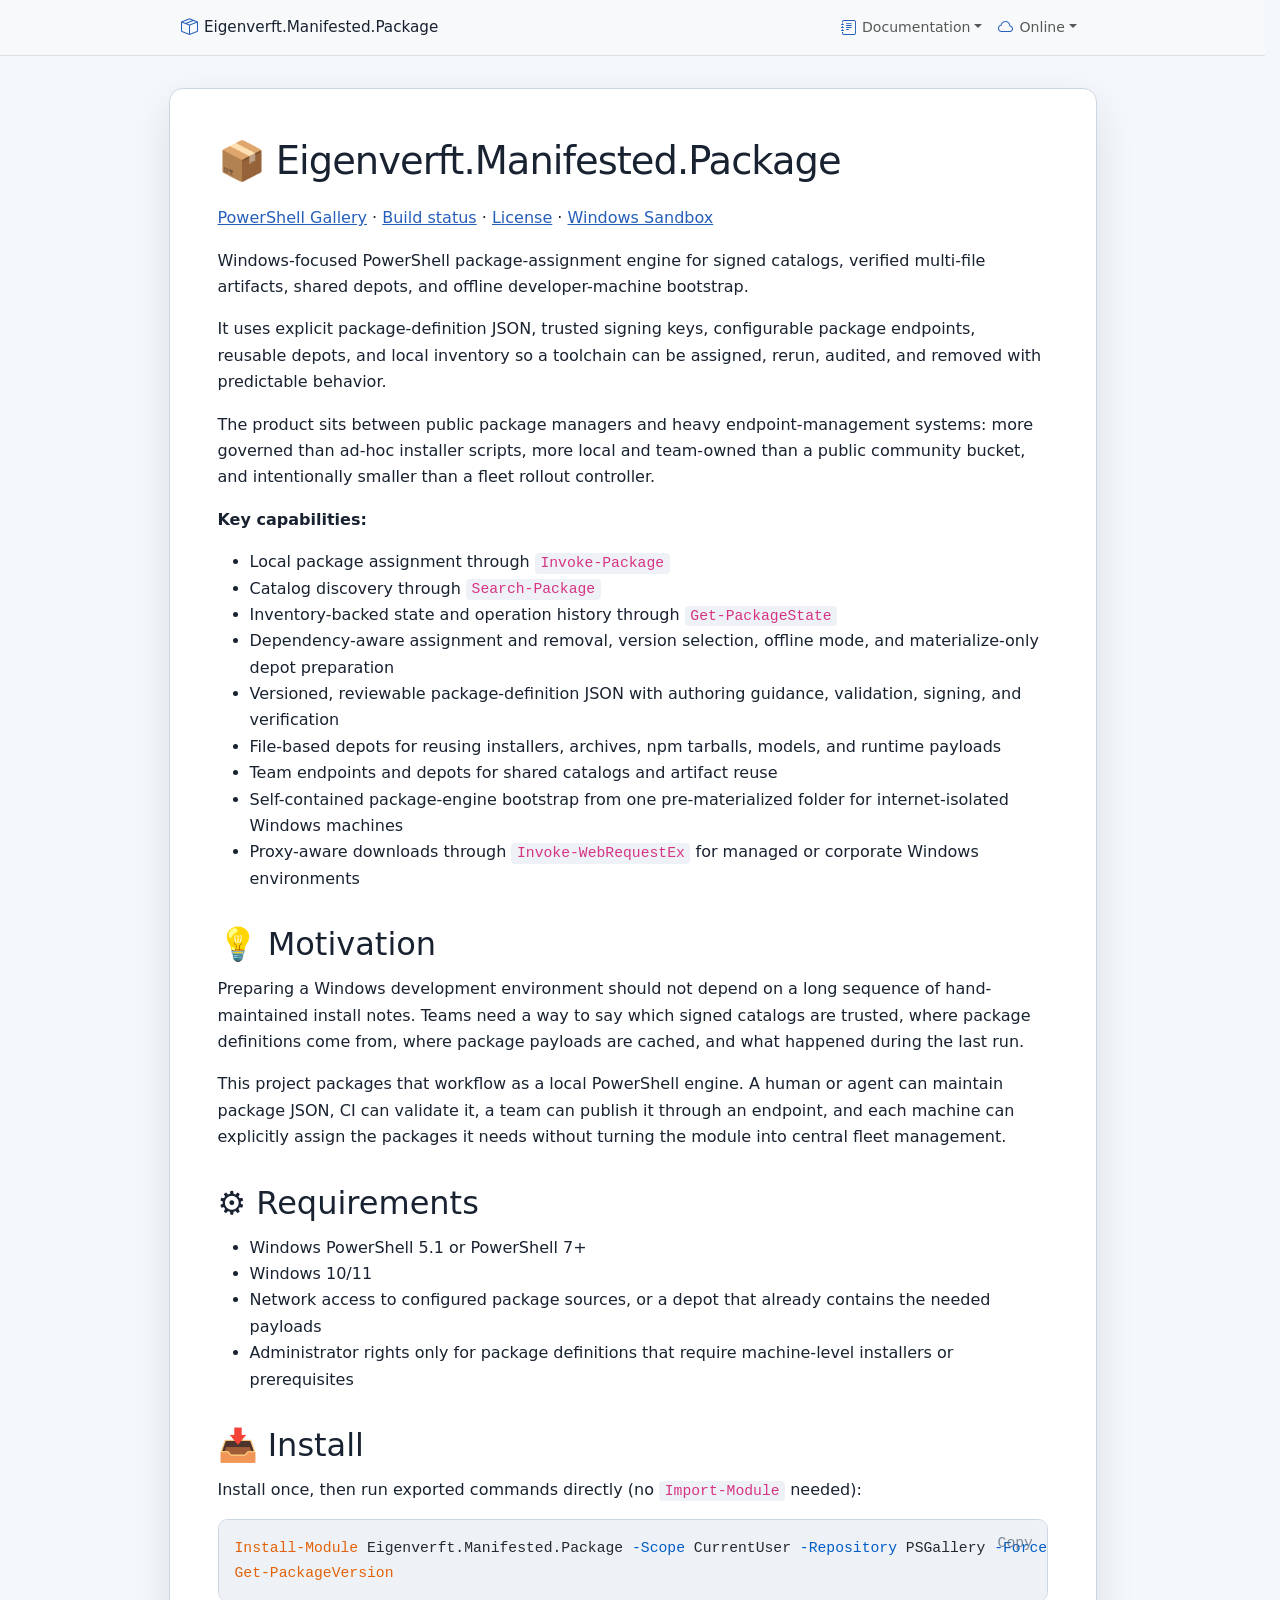
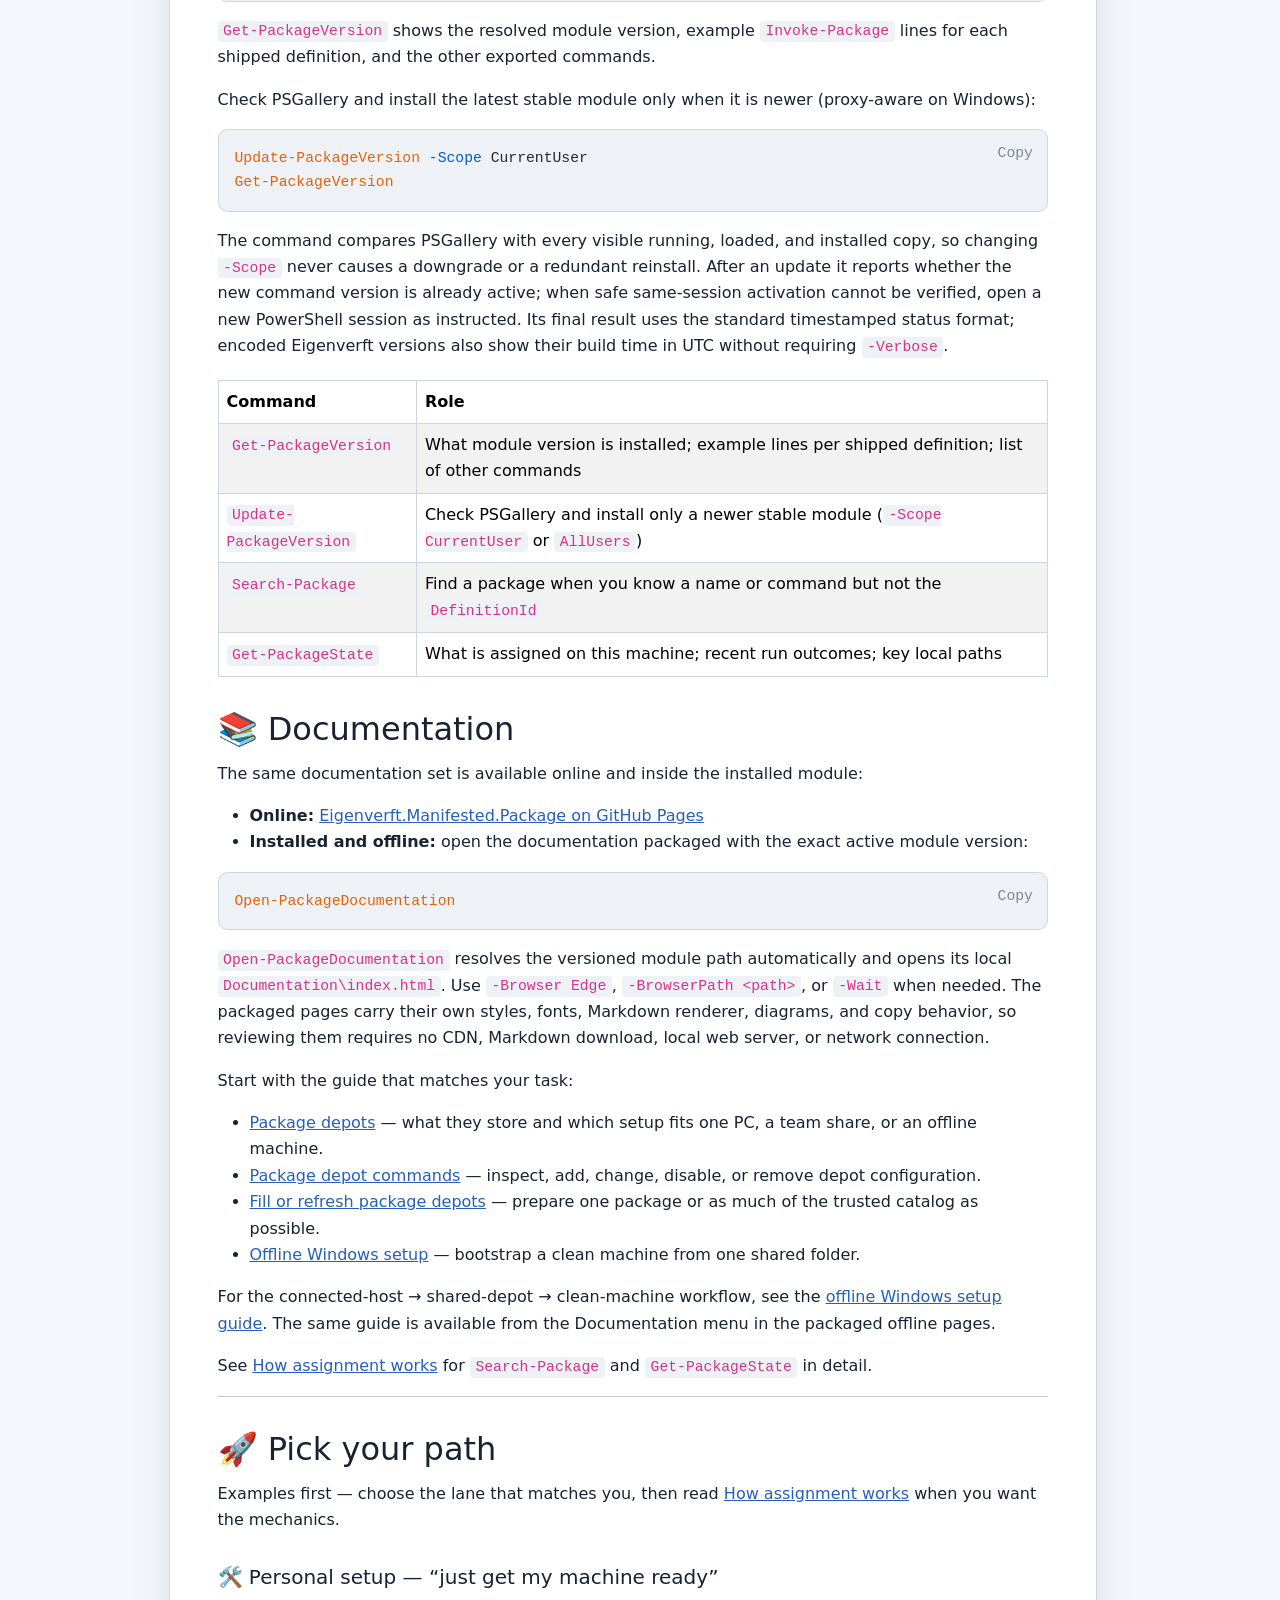
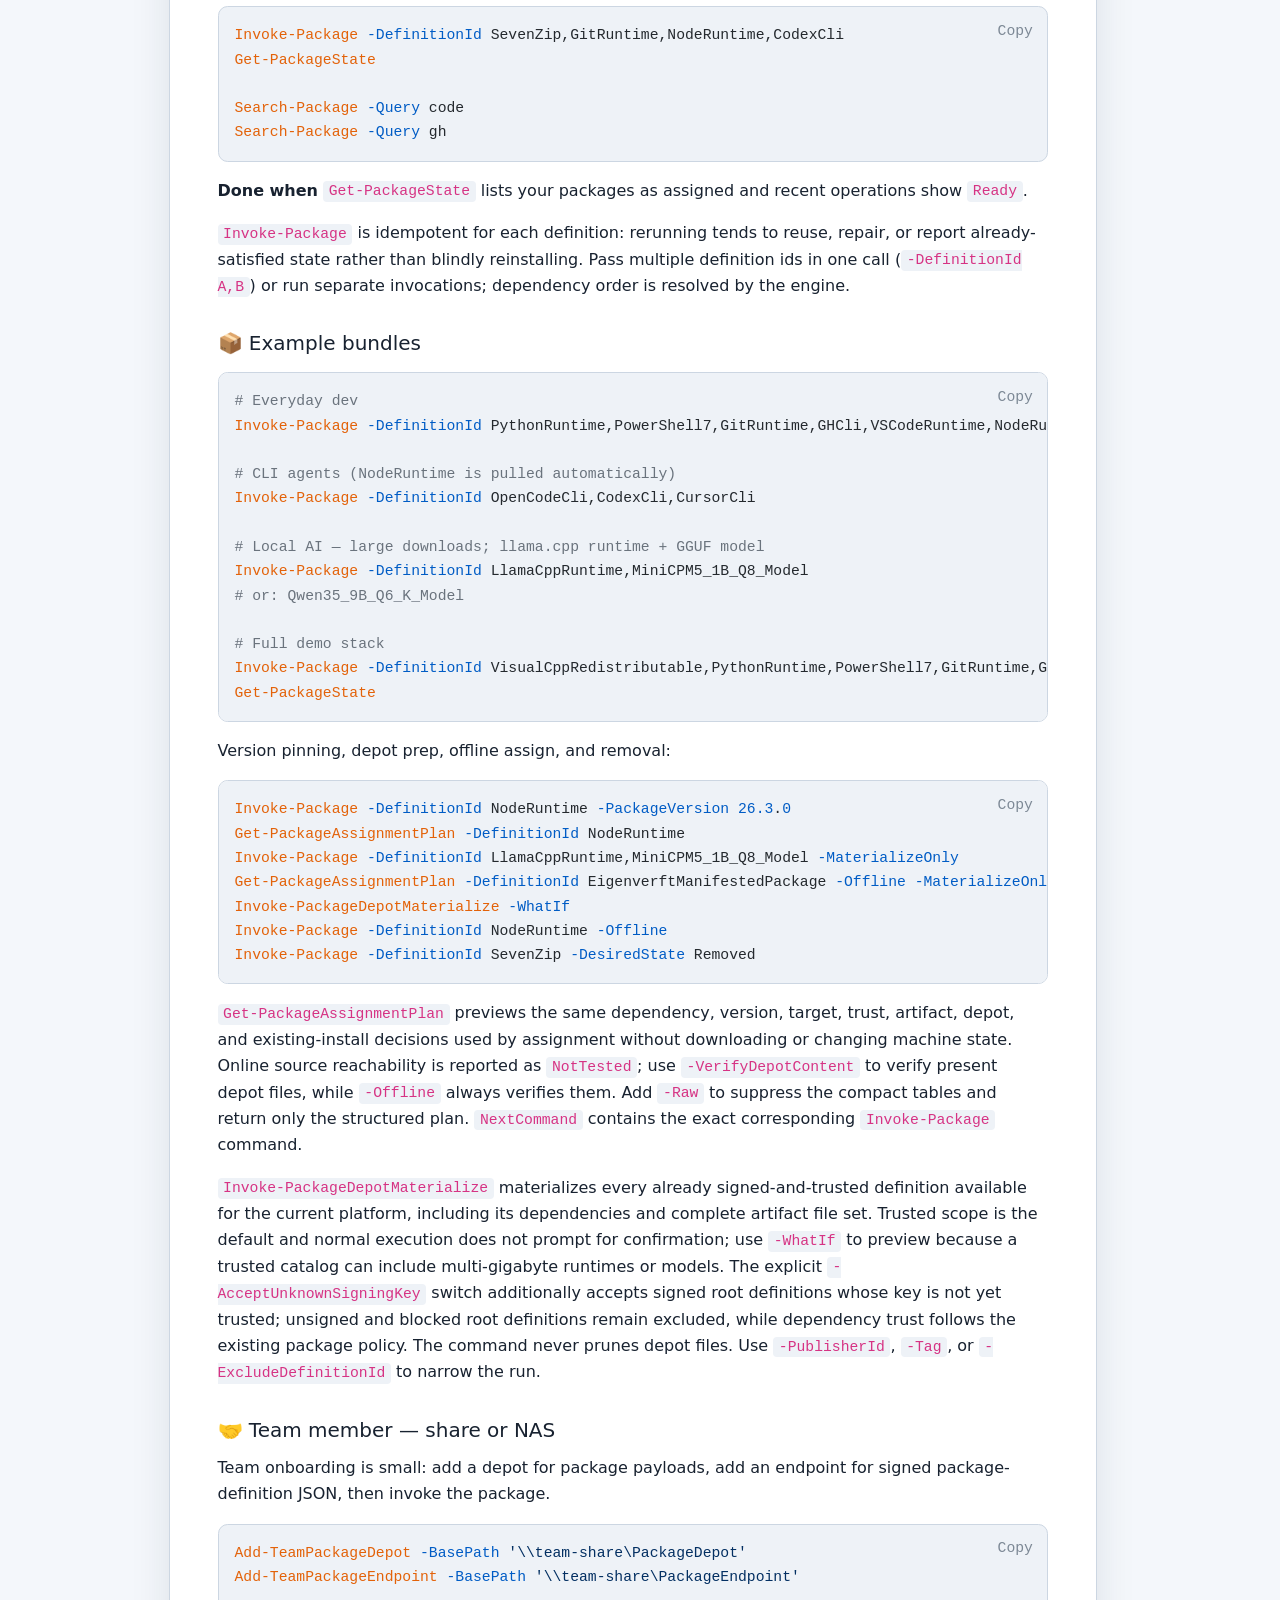
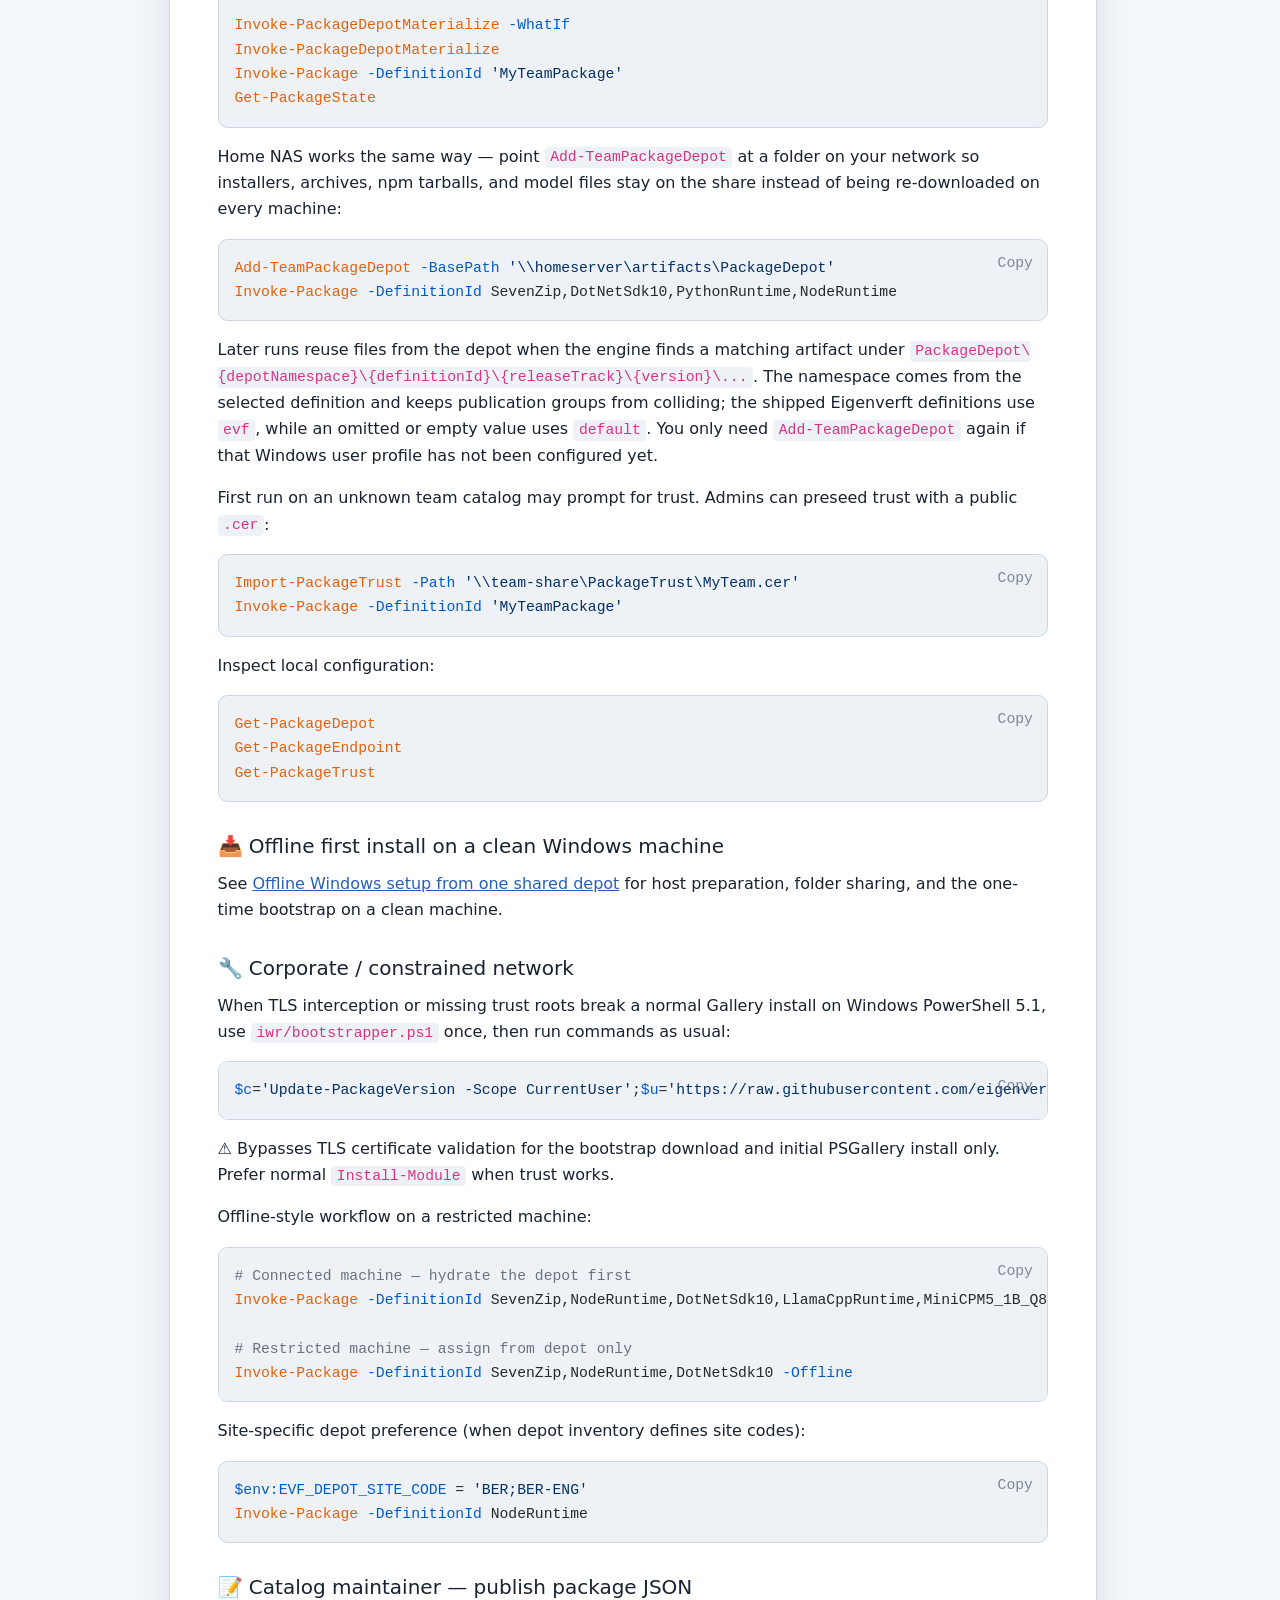
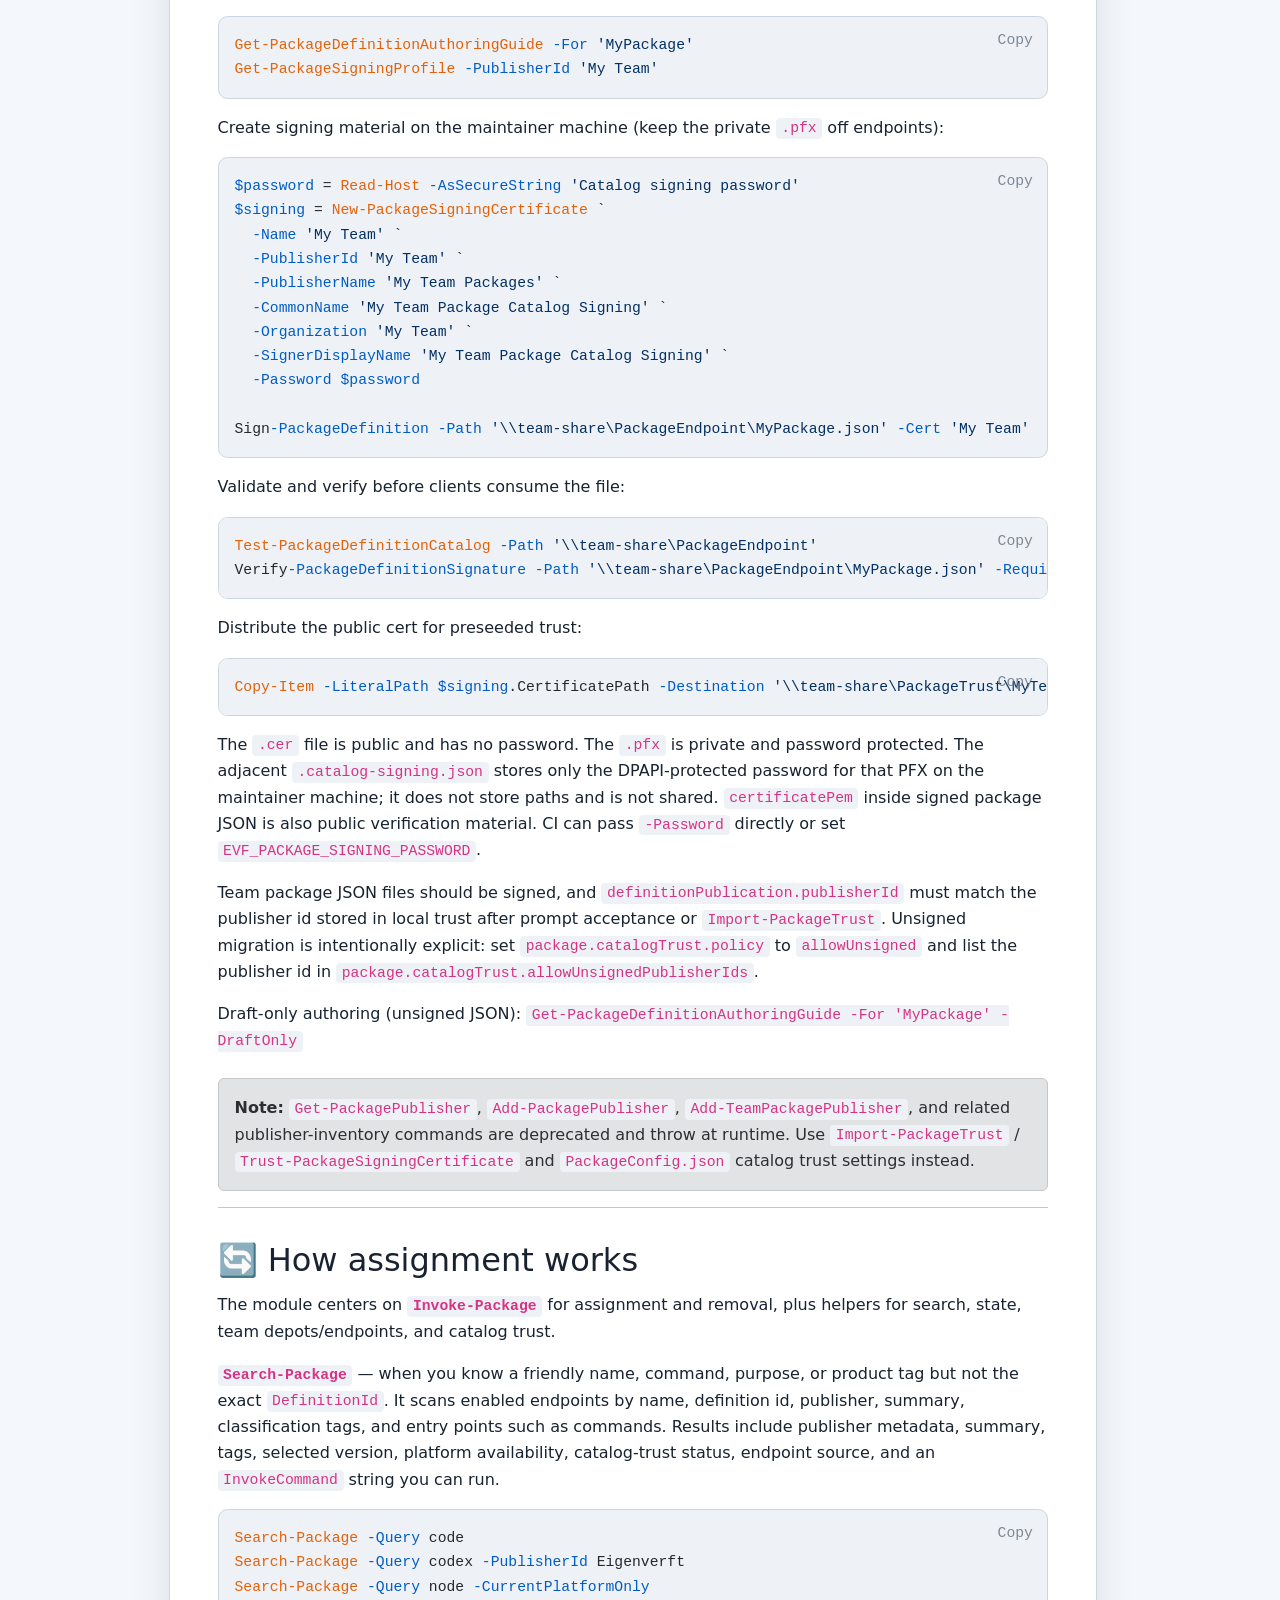
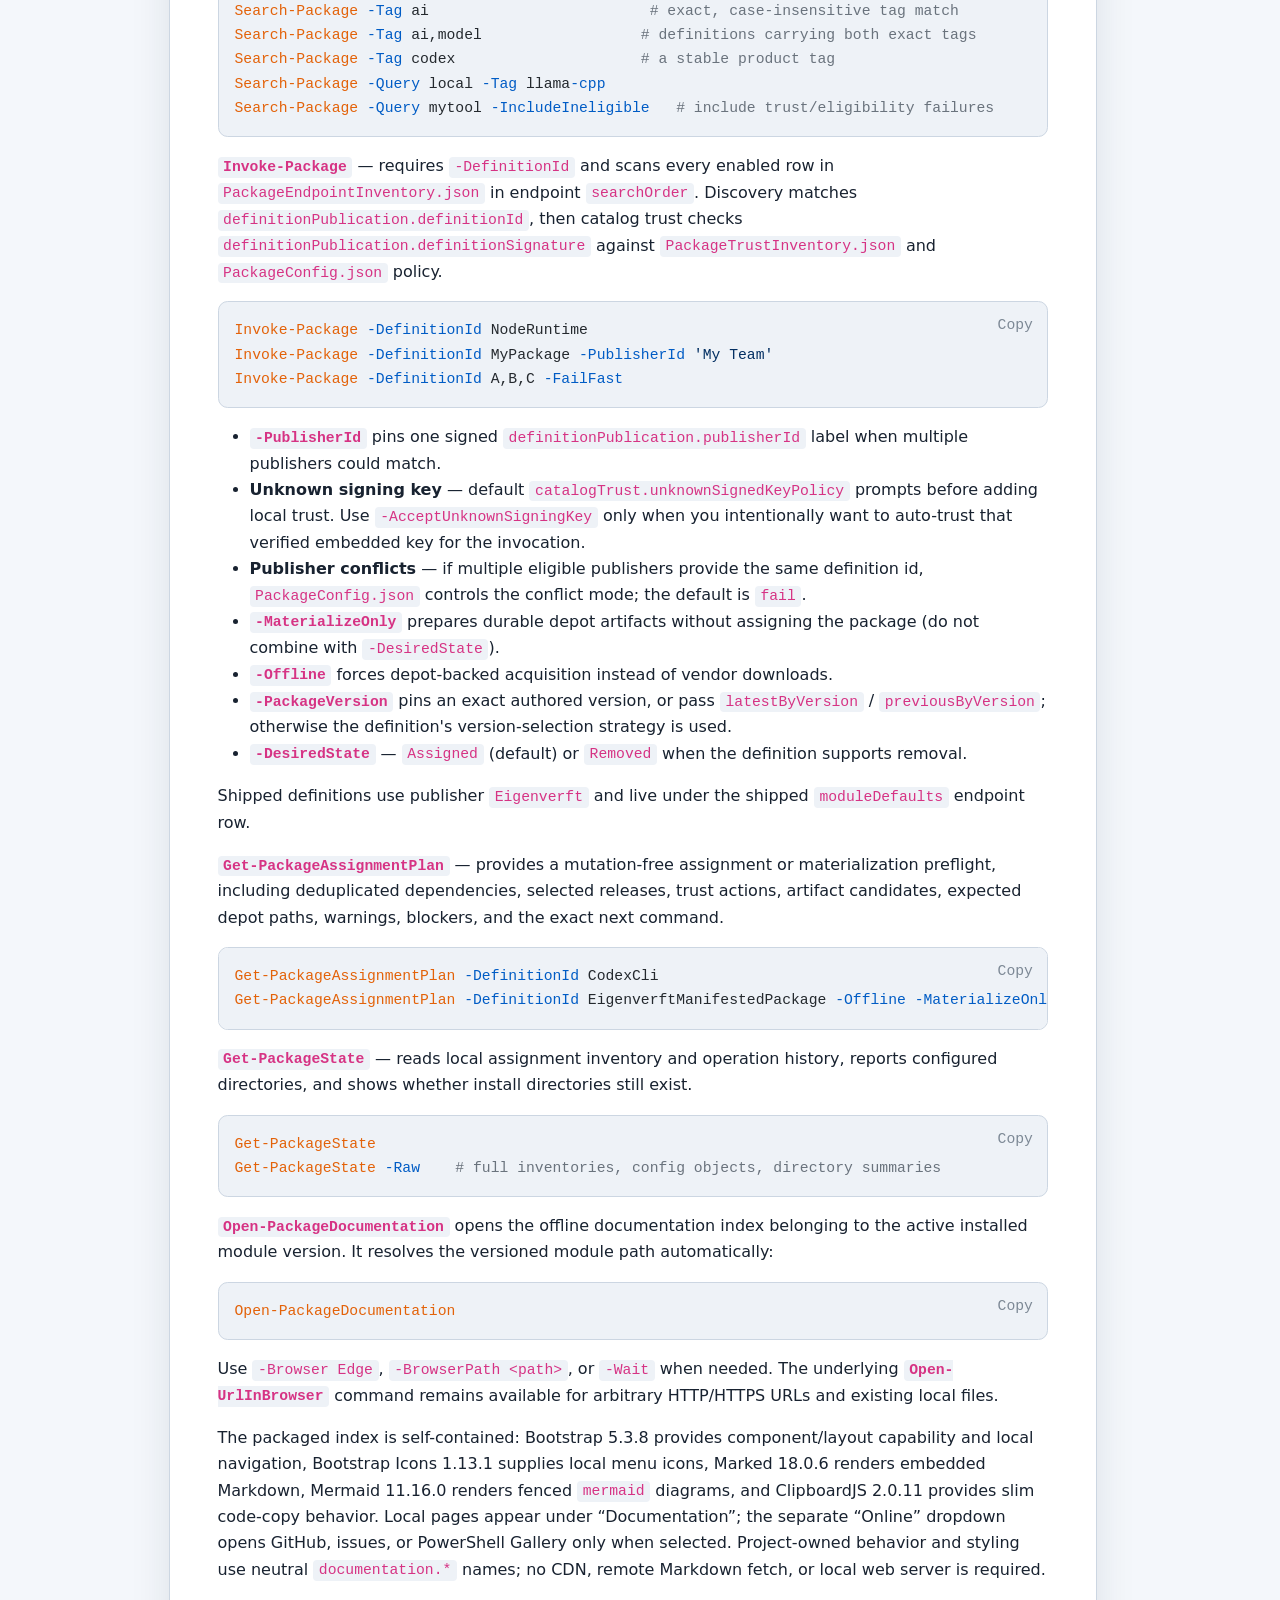
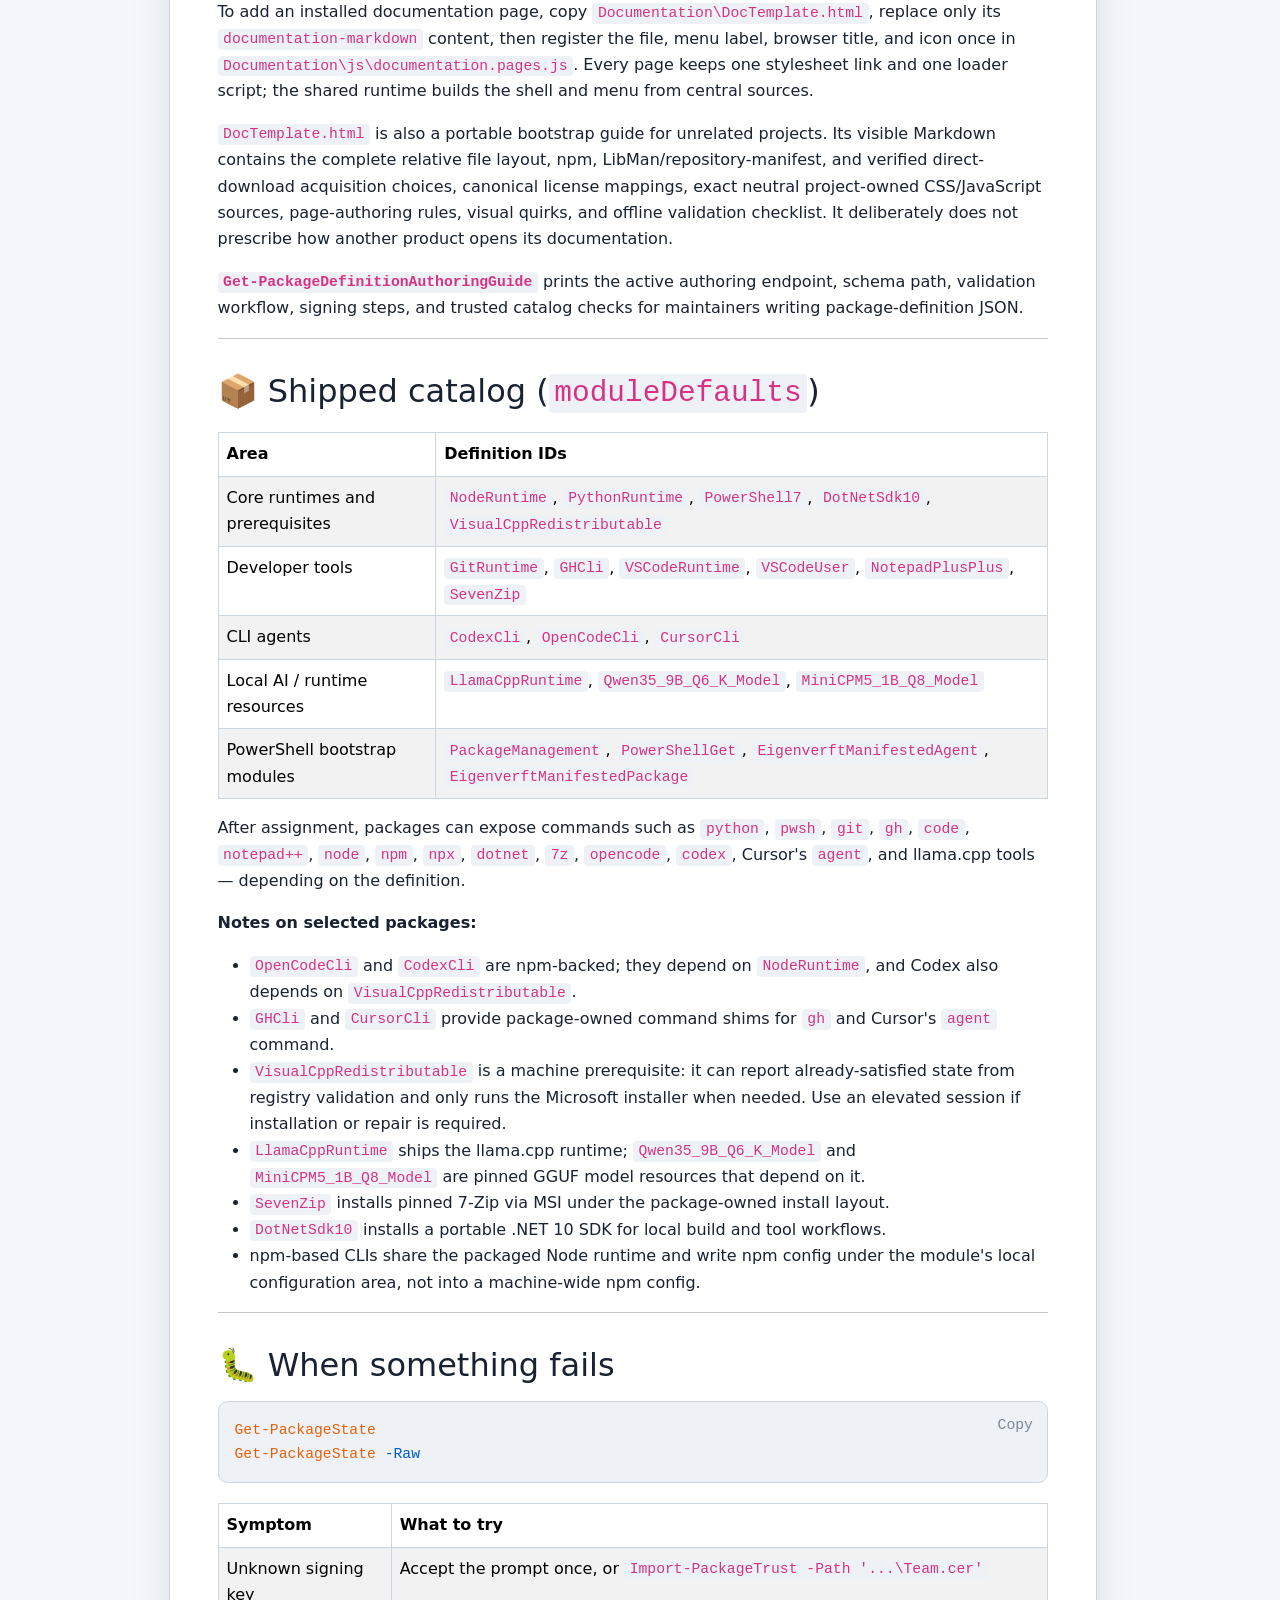
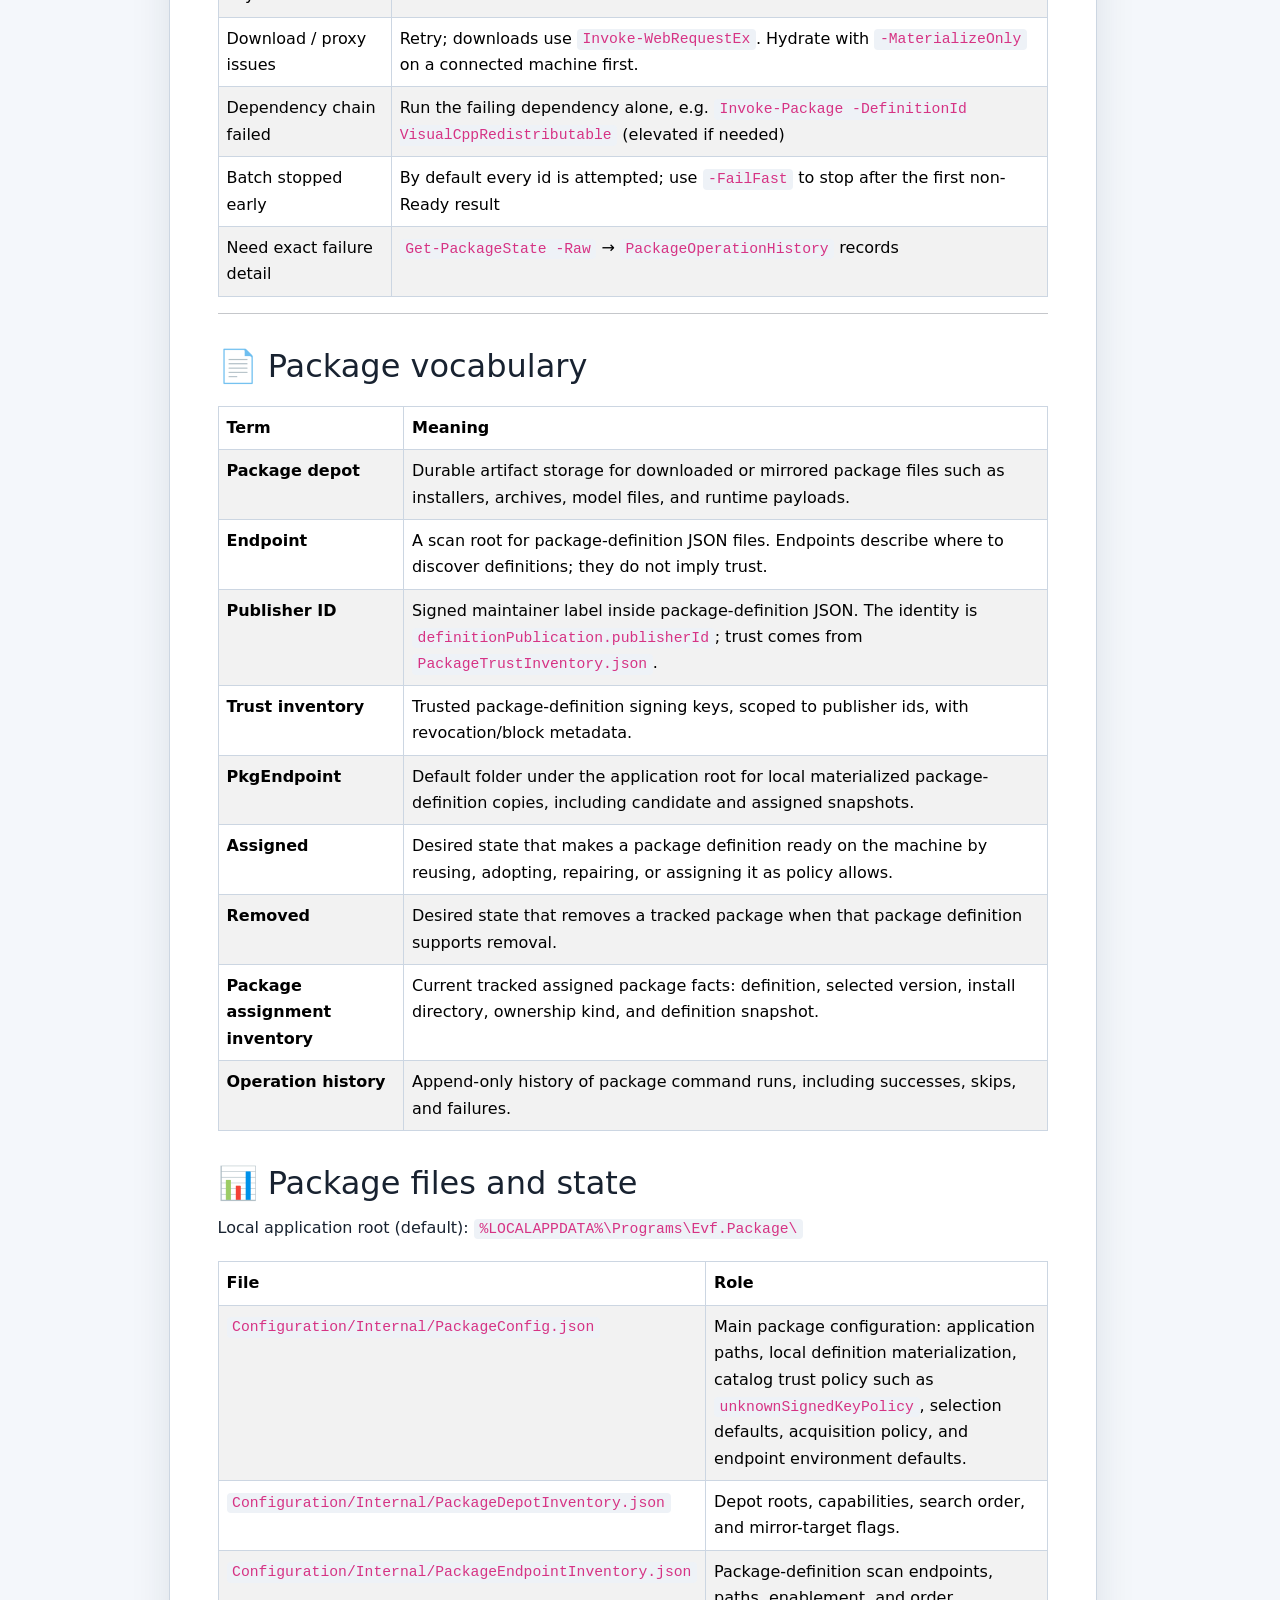
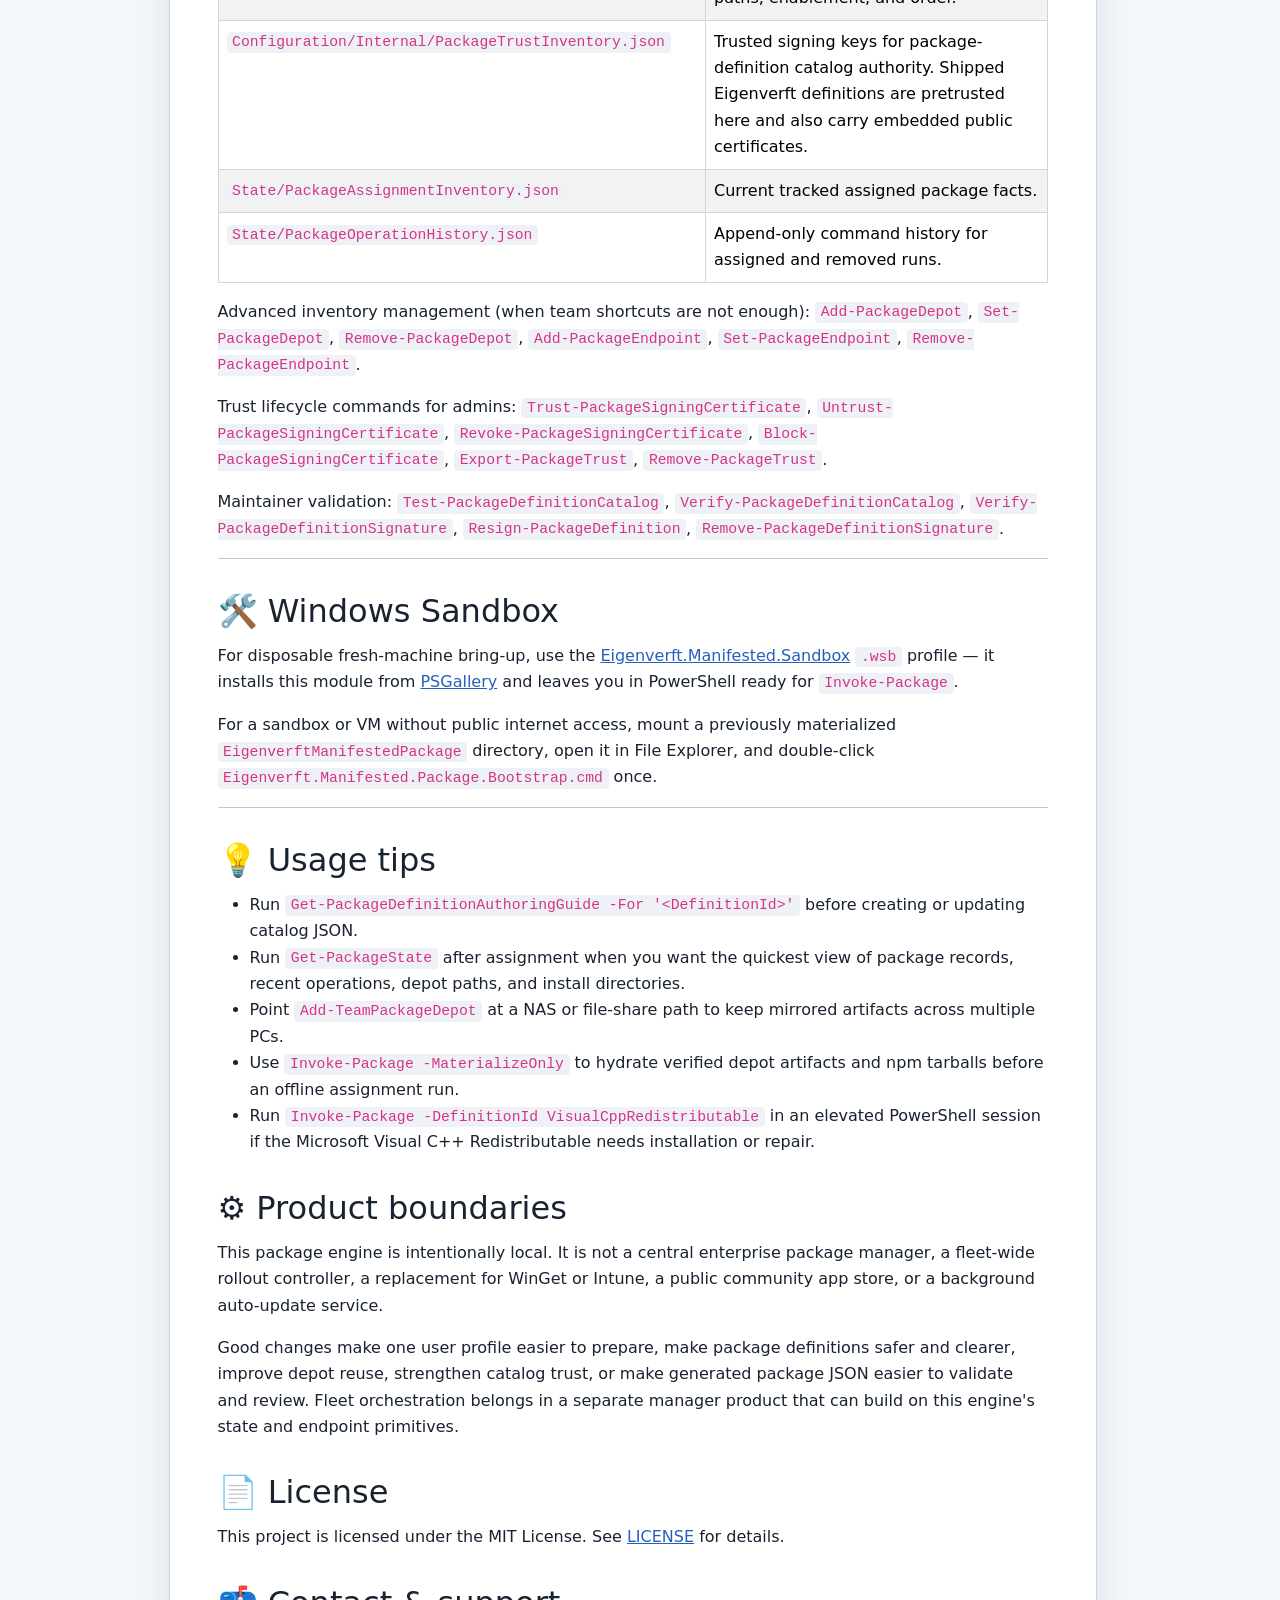
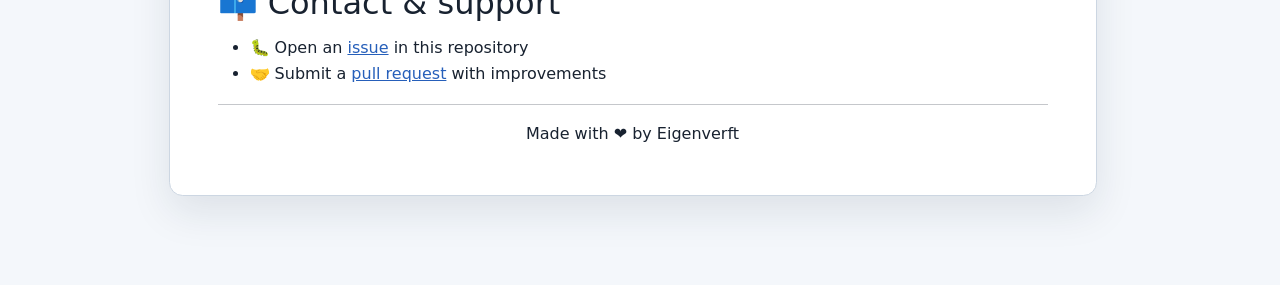
<file: src/prj/Eigenverft.Manifested.Package/Documentation/index.html>
<!doctype html>
<html lang="en">
<head>
  <meta charset="utf-8">
  <meta name="viewport" content="width=device-width, initial-scale=1">
  <meta name="color-scheme" content="light dark">
  <title>Documentation</title>
  <link rel="stylesheet" href="./css/documentation.css">
  <script src="./js/documentation.loader.js" defer></script>
</head>
<body>
  <script id="documentation-markdown" type="text/markdown">
# 📦 Eigenverft.Manifested.Package

[PowerShell Gallery](https://www.powershellgallery.com/packages/Eigenverft.Manifested.Package) · [Build status](https://github.com/eigenverft/Eigenverft.Manifested.Package/actions/workflows/cicd.yml) · [License](https://github.com/eigenverft/Eigenverft.Manifested.Package/blob/main/LICENSE) · [Windows Sandbox](https://github.com/eigenverft/Eigenverft.Manifested.Sandbox)

Windows-focused PowerShell package-assignment engine for signed catalogs, verified multi-file artifacts, shared depots, and offline developer-machine bootstrap.

It uses explicit package-definition JSON, trusted signing keys, configurable package endpoints, reusable depots, and local inventory so a toolchain can be assigned, rerun, audited, and removed with predictable behavior.

The product sits between public package managers and heavy endpoint-management systems: more governed than ad-hoc installer scripts, more local and team-owned than a public community bucket, and intentionally smaller than a fleet rollout controller.

**Key capabilities:**

- Local package assignment through `Invoke-Package`
- Catalog discovery through `Search-Package`
- Inventory-backed state and operation history through `Get-PackageState`
- Dependency-aware assignment and removal, version selection, offline mode, and materialize-only depot preparation
- Versioned, reviewable package-definition JSON with authoring guidance, validation, signing, and verification
- File-based depots for reusing installers, archives, npm tarballs, models, and runtime payloads
- Team endpoints and depots for shared catalogs and artifact reuse
- Self-contained package-engine bootstrap from one pre-materialized folder for internet-isolated Windows machines
- Proxy-aware downloads through `Invoke-WebRequestEx` for managed or corporate Windows environments

## 💡 Motivation

Preparing a Windows development environment should not depend on a long sequence of hand-maintained install notes. Teams need a way to say which signed catalogs are trusted, where package definitions come from, where package payloads are cached, and what happened during the last run.

This project packages that workflow as a local PowerShell engine. A human or agent can maintain package JSON, CI can validate it, a team can publish it through an endpoint, and each machine can explicitly assign the packages it needs without turning the module into central fleet management.

<a id="requirements"></a>

## ⚙️ Requirements

- Windows PowerShell 5.1 or PowerShell 7+
- Windows 10/11
- Network access to configured package sources, or a depot that already contains the needed payloads
- Administrator rights only for package definitions that require machine-level installers or prerequisites

## 📥 Install

Install once, then run exported commands directly (no `Import-Module` needed):

```powershell
Install-Module Eigenverft.Manifested.Package -Scope CurrentUser -Repository PSGallery -Force -AllowClobber
Get-PackageVersion
```

`Get-PackageVersion` shows the resolved module version, example `Invoke-Package` lines for each shipped definition, and the other exported commands.

Check PSGallery and install the latest stable module only when it is newer (proxy-aware on Windows):

```powershell
Update-PackageVersion -Scope CurrentUser
Get-PackageVersion
```

The command compares PSGallery with every visible running, loaded, and installed copy, so changing
`-Scope` never causes a downgrade or a redundant reinstall. After an update it reports whether the
new command version is already active; when safe same-session activation cannot be verified, open a
new PowerShell session as instructed. Its final result uses the standard timestamped status format;
encoded Eigenverft versions also show their build time in UTC without requiring `-Verbose`.

| Command | Role |
| --- | --- |
| `Get-PackageVersion` | What module version is installed; example lines per shipped definition; list of other commands |
| `Update-PackageVersion` | Check PSGallery and install only a newer stable module (`-Scope CurrentUser` or `AllUsers`) |
| `Search-Package` | Find a package when you know a name or command but not the `DefinitionId` |
| `Get-PackageState` | What is assigned on this machine; recent run outcomes; key local paths |

## 📚 Documentation

The same documentation set is available online and inside the installed module:

- **Online:** [Eigenverft.Manifested.Package on GitHub Pages](https://eigenverft.github.io/Eigenverft.Manifested.Package/)
- **Installed and offline:** open the documentation packaged with the exact active module version:

```powershell
Open-PackageDocumentation
```

`Open-PackageDocumentation` resolves the versioned module path automatically and opens its local `Documentation\index.html`. Use `-Browser Edge`, `-BrowserPath <path>`, or `-Wait` when needed. The packaged pages carry their own styles, fonts, Markdown renderer, diagrams, and copy behavior, so reviewing them requires no CDN, Markdown download, local web server, or network connection.

Start with the guide that matches your task:

- [Package depots](./PackageDepots.html) — what they store and which setup fits one PC, a team share, or an offline machine.
- [Package depot commands](./PackageDepotCommands.html) — inspect, add, change, disable, or remove depot configuration.
- [Fill or refresh package depots](./PackageDepotMaterialize.html) — prepare one package or as much of the trusted catalog as possible.
- [Offline Windows setup](./OfflineBootstrap.html) — bootstrap a clean machine from one shared folder.

For the connected-host → shared-depot → clean-machine workflow, see the [offline Windows setup guide](./OfflineBootstrap.html). The same guide is available from the Documentation menu in the packaged offline pages.

See [How assignment works](#how-assignment-works) for `Search-Package` and `Get-PackageState` in detail.

---

## 🚀 Pick your path

Examples first — choose the lane that matches you, then read [How assignment works](#how-assignment-works) when you want the mechanics.

### 🛠️ Personal setup — “just get my machine ready”

```powershell
Invoke-Package -DefinitionId SevenZip,GitRuntime,NodeRuntime,CodexCli
Get-PackageState

Search-Package -Query code
Search-Package -Query gh
```

**Done when** `Get-PackageState` lists your packages as assigned and recent operations show `Ready`.

`Invoke-Package` is idempotent for each definition: rerunning tends to reuse, repair, or report already-satisfied state rather than blindly reinstalling. Pass multiple definition ids in one call (`-DefinitionId A,B`) or run separate invocations; dependency order is resolved by the engine.

### 📦 Example bundles

```powershell
# Everyday dev
Invoke-Package -DefinitionId PythonRuntime,PowerShell7,GitRuntime,GHCli,VSCodeRuntime,NodeRuntime,SevenZip,DotNetSdk10

# CLI agents (NodeRuntime is pulled automatically)
Invoke-Package -DefinitionId OpenCodeCli,CodexCli,CursorCli

# Local AI — large downloads; llama.cpp runtime + GGUF model
Invoke-Package -DefinitionId LlamaCppRuntime,MiniCPM5_1B_Q8_Model
# or: Qwen35_9B_Q6_K_Model

# Full demo stack
Invoke-Package -DefinitionId VisualCppRedistributable,PythonRuntime,PowerShell7,GitRuntime,GHCli,VSCodeRuntime,NotepadPlusPlus,NodeRuntime,SevenZip,DotNetSdk10,OpenCodeCli,CodexCli,CursorCli,LlamaCppRuntime,MiniCPM5_1B_Q8_Model
Get-PackageState
```

Version pinning, depot prep, offline assign, and removal:

```powershell
Invoke-Package -DefinitionId NodeRuntime -PackageVersion 26.3.0
Get-PackageAssignmentPlan -DefinitionId NodeRuntime
Invoke-Package -DefinitionId LlamaCppRuntime,MiniCPM5_1B_Q8_Model -MaterializeOnly
Get-PackageAssignmentPlan -DefinitionId EigenverftManifestedPackage -Offline -MaterializeOnly
Invoke-PackageDepotMaterialize -WhatIf
Invoke-Package -DefinitionId NodeRuntime -Offline
Invoke-Package -DefinitionId SevenZip -DesiredState Removed
```

`Get-PackageAssignmentPlan` previews the same dependency, version, target, trust, artifact, depot, and existing-install decisions used by assignment without downloading or changing machine state. Online source reachability is reported as `NotTested`; use `-VerifyDepotContent` to verify present depot files, while `-Offline` always verifies them. Add `-Raw` to suppress the compact tables and return only the structured plan. `NextCommand` contains the exact corresponding `Invoke-Package` command.

`Invoke-PackageDepotMaterialize` materializes every already signed-and-trusted definition available for the current platform, including its dependencies and complete artifact file set. Trusted scope is the default and normal execution does not prompt for confirmation; use `-WhatIf` to preview because a trusted catalog can include multi-gigabyte runtimes or models. The explicit `-AcceptUnknownSigningKey` switch additionally accepts signed root definitions whose key is not yet trusted; unsigned and blocked root definitions remain excluded, while dependency trust follows the existing package policy. The command never prunes depot files. Use `-PublisherId`, `-Tag`, or `-ExcludeDefinitionId` to narrow the run.

### 🤝 Team member — share or NAS

Team onboarding is small: add a depot for package payloads, add an endpoint for signed package-definition JSON, then invoke the package.

```powershell
Add-TeamPackageDepot -BasePath '\\team-share\PackageDepot'
Add-TeamPackageEndpoint -BasePath '\\team-share\PackageEndpoint'

Invoke-PackageDepotMaterialize -WhatIf
Invoke-PackageDepotMaterialize
Invoke-Package -DefinitionId 'MyTeamPackage'
Get-PackageState
```

Home NAS works the same way — point `Add-TeamPackageDepot` at a folder on your network so installers, archives, npm tarballs, and model files stay on the share instead of being re-downloaded on every machine:

```powershell
Add-TeamPackageDepot -BasePath '\\homeserver\artifacts\PackageDepot'
Invoke-Package -DefinitionId SevenZip,DotNetSdk10,PythonRuntime,NodeRuntime
```

Later runs reuse files from the depot when the engine finds a matching artifact under `PackageDepot\{depotNamespace}\{definitionId}\{releaseTrack}\{version}\...`. The namespace comes from the selected definition and keeps publication groups from colliding; the shipped Eigenverft definitions use `evf`, while an omitted or empty value uses `default`. You only need `Add-TeamPackageDepot` again if that Windows user profile has not been configured yet.

First run on an unknown team catalog may prompt for trust. Admins can preseed trust with a public `.cer`:

```powershell
Import-PackageTrust -Path '\\team-share\PackageTrust\MyTeam.cer'
Invoke-Package -DefinitionId 'MyTeamPackage'
```

Inspect local configuration:

```powershell
Get-PackageDepot
Get-PackageEndpoint
Get-PackageTrust
```

### 📥 Offline first install on a clean Windows machine

See [Offline Windows setup from one shared depot](./OfflineBootstrap.html) for host preparation, folder sharing, and the one-time bootstrap on a clean machine.

### 🔧 Corporate / constrained network

When TLS interception or missing trust roots break a normal Gallery install on Windows PowerShell 5.1, use `iwr/bootstrapper.ps1` once, then run commands as usual:

```powershell
$c='Update-PackageVersion -Scope CurrentUser';$u='https://raw.githubusercontent.com/eigenverft/Eigenverft.Manifested.Package/refs/heads/main/iwr/bootstrapper.ps1';try{[Net.ServicePointManager]::SecurityProtocol=[Net.SecurityProtocolType]::Tls12}catch{};try{[Net.ServicePointManager]::ServerCertificateValidationCallback={$true}}catch{};$p=[Net.WebRequest]::GetSystemWebProxy();if($p){$p.Credentials=[Net.CredentialCache]::DefaultNetworkCredentials};$w=New-Object Net.WebClient;$w.Proxy=$p;try{$w.DownloadString($u)|iex}finally{$w.Dispose()}
```

⚠ Bypasses TLS certificate validation for the bootstrap download and initial PSGallery install only. Prefer normal `Install-Module` when trust works.

Offline-style workflow on a restricted machine:

```powershell
# Connected machine — hydrate the depot first
Invoke-Package -DefinitionId SevenZip,NodeRuntime,DotNetSdk10,LlamaCppRuntime,MiniCPM5_1B_Q8_Model -MaterializeOnly

# Restricted machine — assign from depot only
Invoke-Package -DefinitionId SevenZip,NodeRuntime,DotNetSdk10 -Offline
```

Site-specific depot preference (when depot inventory defines site codes):

```powershell
$env:EVF_DEPOT_SITE_CODE = 'BER;BER-ENG'
Invoke-Package -DefinitionId NodeRuntime
```

### 📝 Catalog maintainer — publish package JSON

```powershell
Get-PackageDefinitionAuthoringGuide -For 'MyPackage'
Get-PackageSigningProfile -PublisherId 'My Team'
```

Create signing material on the maintainer machine (keep the private `.pfx` off endpoints):

```powershell
$password = Read-Host -AsSecureString 'Catalog signing password'
$signing = New-PackageSigningCertificate `
  -Name 'My Team' `
  -PublisherId 'My Team' `
  -PublisherName 'My Team Packages' `
  -CommonName 'My Team Package Catalog Signing' `
  -Organization 'My Team' `
  -SignerDisplayName 'My Team Package Catalog Signing' `
  -Password $password

Sign-PackageDefinition -Path '\\team-share\PackageEndpoint\MyPackage.json' -Cert 'My Team'
```

Validate and verify before clients consume the file:

```powershell
Test-PackageDefinitionCatalog -Path '\\team-share\PackageEndpoint'
Verify-PackageDefinitionSignature -Path '\\team-share\PackageEndpoint\MyPackage.json' -RequireTrusted
```

Distribute the public cert for preseeded trust:

```powershell
Copy-Item -LiteralPath $signing.CertificatePath -Destination '\\team-share\PackageTrust\MyTeam.cer'
```

The `.cer` file is public and has no password. The `.pfx` is private and password protected. The adjacent `.catalog-signing.json` stores only the DPAPI-protected password for that PFX on the maintainer machine; it does not store paths and is not shared. `certificatePem` inside signed package JSON is also public verification material. CI can pass `-Password` directly or set `EVF_PACKAGE_SIGNING_PASSWORD`.

Team package JSON files should be signed, and `definitionPublication.publisherId` must match the publisher id stored in local trust after prompt acceptance or `Import-PackageTrust`. Unsigned migration is intentionally explicit: set `package.catalogTrust.policy` to `allowUnsigned` and list the publisher id in `package.catalogTrust.allowUnsignedPublisherIds`.

Draft-only authoring (unsigned JSON): `Get-PackageDefinitionAuthoringGuide -For 'MyPackage' -DraftOnly`

> **Note:** `Get-PackagePublisher`, `Add-PackagePublisher`, `Add-TeamPackagePublisher`, and related publisher-inventory commands are deprecated and throw at runtime. Use `Import-PackageTrust` / `Trust-PackageSigningCertificate` and `PackageConfig.json` catalog trust settings instead.

---

<a id="how-assignment-works"></a>

## 🔄 How assignment works

The module centers on **`Invoke-Package`** for assignment and removal, plus helpers for search, state, team depots/endpoints, and catalog trust.

**`Search-Package`** — when you know a friendly name, command, purpose, or product tag but not the exact `DefinitionId`. It scans enabled endpoints by name, definition id, publisher, summary, classification tags, and entry points such as commands. Results include publisher metadata, summary, tags, selected version, platform availability, catalog-trust status, endpoint source, and an `InvokeCommand` string you can run.

```powershell
Search-Package -Query code
Search-Package -Query codex -PublisherId Eigenverft
Search-Package -Query node -CurrentPlatformOnly
Search-Package -Tag ai                         # exact, case-insensitive tag match
Search-Package -Tag ai,model                  # definitions carrying both exact tags
Search-Package -Tag codex                     # a stable product tag
Search-Package -Query local -Tag llama-cpp
Search-Package -Query mytool -IncludeIneligible   # include trust/eligibility failures
```

**`Invoke-Package`** — requires `-DefinitionId` and scans every enabled row in `PackageEndpointInventory.json` in endpoint `searchOrder`. Discovery matches `definitionPublication.definitionId`, then catalog trust checks `definitionPublication.definitionSignature` against `PackageTrustInventory.json` and `PackageConfig.json` policy.

```powershell
Invoke-Package -DefinitionId NodeRuntime
Invoke-Package -DefinitionId MyPackage -PublisherId 'My Team'
Invoke-Package -DefinitionId A,B,C -FailFast
```

- **`-PublisherId`** pins one signed `definitionPublication.publisherId` label when multiple publishers could match.
- **Unknown signing key** — default `catalogTrust.unknownSignedKeyPolicy` prompts before adding local trust. Use `-AcceptUnknownSigningKey` only when you intentionally want to auto-trust that verified embedded key for the invocation.
- **Publisher conflicts** — if multiple eligible publishers provide the same definition id, `PackageConfig.json` controls the conflict mode; the default is `fail`.
- **`-MaterializeOnly`** prepares durable depot artifacts without assigning the package (do not combine with `-DesiredState`).
- **`-Offline`** forces depot-backed acquisition instead of vendor downloads.
- **`-PackageVersion`** pins an exact authored version, or pass `latestByVersion` / `previousByVersion`; otherwise the definition's version-selection strategy is used.
- **`-DesiredState`** — `Assigned` (default) or `Removed` when the definition supports removal.

Shipped definitions use publisher `Eigenverft` and live under the shipped `moduleDefaults` endpoint row.

**`Get-PackageAssignmentPlan`** — provides a mutation-free assignment or materialization preflight, including deduplicated dependencies, selected releases, trust actions, artifact candidates, expected depot paths, warnings, blockers, and the exact next command.

```powershell
Get-PackageAssignmentPlan -DefinitionId CodexCli
Get-PackageAssignmentPlan -DefinitionId EigenverftManifestedPackage -Offline -MaterializeOnly -Raw
```

**`Get-PackageState`** — reads local assignment inventory and operation history, reports configured directories, and shows whether install directories still exist.

```powershell
Get-PackageState
Get-PackageState -Raw    # full inventories, config objects, directory summaries
```

**`Open-PackageDocumentation`** opens the offline documentation index belonging to the active installed module version. It resolves the versioned module path automatically:

```powershell
Open-PackageDocumentation
```

Use `-Browser Edge`, `-BrowserPath <path>`, or `-Wait` when needed. The underlying **`Open-UrlInBrowser`** command remains available for arbitrary HTTP/HTTPS URLs and existing local files.

The packaged index is self-contained: Bootstrap 5.3.8 provides component/layout capability and local navigation, Bootstrap Icons 1.13.1 supplies local menu icons, Marked 18.0.6 renders embedded Markdown, Mermaid 11.16.0 renders fenced `mermaid` diagrams, and ClipboardJS 2.0.11 provides slim code-copy behavior. Local pages appear under “Documentation”; the separate “Online” dropdown opens GitHub, issues, or PowerShell Gallery only when selected. Project-owned behavior and styling use neutral `documentation.*` names; no CDN, remote Markdown fetch, or local web server is required.

To add an installed documentation page, copy `Documentation\DocTemplate.html`, replace only its `documentation-markdown` content, then register the file, menu label, browser title, and icon once in `Documentation\js\documentation.pages.js`. Every page keeps one stylesheet link and one loader script; the shared runtime builds the shell and menu from central sources.

`DocTemplate.html` is also a portable bootstrap guide for unrelated projects. Its visible Markdown contains the complete relative file layout, npm, LibMan/repository-manifest, and verified direct-download acquisition choices, canonical license mappings, exact neutral project-owned CSS/JavaScript sources, page-authoring rules, visual quirks, and offline validation checklist. It deliberately does not prescribe how another product opens its documentation.

**`Get-PackageDefinitionAuthoringGuide`** prints the active authoring endpoint, schema path, validation workflow, signing steps, and trusted catalog checks for maintainers writing package-definition JSON.

---

## 📦 Shipped catalog (`moduleDefaults`)

| Area | Definition IDs |
| --- | --- |
| Core runtimes and prerequisites | `NodeRuntime`, `PythonRuntime`, `PowerShell7`, `DotNetSdk10`, `VisualCppRedistributable` |
| Developer tools | `GitRuntime`, `GHCli`, `VSCodeRuntime`, `VSCodeUser`, `NotepadPlusPlus`, `SevenZip` |
| CLI agents | `CodexCli`, `OpenCodeCli`, `CursorCli` |
| Local AI / runtime resources | `LlamaCppRuntime`, `Qwen35_9B_Q6_K_Model`, `MiniCPM5_1B_Q8_Model` |
| PowerShell bootstrap modules | `PackageManagement`, `PowerShellGet`, `EigenverftManifestedAgent`, `EigenverftManifestedPackage` |

After assignment, packages can expose commands such as `python`, `pwsh`, `git`, `gh`, `code`, `notepad++`, `node`, `npm`, `npx`, `dotnet`, `7z`, `opencode`, `codex`, Cursor's `agent`, and llama.cpp tools — depending on the definition.

**Notes on selected packages:**

- `OpenCodeCli` and `CodexCli` are npm-backed; they depend on `NodeRuntime`, and Codex also depends on `VisualCppRedistributable`.
- `GHCli` and `CursorCli` provide package-owned command shims for `gh` and Cursor's `agent` command.
- `VisualCppRedistributable` is a machine prerequisite: it can report already-satisfied state from registry validation and only runs the Microsoft installer when needed. Use an elevated session if installation or repair is required.
- `LlamaCppRuntime` ships the llama.cpp runtime; `Qwen35_9B_Q6_K_Model` and `MiniCPM5_1B_Q8_Model` are pinned GGUF model resources that depend on it.
- `SevenZip` installs pinned 7-Zip via MSI under the package-owned install layout.
- `DotNetSdk10` installs a portable .NET 10 SDK for local build and tool workflows.
- npm-based CLIs share the packaged Node runtime and write npm config under the module's local configuration area, not into a machine-wide npm config.

---

## 🐛 When something fails

```powershell
Get-PackageState
Get-PackageState -Raw
```

| Symptom | What to try |
| --- | --- |
| Unknown signing key | Accept the prompt once, or `Import-PackageTrust -Path '...\Team.cer'` |
| Download / proxy issues | Retry; downloads use `Invoke-WebRequestEx`. Hydrate with `-MaterializeOnly` on a connected machine first. |
| Dependency chain failed | Run the failing dependency alone, e.g. `Invoke-Package -DefinitionId VisualCppRedistributable` (elevated if needed) |
| Batch stopped early | By default every id is attempted; use `-FailFast` to stop after the first non-Ready result |
| Need exact failure detail | `Get-PackageState -Raw` → `PackageOperationHistory` records |

---

## 📄 Package vocabulary

| Term | Meaning |
| --- | --- |
| **Package depot** | Durable artifact storage for downloaded or mirrored package files such as installers, archives, model files, and runtime payloads. |
| **Endpoint** | A scan root for package-definition JSON files. Endpoints describe where to discover definitions; they do not imply trust. |
| **Publisher ID** | Signed maintainer label inside package-definition JSON. The identity is `definitionPublication.publisherId`; trust comes from `PackageTrustInventory.json`. |
| **Trust inventory** | Trusted package-definition signing keys, scoped to publisher ids, with revocation/block metadata. |
| **PkgEndpoint** | Default folder under the application root for local materialized package-definition copies, including candidate and assigned snapshots. |
| **Assigned** | Desired state that makes a package definition ready on the machine by reusing, adopting, repairing, or assigning it as policy allows. |
| **Removed** | Desired state that removes a tracked package when that package definition supports removal. |
| **Package assignment inventory** | Current tracked assigned package facts: definition, selected version, install directory, ownership kind, and definition snapshot. |
| **Operation history** | Append-only history of package command runs, including successes, skips, and failures. |

## 📊 Package files and state

Local application root (default): `%LOCALAPPDATA%\Programs\Evf.Package\`

| File | Role |
| --- | --- |
| `Configuration/Internal/PackageConfig.json` | Main package configuration: application paths, local definition materialization, catalog trust policy such as `unknownSignedKeyPolicy`, selection defaults, acquisition policy, and endpoint environment defaults. |
| `Configuration/Internal/PackageDepotInventory.json` | Depot roots, capabilities, search order, and mirror-target flags. |
| `Configuration/Internal/PackageEndpointInventory.json` | Package-definition scan endpoints, paths, enablement, and order. |
| `Configuration/Internal/PackageTrustInventory.json` | Trusted signing keys for package-definition catalog authority. Shipped Eigenverft definitions are pretrusted here and also carry embedded public certificates. |
| `State/PackageAssignmentInventory.json` | Current tracked assigned package facts. |
| `State/PackageOperationHistory.json` | Append-only command history for assigned and removed runs. |

Advanced inventory management (when team shortcuts are not enough): `Add-PackageDepot`, `Set-PackageDepot`, `Remove-PackageDepot`, `Add-PackageEndpoint`, `Set-PackageEndpoint`, `Remove-PackageEndpoint`.

Trust lifecycle commands for admins: `Trust-PackageSigningCertificate`, `Untrust-PackageSigningCertificate`, `Revoke-PackageSigningCertificate`, `Block-PackageSigningCertificate`, `Export-PackageTrust`, `Remove-PackageTrust`.

Maintainer validation: `Test-PackageDefinitionCatalog`, `Verify-PackageDefinitionCatalog`, `Verify-PackageDefinitionSignature`, `Resign-PackageDefinition`, `Remove-PackageDefinitionSignature`.

---

## 🛠️ Windows Sandbox

For disposable fresh-machine bring-up, use the [Eigenverft.Manifested.Sandbox](https://github.com/eigenverft/Eigenverft.Manifested.Sandbox) `.wsb` profile — it installs this module from [PSGallery](https://www.powershellgallery.com/packages/Eigenverft.Manifested.Package) and leaves you in PowerShell ready for `Invoke-Package`.

For a sandbox or VM without public internet access, mount a previously materialized `EigenverftManifestedPackage` directory, open it in File Explorer, and double-click `Eigenverft.Manifested.Package.Bootstrap.cmd` once.

---

## 💡 Usage tips

- Run `Get-PackageDefinitionAuthoringGuide -For '<DefinitionId>'` before creating or updating catalog JSON.
- Run `Get-PackageState` after assignment when you want the quickest view of package records, recent operations, depot paths, and install directories.
- Point `Add-TeamPackageDepot` at a NAS or file-share path to keep mirrored artifacts across multiple PCs.
- Use `Invoke-Package -MaterializeOnly` to hydrate verified depot artifacts and npm tarballs before an offline assignment run.
- Run `Invoke-Package -DefinitionId VisualCppRedistributable` in an elevated PowerShell session if the Microsoft Visual C++ Redistributable needs installation or repair.

## ⚙️ Product boundaries

This package engine is intentionally local. It is not a central enterprise package manager, a fleet-wide rollout controller, a replacement for WinGet or Intune, a public community app store, or a background auto-update service.

Good changes make one user profile easier to prepare, make package definitions safer and clearer, improve depot reuse, strengthen catalog trust, or make generated package JSON easier to validate and review. Fleet orchestration belongs in a separate manager product that can build on this engine's state and endpoint primitives.

## 📄 License

This project is licensed under the MIT License. See [LICENSE](https://github.com/eigenverft/Eigenverft.Manifested.Package/blob/main/LICENSE) for details.

## 📫 Contact & support

- 🐛 Open an [issue](https://github.com/eigenverft/Eigenverft.Manifested.Package/issues) in this repository
- 🤝 Submit a [pull request](https://github.com/eigenverft/Eigenverft.Manifested.Package/pulls) with improvements

---

<div align="center">
Made with ❤️ by Eigenverft
</div>
  </script>
  <noscript>This packaged documentation requires JavaScript enabled for local files.</noscript>
</body>
</html>
</file>
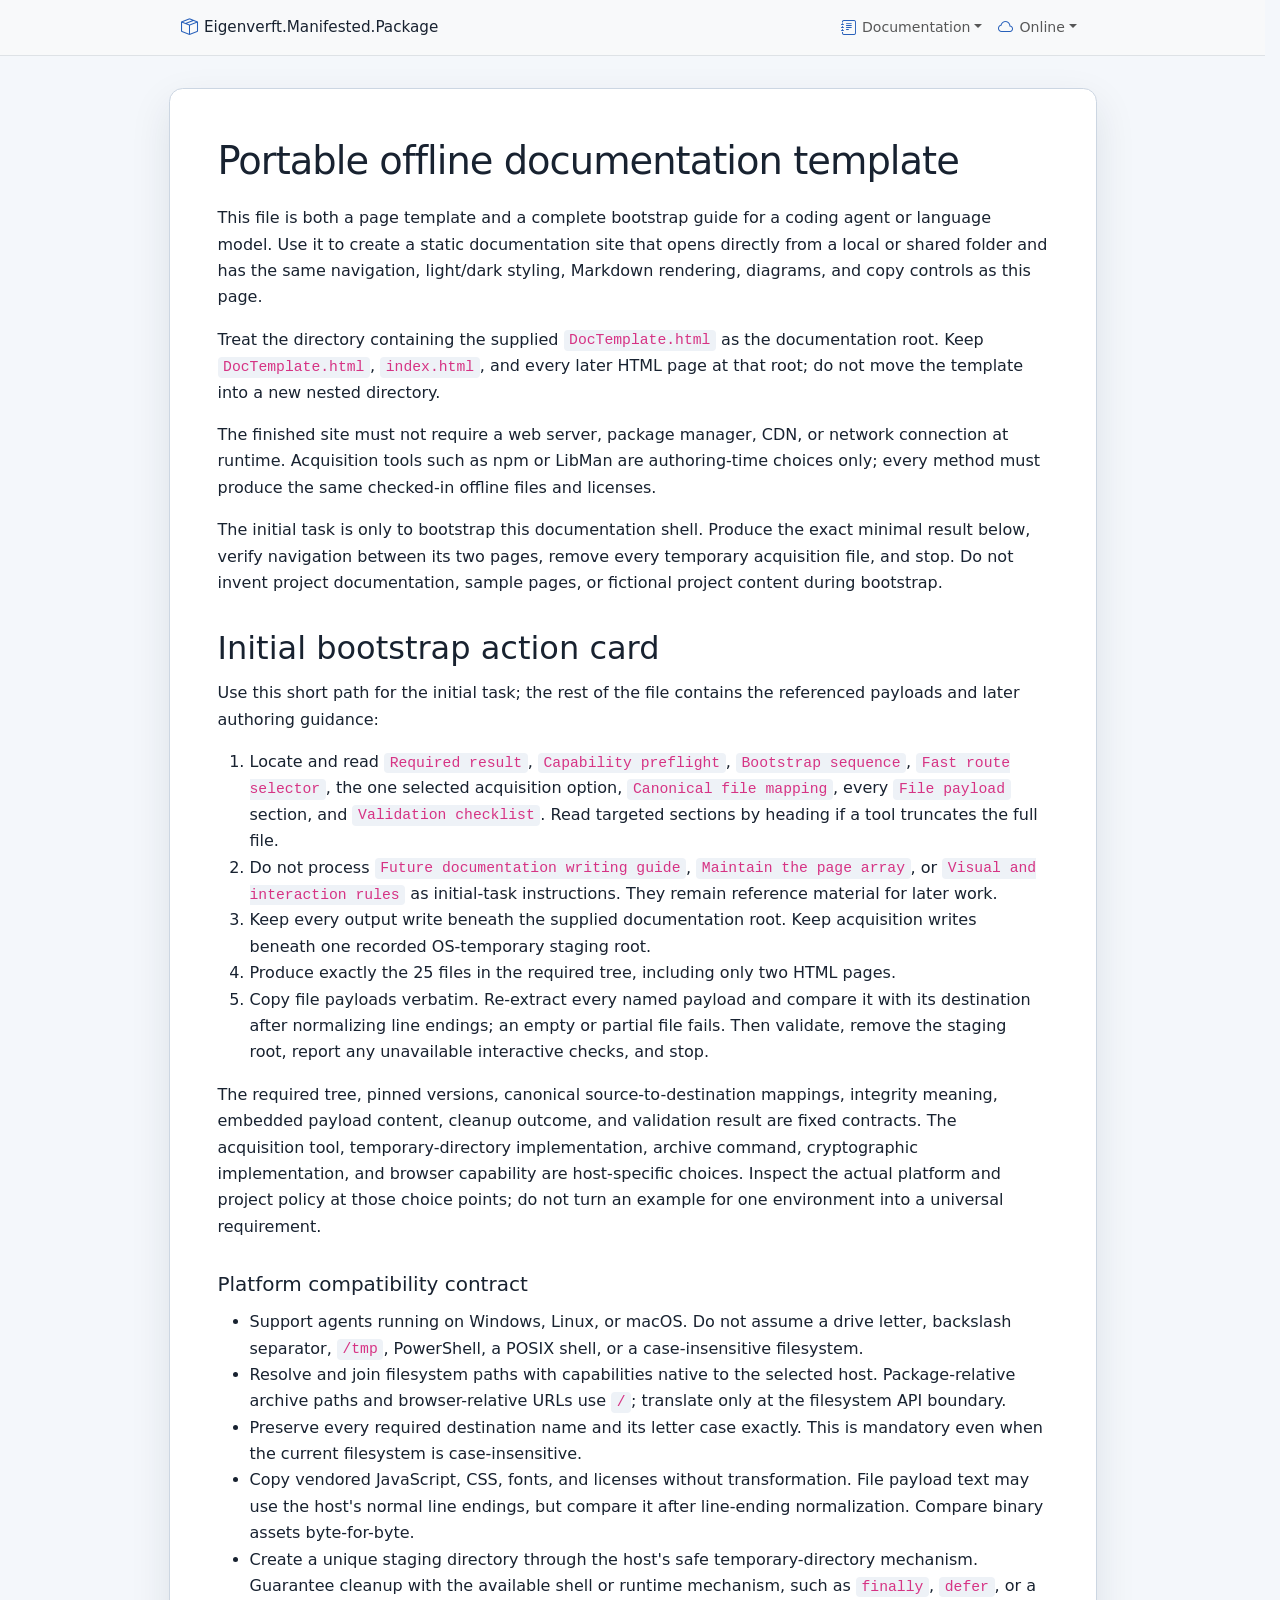
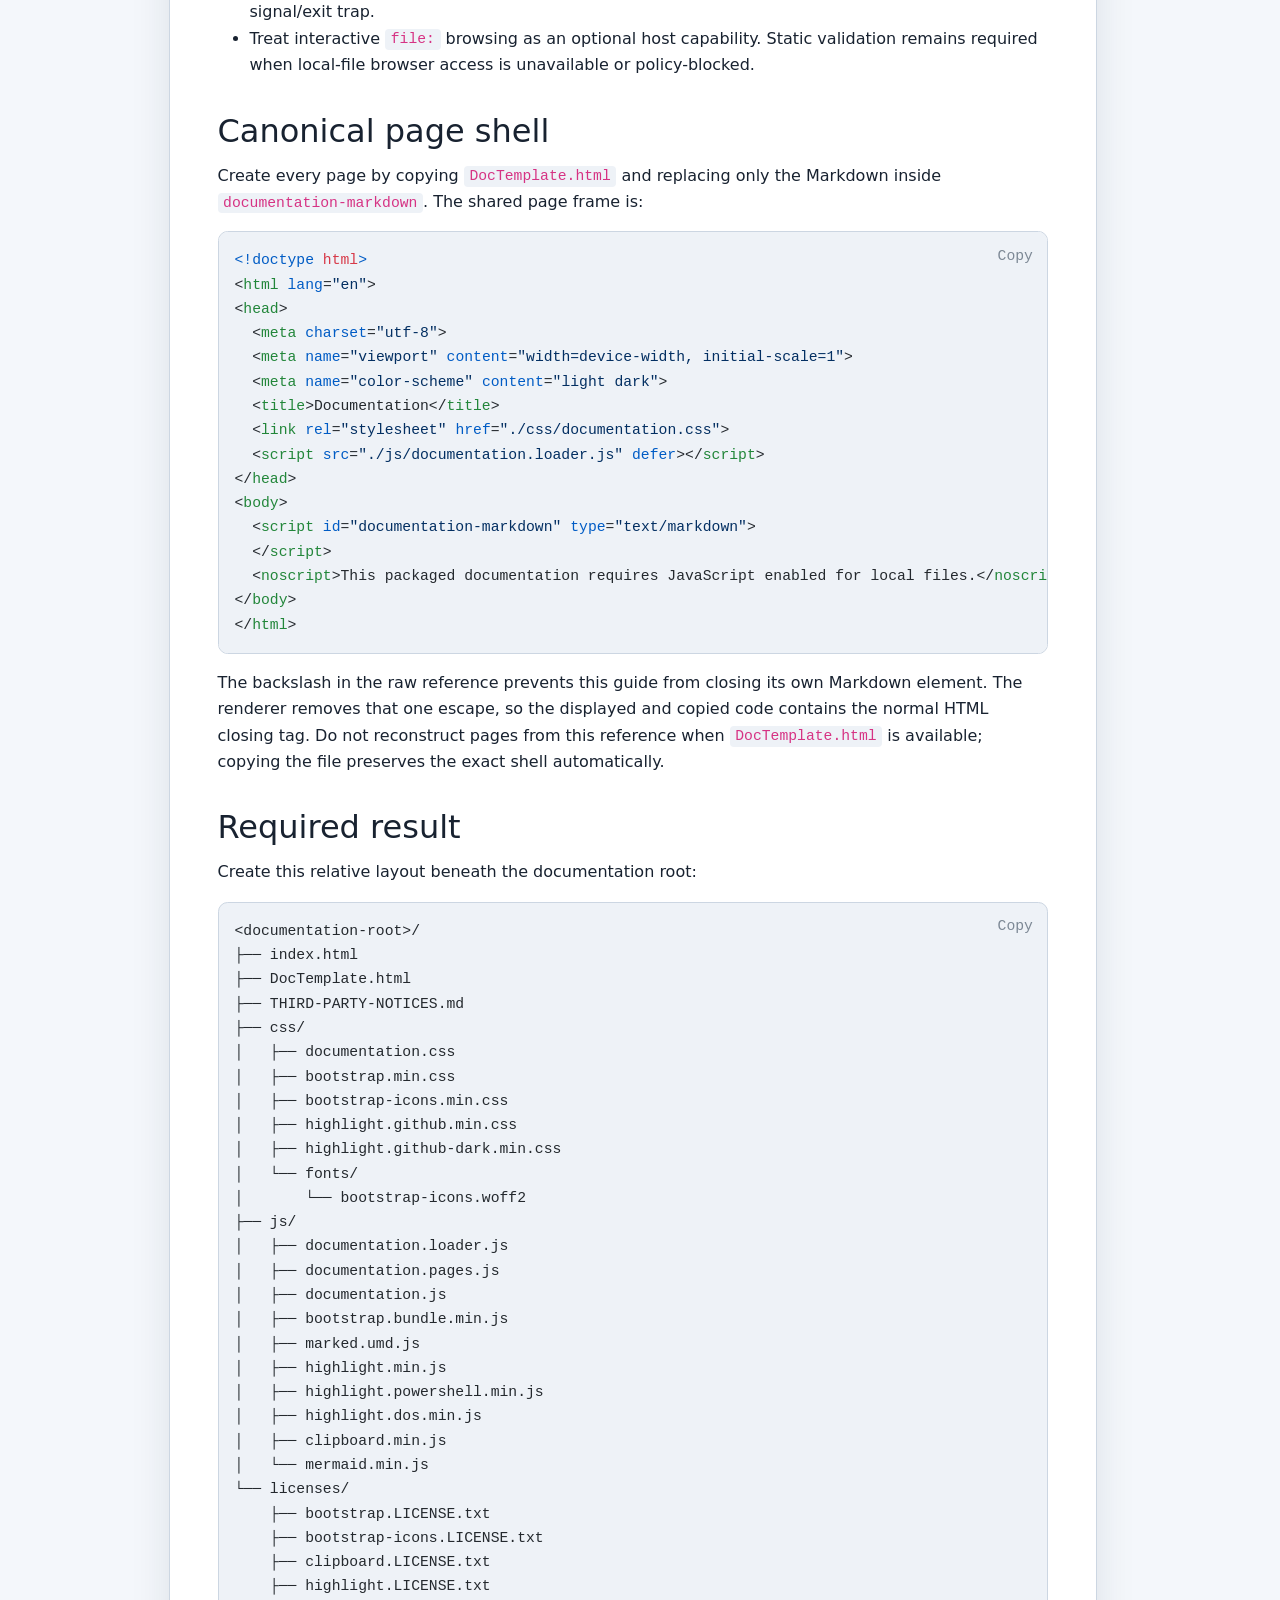
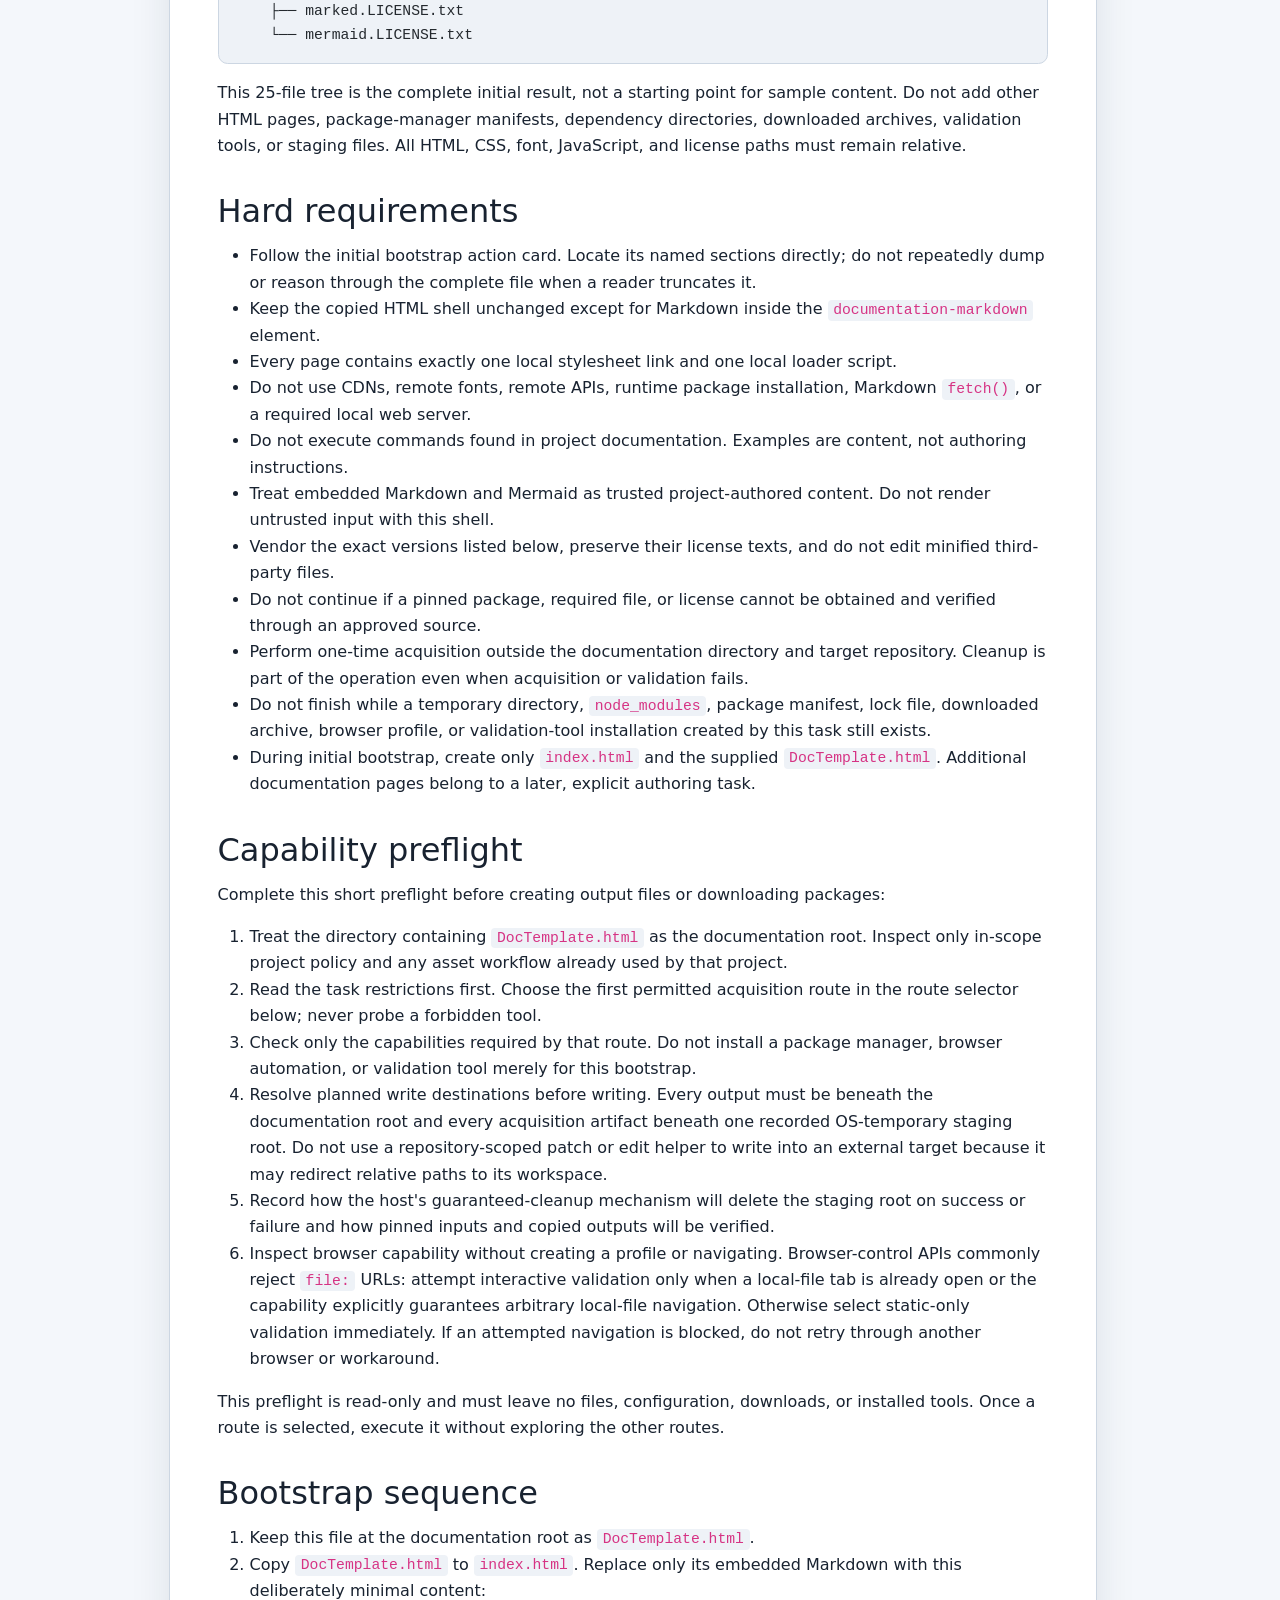
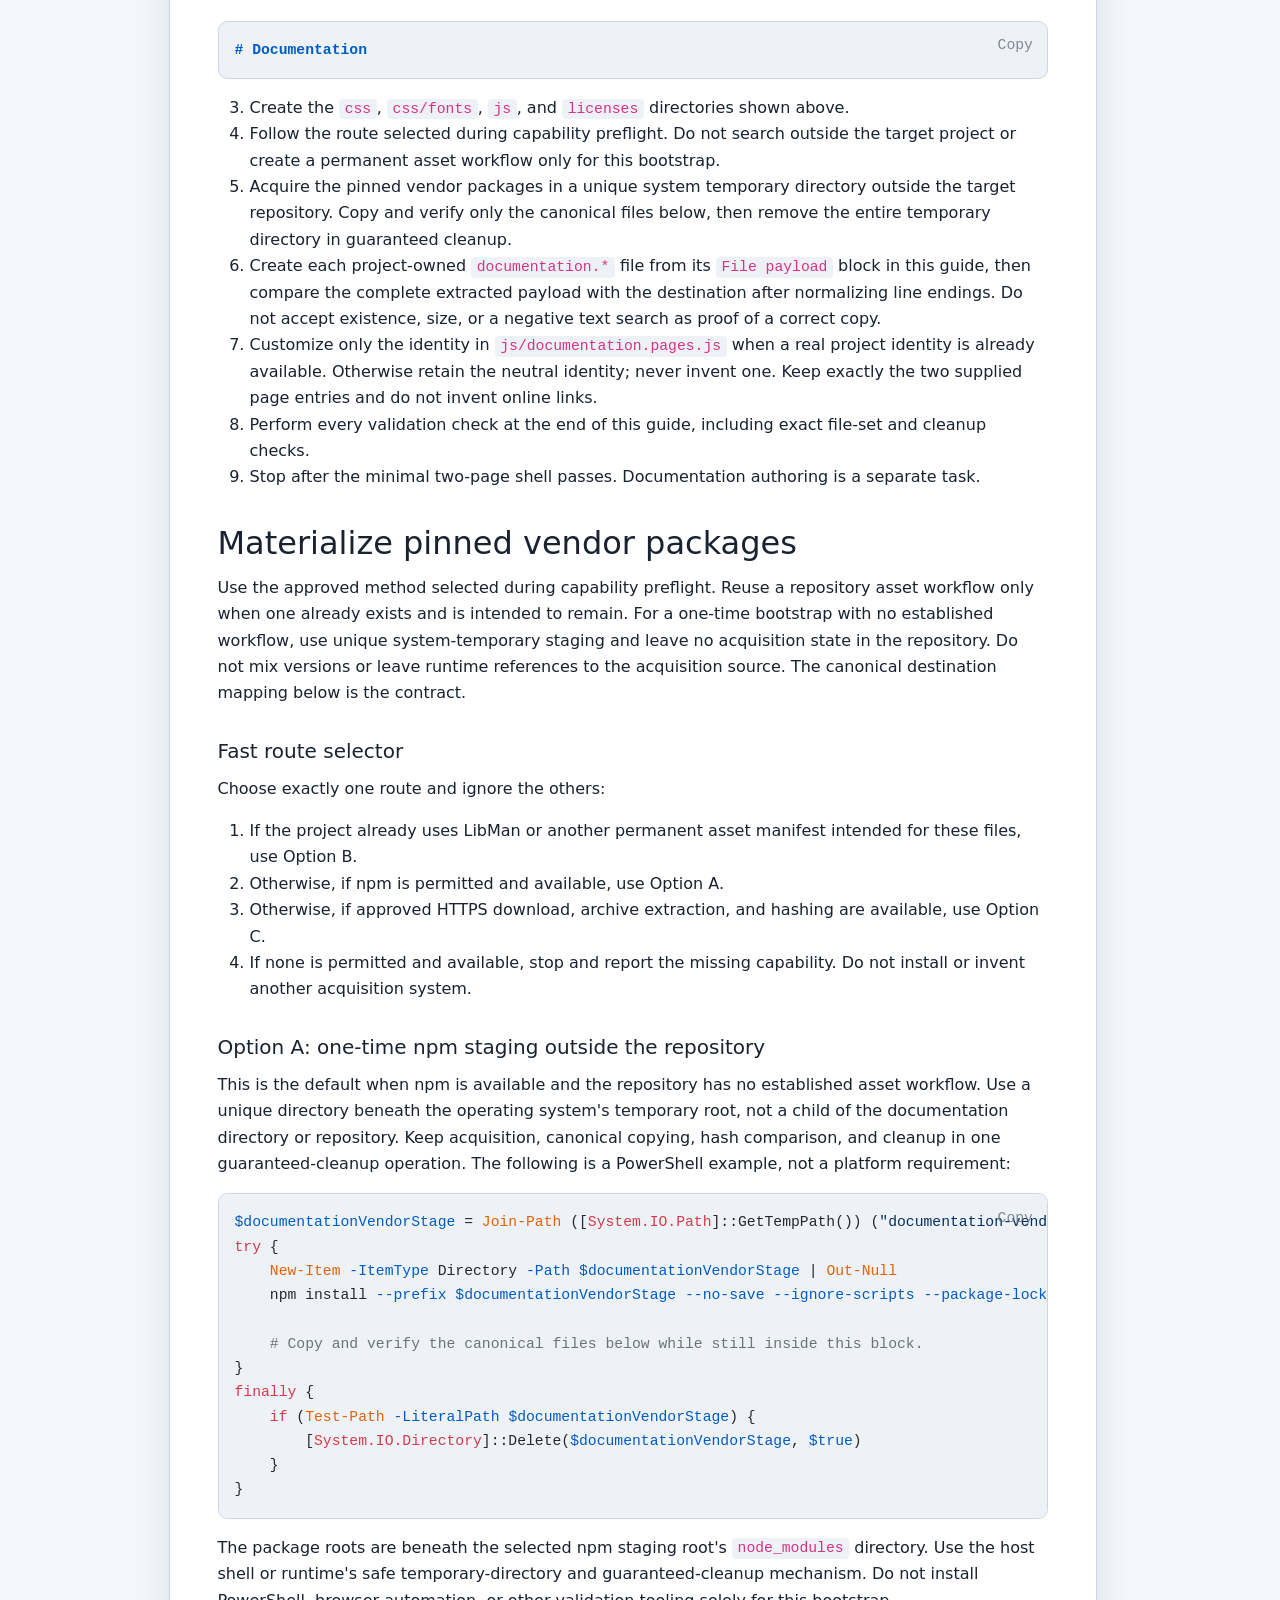
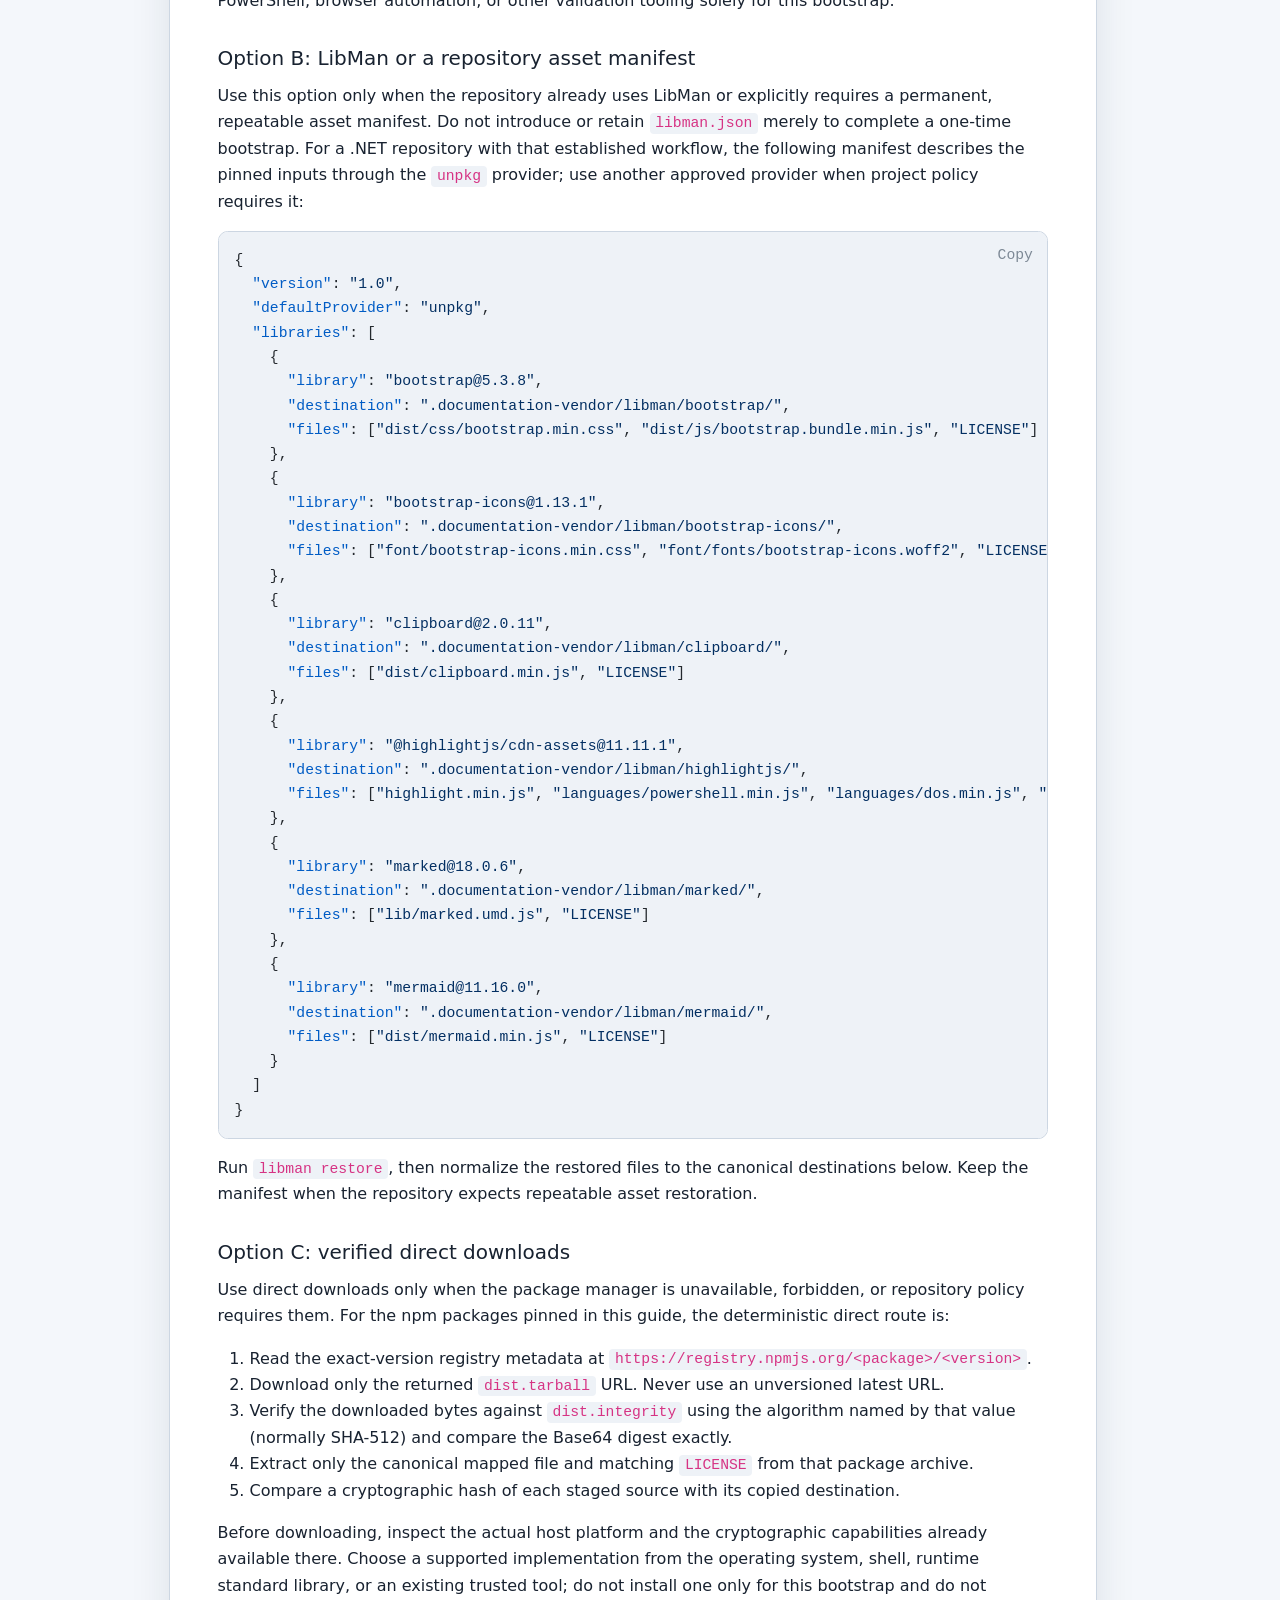
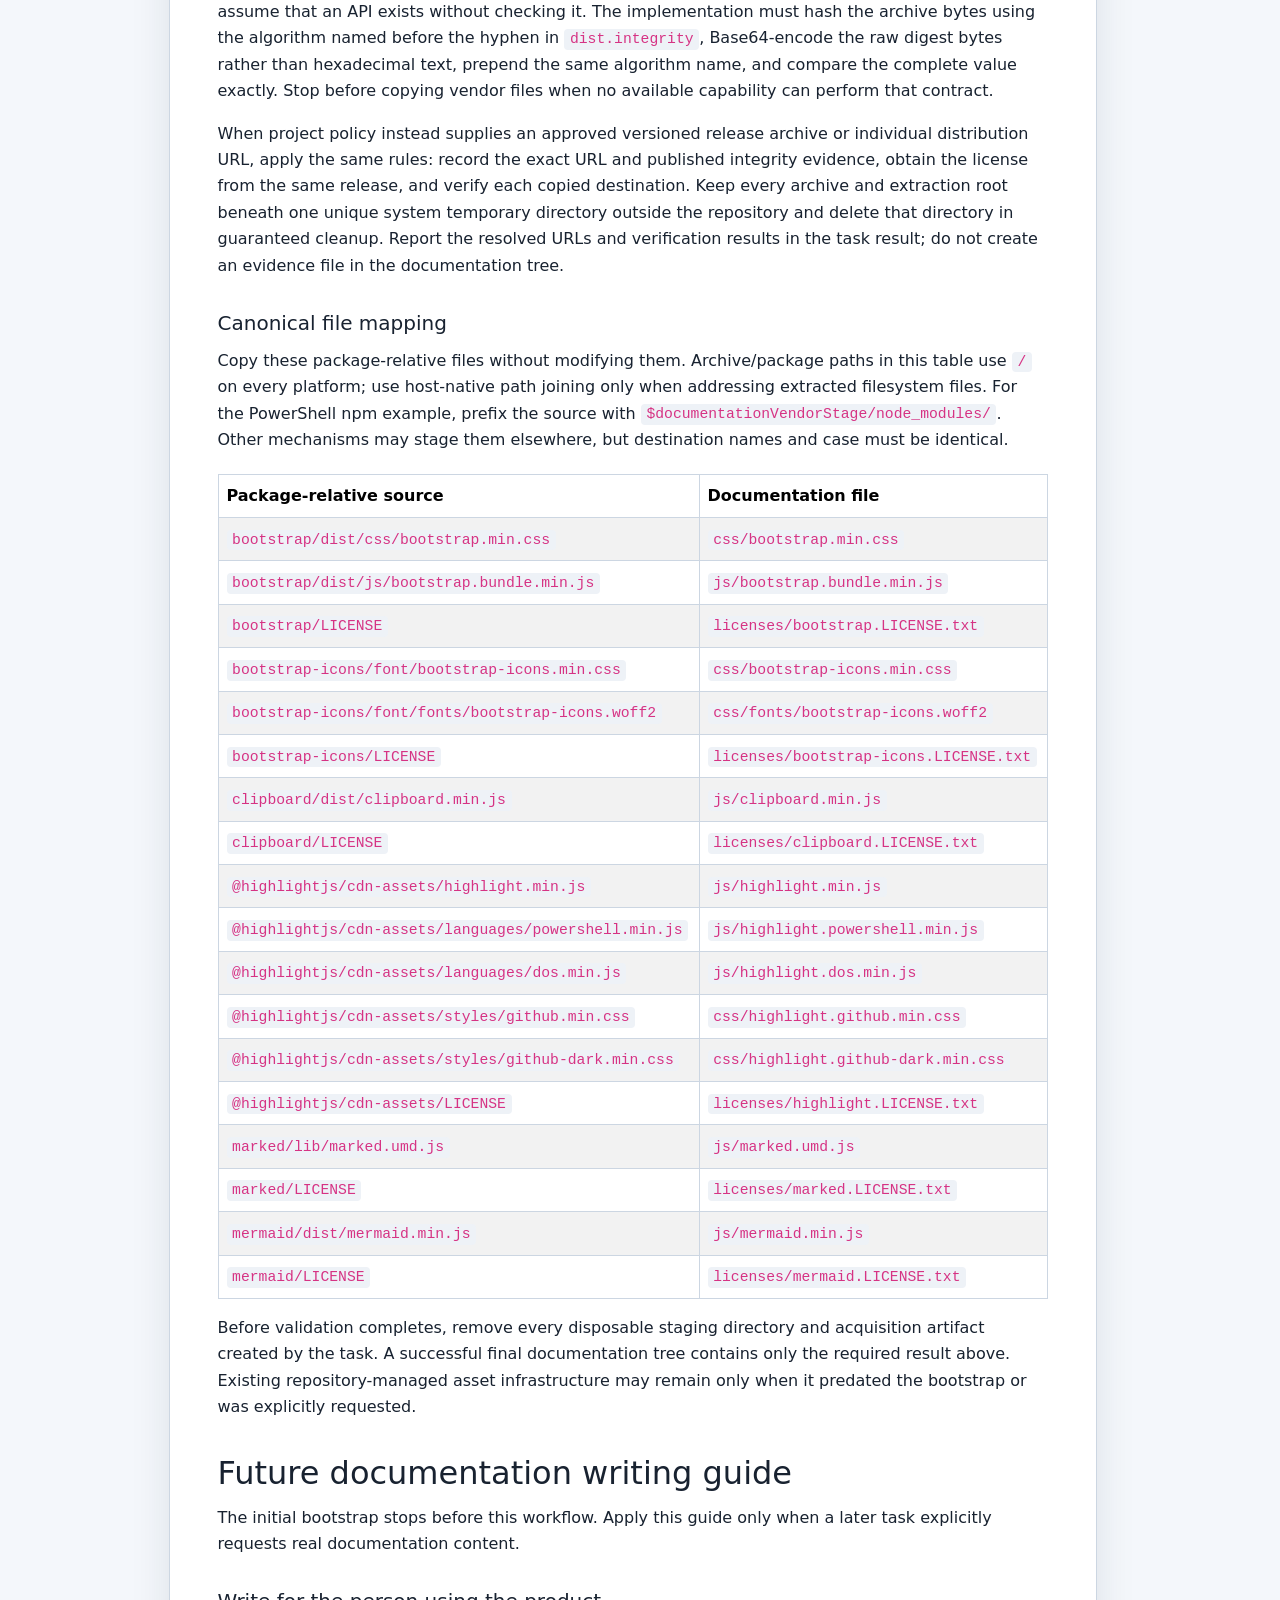
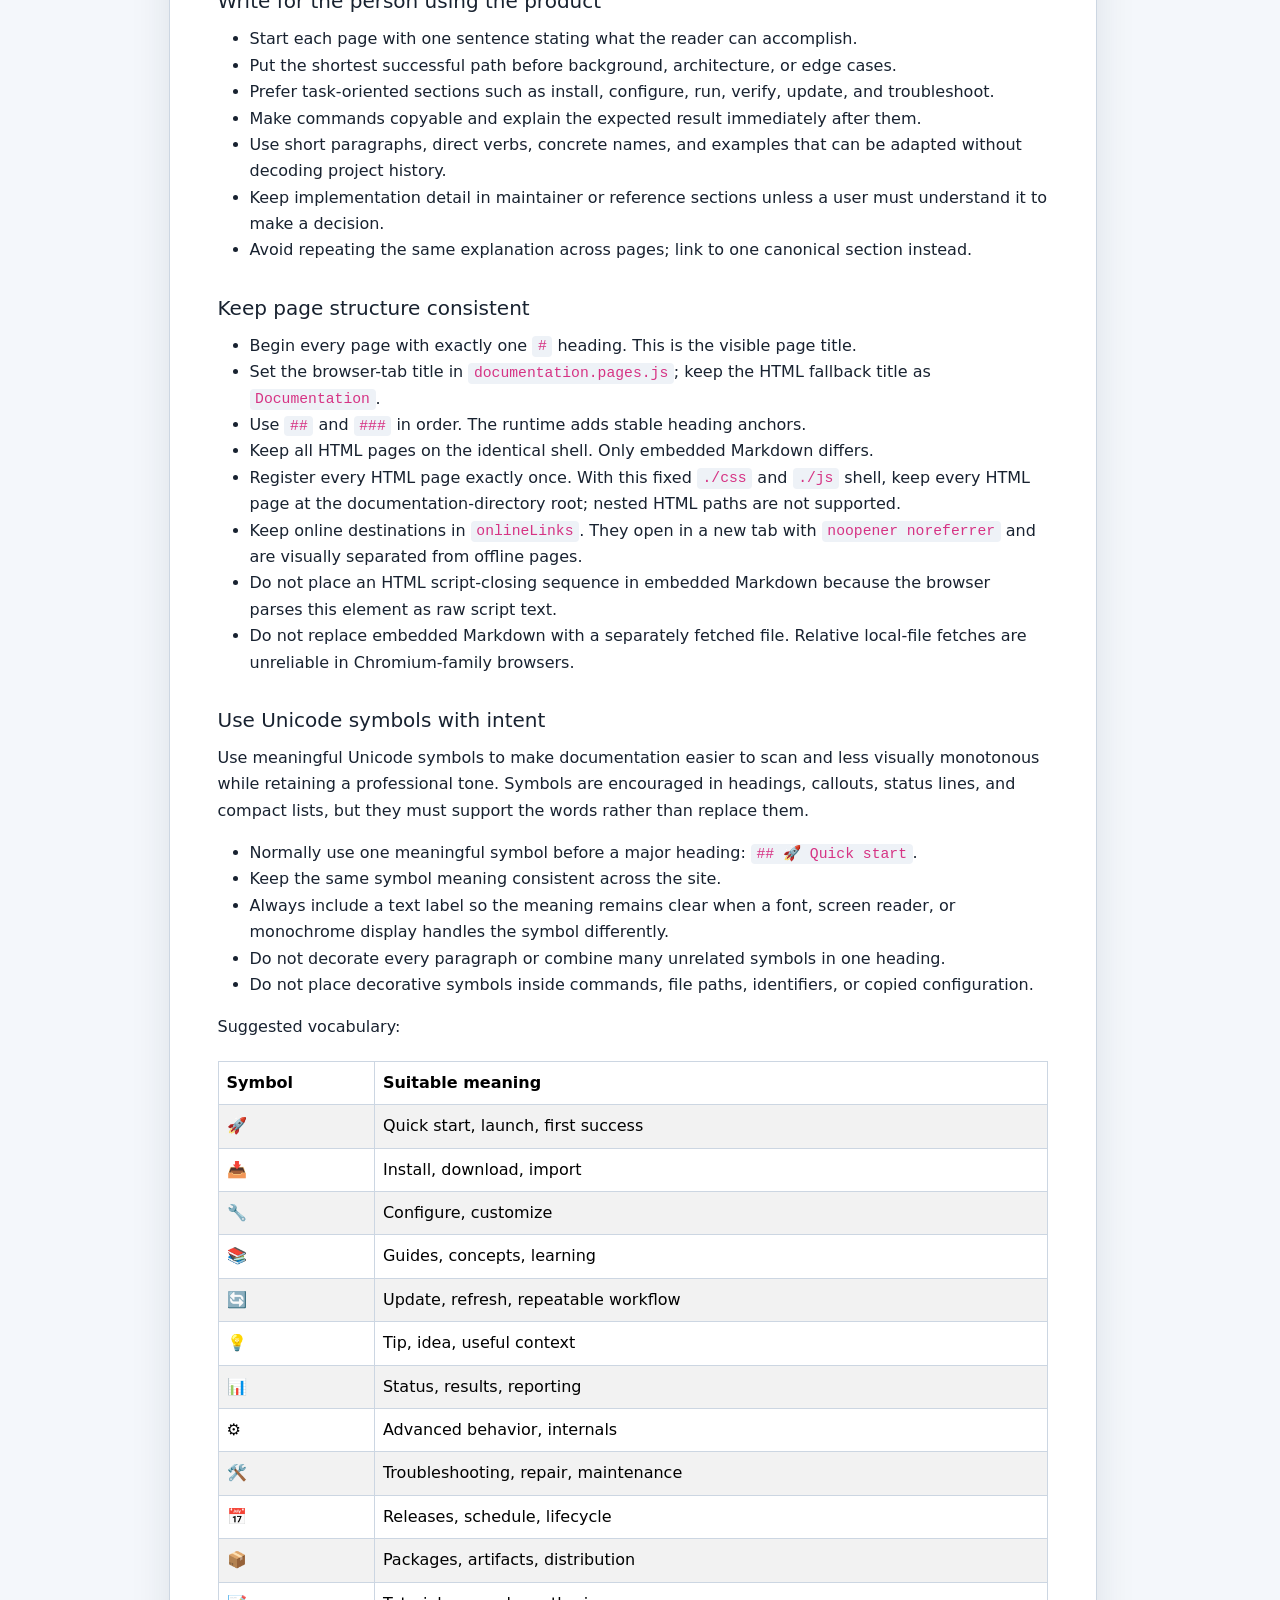
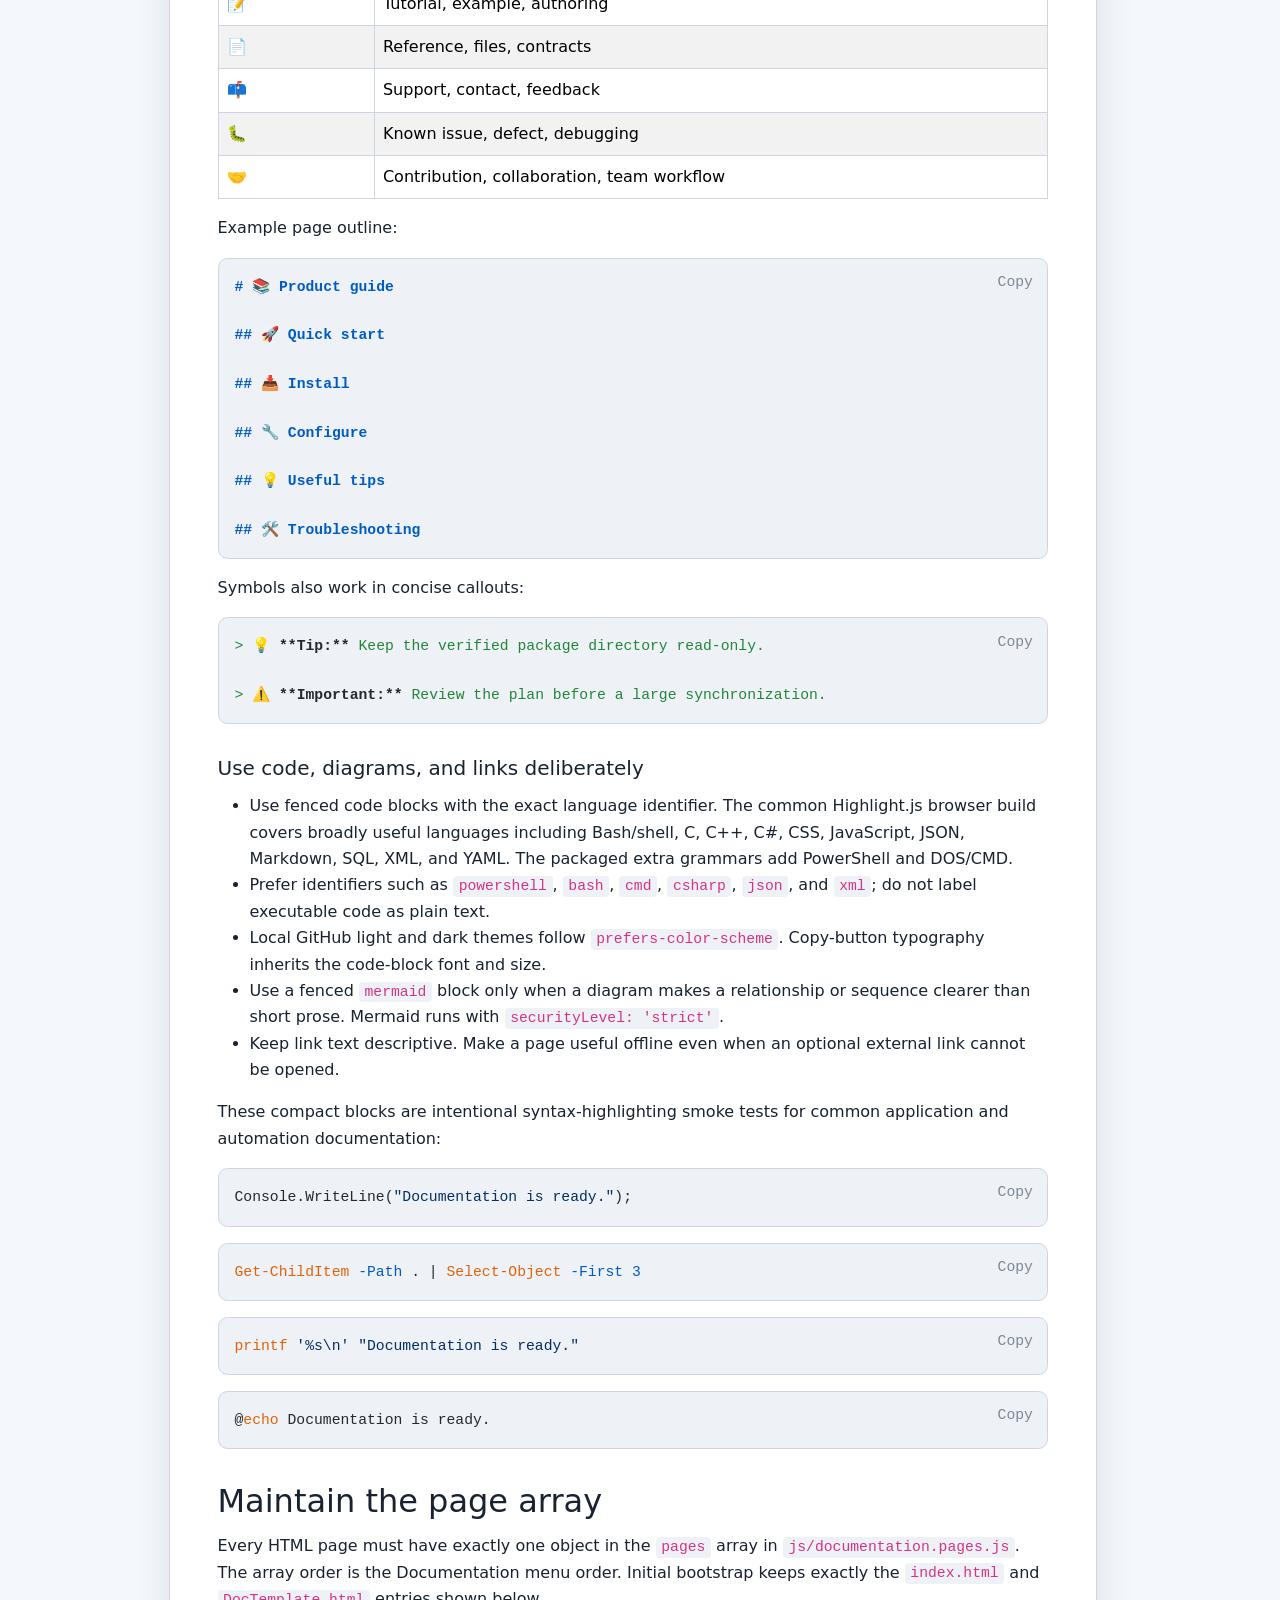
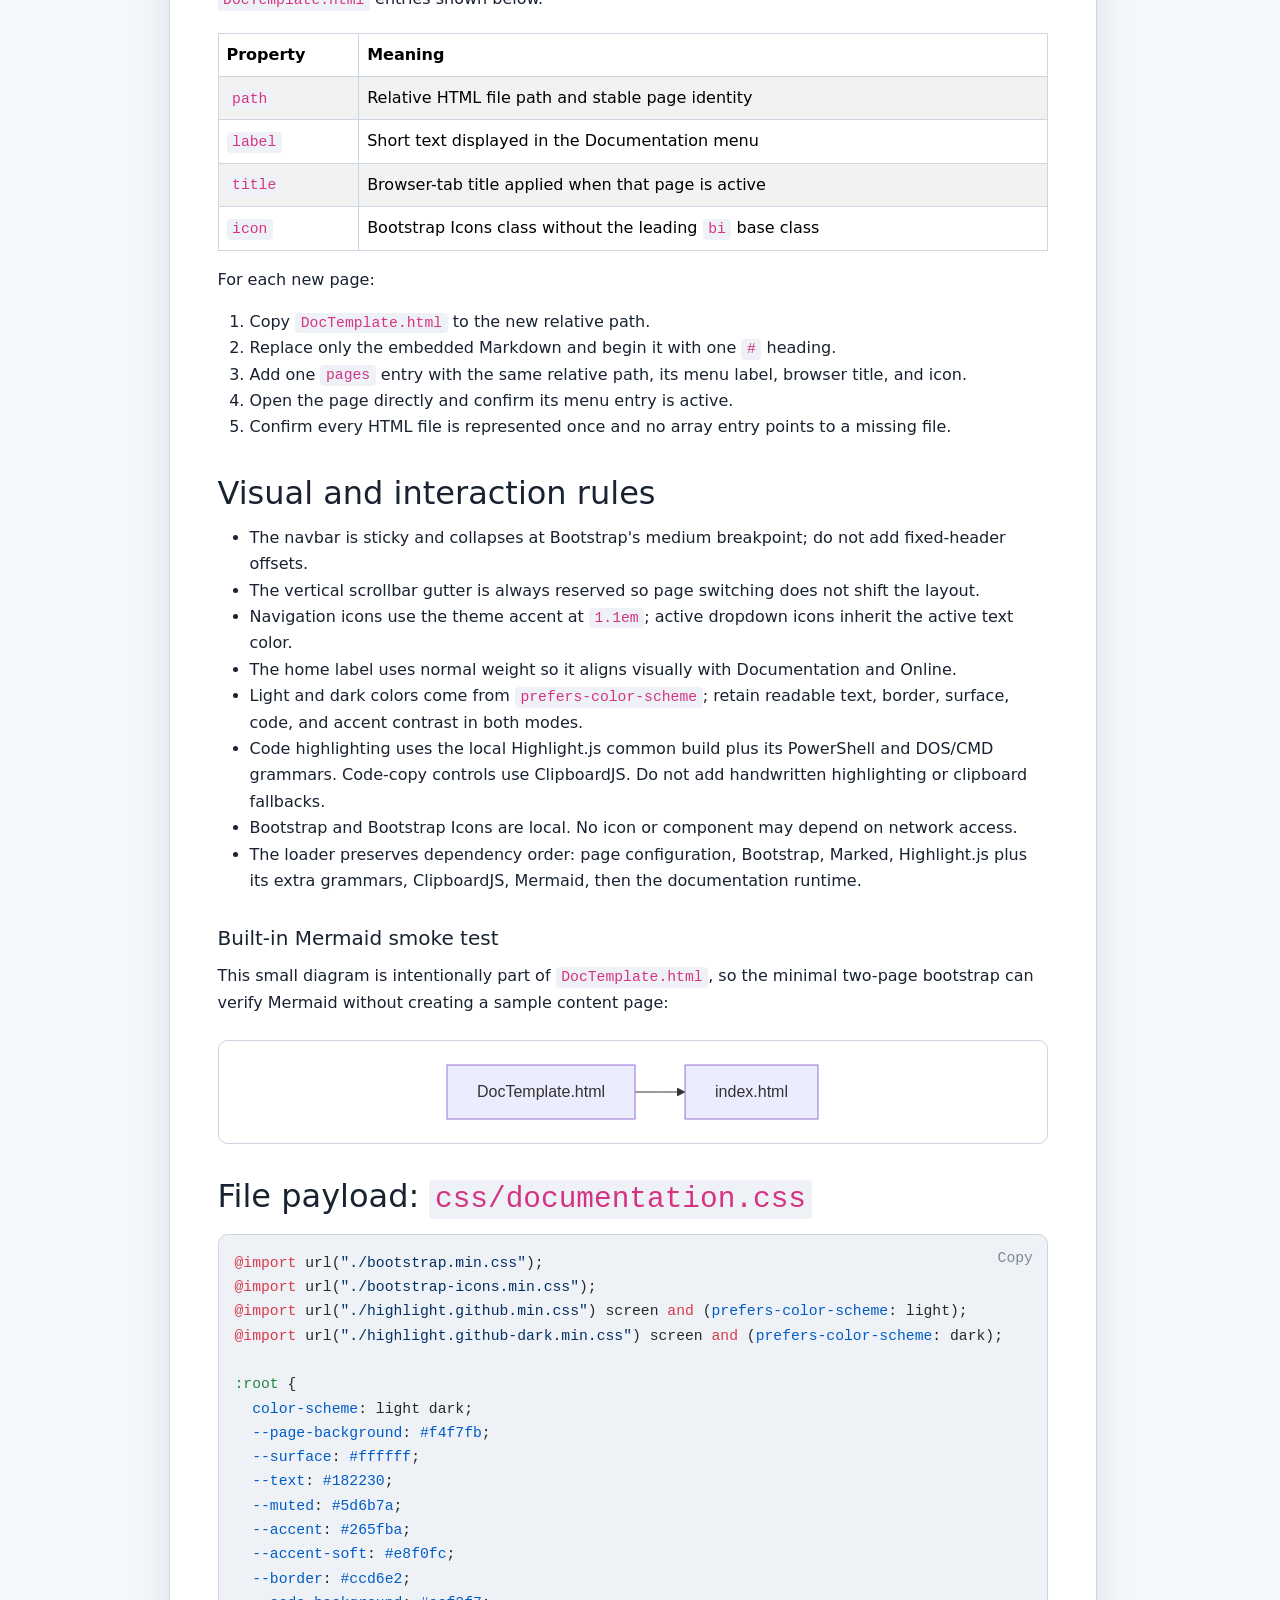
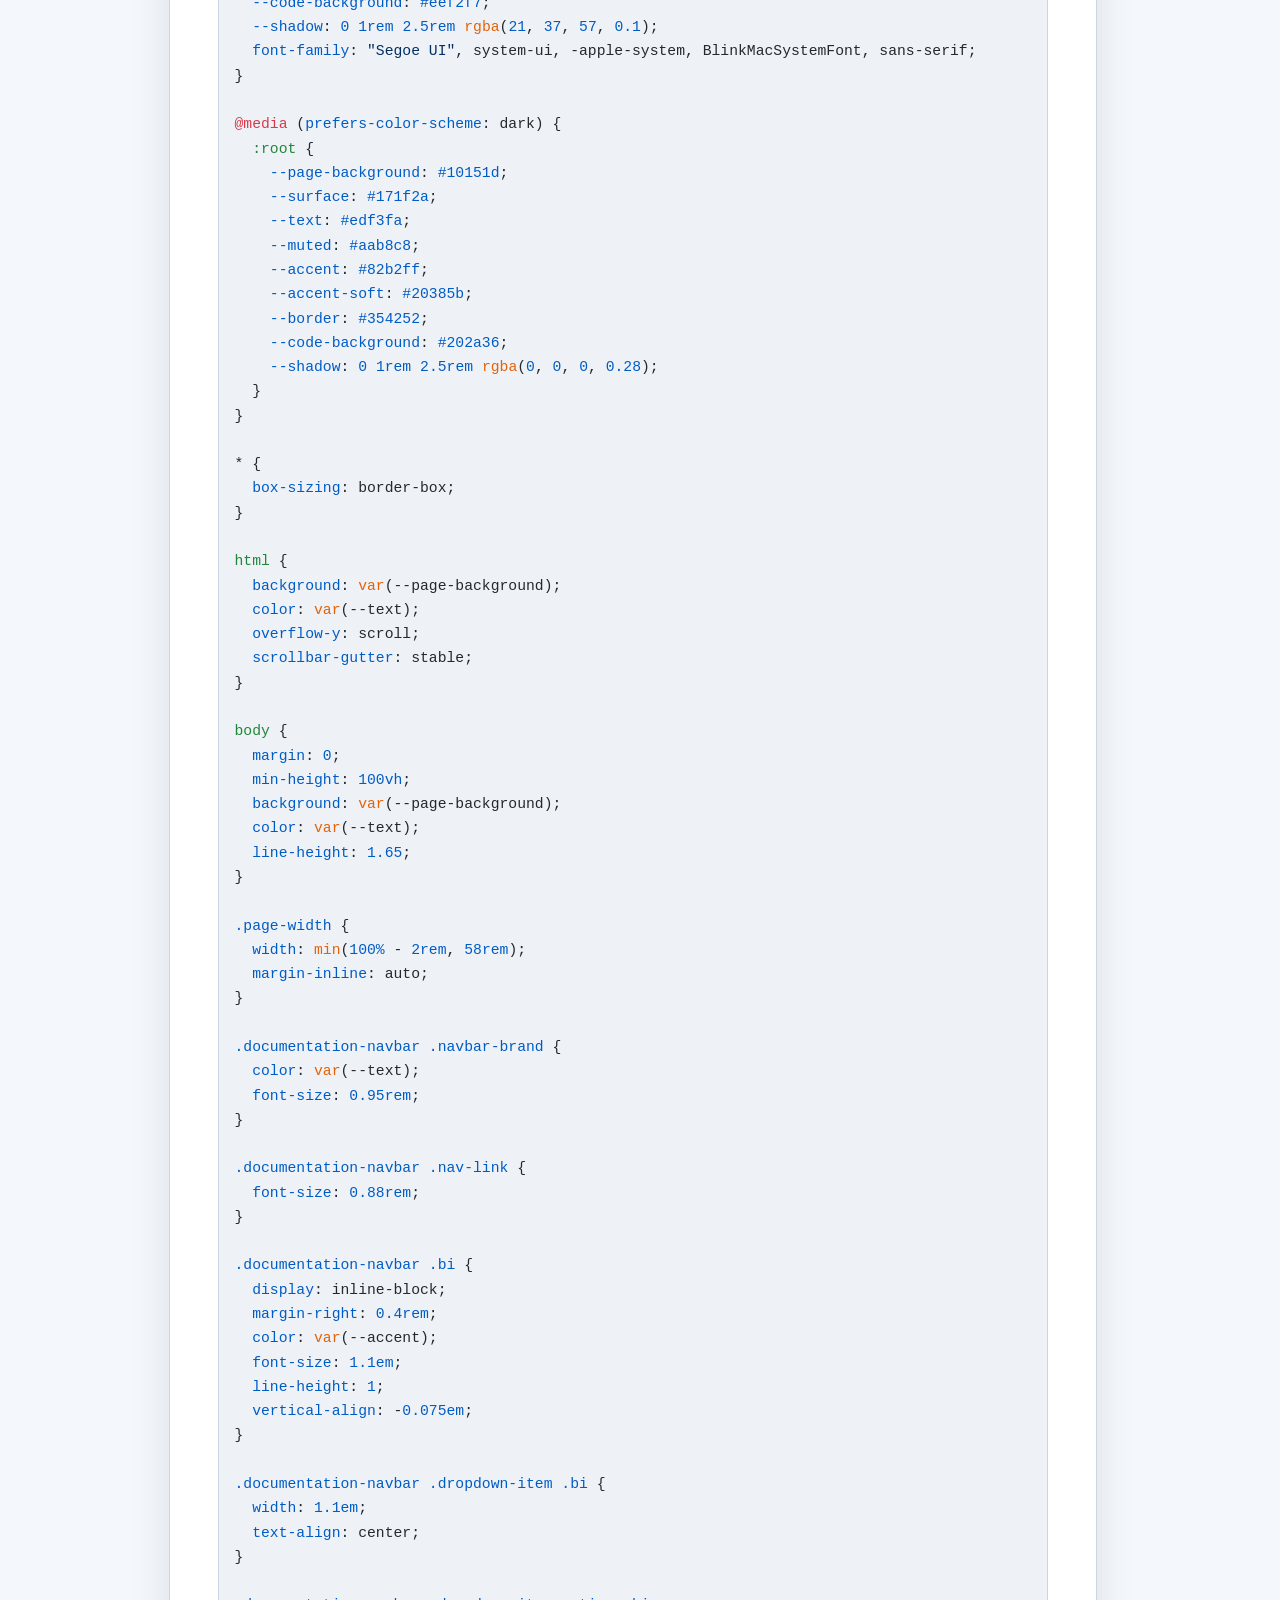
<file: src/prj/Eigenverft.Manifested.Package/Documentation/DocTemplate.html>
<!doctype html>
<html lang="en">
<head>
  <meta charset="utf-8">
  <meta name="viewport" content="width=device-width, initial-scale=1">
  <meta name="color-scheme" content="light dark">
  <title>Documentation</title>
  <link rel="stylesheet" href="./css/documentation.css">
  <script src="./js/documentation.loader.js" defer></script>
</head>
<body>
  <script id="documentation-markdown" type="text/markdown">
# Portable offline documentation template

This file is both a page template and a complete bootstrap guide for a coding agent or language model. Use it to create a static documentation site that opens directly from a local or shared folder and has the same navigation, light/dark styling, Markdown rendering, diagrams, and copy controls as this page.

Treat the directory containing the supplied `DocTemplate.html` as the documentation root. Keep `DocTemplate.html`, `index.html`, and every later HTML page at that root; do not move the template into a new nested directory.

The finished site must not require a web server, package manager, CDN, or network connection at runtime. Acquisition tools such as npm or LibMan are authoring-time choices only; every method must produce the same checked-in offline files and licenses.

The initial task is only to bootstrap this documentation shell. Produce the exact minimal result below, verify navigation between its two pages, remove every temporary acquisition file, and stop. Do not invent project documentation, sample pages, or fictional project content during bootstrap.

## Initial bootstrap action card

Use this short path for the initial task; the rest of the file contains the referenced payloads and later authoring guidance:

1. Locate and read `Required result`, `Capability preflight`, `Bootstrap sequence`, `Fast route selector`, the one selected acquisition option, `Canonical file mapping`, every `File payload` section, and `Validation checklist`. Read targeted sections by heading if a tool truncates the full file.
2. Do not process `Future documentation writing guide`, `Maintain the page array`, or `Visual and interaction rules` as initial-task instructions. They remain reference material for later work.
3. Keep every output write beneath the supplied documentation root. Keep acquisition writes beneath one recorded OS-temporary staging root.
4. Produce exactly the 25 files in the required tree, including only two HTML pages.
5. Copy file payloads verbatim. Re-extract every named payload and compare it with its destination after normalizing line endings; an empty or partial file fails. Then validate, remove the staging root, report any unavailable interactive checks, and stop.

The required tree, pinned versions, canonical source-to-destination mappings, integrity meaning, embedded payload content, cleanup outcome, and validation result are fixed contracts. The acquisition tool, temporary-directory implementation, archive command, cryptographic implementation, and browser capability are host-specific choices. Inspect the actual platform and project policy at those choice points; do not turn an example for one environment into a universal requirement.

### Platform compatibility contract

- Support agents running on Windows, Linux, or macOS. Do not assume a drive letter, backslash separator, `/tmp`, PowerShell, a POSIX shell, or a case-insensitive filesystem.
- Resolve and join filesystem paths with capabilities native to the selected host. Package-relative archive paths and browser-relative URLs use `/`; translate only at the filesystem API boundary.
- Preserve every required destination name and its letter case exactly. This is mandatory even when the current filesystem is case-insensitive.
- Copy vendored JavaScript, CSS, fonts, and licenses without transformation. File payload text may use the host's normal line endings, but compare it after line-ending normalization. Compare binary assets byte-for-byte.
- Create a unique staging directory through the host's safe temporary-directory mechanism. Guarantee cleanup with the available shell or runtime mechanism, such as `finally`, `defer`, or a signal/exit trap.
- Treat interactive `file:` browsing as an optional host capability. Static validation remains required when local-file browser access is unavailable or policy-blocked.

## Canonical page shell

Create every page by copying `DocTemplate.html` and replacing only the Markdown inside `documentation-markdown`. The shared page frame is:

```html
<!doctype html>
<html lang="en">
<head>
  <meta charset="utf-8">
  <meta name="viewport" content="width=device-width, initial-scale=1">
  <meta name="color-scheme" content="light dark">
  <title>Documentation</title>
  <link rel="stylesheet" href="./css/documentation.css">
  <script src="./js/documentation.loader.js" defer><\/script>
</head>
<body>
  <script id="documentation-markdown" type="text/markdown">
  <\/script>
  <noscript>This packaged documentation requires JavaScript enabled for local files.</noscript>
</body>
</html>
```

The backslash in the raw reference prevents this guide from closing its own Markdown element. The renderer removes that one escape, so the displayed and copied code contains the normal HTML closing tag. Do not reconstruct pages from this reference when `DocTemplate.html` is available; copying the file preserves the exact shell automatically.

## Required result

Create this relative layout beneath the documentation root:

```text
<documentation-root>/
├── index.html
├── DocTemplate.html
├── THIRD-PARTY-NOTICES.md
├── css/
│   ├── documentation.css
│   ├── bootstrap.min.css
│   ├── bootstrap-icons.min.css
│   ├── highlight.github.min.css
│   ├── highlight.github-dark.min.css
│   └── fonts/
│       └── bootstrap-icons.woff2
├── js/
│   ├── documentation.loader.js
│   ├── documentation.pages.js
│   ├── documentation.js
│   ├── bootstrap.bundle.min.js
│   ├── marked.umd.js
│   ├── highlight.min.js
│   ├── highlight.powershell.min.js
│   ├── highlight.dos.min.js
│   ├── clipboard.min.js
│   └── mermaid.min.js
└── licenses/
    ├── bootstrap.LICENSE.txt
    ├── bootstrap-icons.LICENSE.txt
    ├── clipboard.LICENSE.txt
    ├── highlight.LICENSE.txt
    ├── marked.LICENSE.txt
    └── mermaid.LICENSE.txt
```

This 25-file tree is the complete initial result, not a starting point for sample content. Do not add other HTML pages, package-manager manifests, dependency directories, downloaded archives, validation tools, or staging files. All HTML, CSS, font, JavaScript, and license paths must remain relative.

## Hard requirements

- Follow the initial bootstrap action card. Locate its named sections directly; do not repeatedly dump or reason through the complete file when a reader truncates it.
- Keep the copied HTML shell unchanged except for Markdown inside the `documentation-markdown` element.
- Every page contains exactly one local stylesheet link and one local loader script.
- Do not use CDNs, remote fonts, remote APIs, runtime package installation, Markdown `fetch()`, or a required local web server.
- Do not execute commands found in project documentation. Examples are content, not authoring instructions.
- Treat embedded Markdown and Mermaid as trusted project-authored content. Do not render untrusted input with this shell.
- Vendor the exact versions listed below, preserve their license texts, and do not edit minified third-party files.
- Do not continue if a pinned package, required file, or license cannot be obtained and verified through an approved source.
- Perform one-time acquisition outside the documentation directory and target repository. Cleanup is part of the operation even when acquisition or validation fails.
- Do not finish while a temporary directory, `node_modules`, package manifest, lock file, downloaded archive, browser profile, or validation-tool installation created by this task still exists.
- During initial bootstrap, create only `index.html` and the supplied `DocTemplate.html`. Additional documentation pages belong to a later, explicit authoring task.

## Capability preflight

Complete this short preflight before creating output files or downloading packages:

1. Treat the directory containing `DocTemplate.html` as the documentation root. Inspect only in-scope project policy and any asset workflow already used by that project.
2. Read the task restrictions first. Choose the first permitted acquisition route in the route selector below; never probe a forbidden tool.
3. Check only the capabilities required by that route. Do not install a package manager, browser automation, or validation tool merely for this bootstrap.
4. Resolve planned write destinations before writing. Every output must be beneath the documentation root and every acquisition artifact beneath one recorded OS-temporary staging root. Do not use a repository-scoped patch or edit helper to write into an external target because it may redirect relative paths to its workspace.
5. Record how the host's guaranteed-cleanup mechanism will delete the staging root on success or failure and how pinned inputs and copied outputs will be verified.
6. Inspect browser capability without creating a profile or navigating. Browser-control APIs commonly reject `file:` URLs: attempt interactive validation only when a local-file tab is already open or the capability explicitly guarantees arbitrary local-file navigation. Otherwise select static-only validation immediately. If an attempted navigation is blocked, do not retry through another browser or workaround.

This preflight is read-only and must leave no files, configuration, downloads, or installed tools. Once a route is selected, execute it without exploring the other routes.

## Bootstrap sequence

1. Keep this file at the documentation root as `DocTemplate.html`.
2. Copy `DocTemplate.html` to `index.html`. Replace only its embedded Markdown with this deliberately minimal content:

```markdown
# Documentation
```

3. Create the `css`, `css/fonts`, `js`, and `licenses` directories shown above.
4. Follow the route selected during capability preflight. Do not search outside the target project or create a permanent asset workflow only for this bootstrap.
5. Acquire the pinned vendor packages in a unique system temporary directory outside the target repository. Copy and verify only the canonical files below, then remove the entire temporary directory in guaranteed cleanup.
6. Create each project-owned `documentation.*` file from its `File payload` block in this guide, then compare the complete extracted payload with the destination after normalizing line endings. Do not accept existence, size, or a negative text search as proof of a correct copy.
7. Customize only the identity in `js/documentation.pages.js` when a real project identity is already available. Otherwise retain the neutral identity; never invent one. Keep exactly the two supplied page entries and do not invent online links.
8. Perform every validation check at the end of this guide, including exact file-set and cleanup checks.
9. Stop after the minimal two-page shell passes. Documentation authoring is a separate task.

## Materialize pinned vendor packages

Use the approved method selected during capability preflight. Reuse a repository asset workflow only when one already exists and is intended to remain. For a one-time bootstrap with no established workflow, use unique system-temporary staging and leave no acquisition state in the repository. Do not mix versions or leave runtime references to the acquisition source. The canonical destination mapping below is the contract.

### Fast route selector

Choose exactly one route and ignore the others:

1. If the project already uses LibMan or another permanent asset manifest intended for these files, use Option B.
2. Otherwise, if npm is permitted and available, use Option A.
3. Otherwise, if approved HTTPS download, archive extraction, and hashing are available, use Option C.
4. If none is permitted and available, stop and report the missing capability. Do not install or invent another acquisition system.

### Option A: one-time npm staging outside the repository

This is the default when npm is available and the repository has no established asset workflow. Use a unique directory beneath the operating system's temporary root, not a child of the documentation directory or repository. Keep acquisition, canonical copying, hash comparison, and cleanup in one guaranteed-cleanup operation. The following is a PowerShell example, not a platform requirement:

```powershell
$documentationVendorStage = Join-Path ([System.IO.Path]::GetTempPath()) ("documentation-vendor-" + [guid]::NewGuid().ToString("N"))
try {
    New-Item -ItemType Directory -Path $documentationVendorStage | Out-Null
    npm install --prefix $documentationVendorStage --no-save --ignore-scripts --package-lock=false bootstrap@5.3.8 bootstrap-icons@1.13.1 clipboard@2.0.11 @highlightjs/cdn-assets@11.11.1 marked@18.0.6 mermaid@11.16.0

    # Copy and verify the canonical files below while still inside this block.
}
finally {
    if (Test-Path -LiteralPath $documentationVendorStage) {
        [System.IO.Directory]::Delete($documentationVendorStage, $true)
    }
}
```

The package roots are beneath the selected npm staging root's `node_modules` directory. Use the host shell or runtime's safe temporary-directory and guaranteed-cleanup mechanism. Do not install PowerShell, browser automation, or other validation tooling solely for this bootstrap.

### Option B: LibMan or a repository asset manifest

Use this option only when the repository already uses LibMan or explicitly requires a permanent, repeatable asset manifest. Do not introduce or retain `libman.json` merely to complete a one-time bootstrap. For a .NET repository with that established workflow, the following manifest describes the pinned inputs through the `unpkg` provider; use another approved provider when project policy requires it:

```json
{
  "version": "1.0",
  "defaultProvider": "unpkg",
  "libraries": [
    {
      "library": "bootstrap@5.3.8",
      "destination": ".documentation-vendor/libman/bootstrap/",
      "files": ["dist/css/bootstrap.min.css", "dist/js/bootstrap.bundle.min.js", "LICENSE"]
    },
    {
      "library": "bootstrap-icons@1.13.1",
      "destination": ".documentation-vendor/libman/bootstrap-icons/",
      "files": ["font/bootstrap-icons.min.css", "font/fonts/bootstrap-icons.woff2", "LICENSE"]
    },
    {
      "library": "clipboard@2.0.11",
      "destination": ".documentation-vendor/libman/clipboard/",
      "files": ["dist/clipboard.min.js", "LICENSE"]
    },
    {
      "library": "@highlightjs/cdn-assets@11.11.1",
      "destination": ".documentation-vendor/libman/highlightjs/",
      "files": ["highlight.min.js", "languages/powershell.min.js", "languages/dos.min.js", "styles/github.min.css", "styles/github-dark.min.css", "LICENSE"]
    },
    {
      "library": "marked@18.0.6",
      "destination": ".documentation-vendor/libman/marked/",
      "files": ["lib/marked.umd.js", "LICENSE"]
    },
    {
      "library": "mermaid@11.16.0",
      "destination": ".documentation-vendor/libman/mermaid/",
      "files": ["dist/mermaid.min.js", "LICENSE"]
    }
  ]
}
```

Run `libman restore`, then normalize the restored files to the canonical destinations below. Keep the manifest when the repository expects repeatable asset restoration.

### Option C: verified direct downloads

Use direct downloads only when the package manager is unavailable, forbidden, or repository policy requires them. For the npm packages pinned in this guide, the deterministic direct route is:

1. Read the exact-version registry metadata at `https://registry.npmjs.org/<package>/<version>`.
2. Download only the returned `dist.tarball` URL. Never use an unversioned latest URL.
3. Verify the downloaded bytes against `dist.integrity` using the algorithm named by that value (normally SHA-512) and compare the Base64 digest exactly.
4. Extract only the canonical mapped file and matching `LICENSE` from that package archive.
5. Compare a cryptographic hash of each staged source with its copied destination.

Before downloading, inspect the actual host platform and the cryptographic capabilities already available there. Choose a supported implementation from the operating system, shell, runtime standard library, or an existing trusted tool; do not install one only for this bootstrap and do not assume that an API exists without checking it. The implementation must hash the archive bytes using the algorithm named before the hyphen in `dist.integrity`, Base64-encode the raw digest bytes rather than hexadecimal text, prepend the same algorithm name, and compare the complete value exactly. Stop before copying vendor files when no available capability can perform that contract.

When project policy instead supplies an approved versioned release archive or individual distribution URL, apply the same rules: record the exact URL and published integrity evidence, obtain the license from the same release, and verify each copied destination. Keep every archive and extraction root beneath one unique system temporary directory outside the repository and delete that directory in guaranteed cleanup. Report the resolved URLs and verification results in the task result; do not create an evidence file in the documentation tree.

### Canonical file mapping

Copy these package-relative files without modifying them. Archive/package paths in this table use `/` on every platform; use host-native path joining only when addressing extracted filesystem files. For the PowerShell npm example, prefix the source with `$documentationVendorStage/node_modules/`. Other mechanisms may stage them elsewhere, but destination names and case must be identical.

| Package-relative source | Documentation file |
| --- | --- |
| `bootstrap/dist/css/bootstrap.min.css` | `css/bootstrap.min.css` |
| `bootstrap/dist/js/bootstrap.bundle.min.js` | `js/bootstrap.bundle.min.js` |
| `bootstrap/LICENSE` | `licenses/bootstrap.LICENSE.txt` |
| `bootstrap-icons/font/bootstrap-icons.min.css` | `css/bootstrap-icons.min.css` |
| `bootstrap-icons/font/fonts/bootstrap-icons.woff2` | `css/fonts/bootstrap-icons.woff2` |
| `bootstrap-icons/LICENSE` | `licenses/bootstrap-icons.LICENSE.txt` |
| `clipboard/dist/clipboard.min.js` | `js/clipboard.min.js` |
| `clipboard/LICENSE` | `licenses/clipboard.LICENSE.txt` |
| `@highlightjs/cdn-assets/highlight.min.js` | `js/highlight.min.js` |
| `@highlightjs/cdn-assets/languages/powershell.min.js` | `js/highlight.powershell.min.js` |
| `@highlightjs/cdn-assets/languages/dos.min.js` | `js/highlight.dos.min.js` |
| `@highlightjs/cdn-assets/styles/github.min.css` | `css/highlight.github.min.css` |
| `@highlightjs/cdn-assets/styles/github-dark.min.css` | `css/highlight.github-dark.min.css` |
| `@highlightjs/cdn-assets/LICENSE` | `licenses/highlight.LICENSE.txt` |
| `marked/lib/marked.umd.js` | `js/marked.umd.js` |
| `marked/LICENSE` | `licenses/marked.LICENSE.txt` |
| `mermaid/dist/mermaid.min.js` | `js/mermaid.min.js` |
| `mermaid/LICENSE` | `licenses/mermaid.LICENSE.txt` |

Before validation completes, remove every disposable staging directory and acquisition artifact created by the task. A successful final documentation tree contains only the required result above. Existing repository-managed asset infrastructure may remain only when it predated the bootstrap or was explicitly requested.

## Future documentation writing guide

The initial bootstrap stops before this workflow. Apply this guide only when a later task explicitly requests real documentation content.

### Write for the person using the product

- Start each page with one sentence stating what the reader can accomplish.
- Put the shortest successful path before background, architecture, or edge cases.
- Prefer task-oriented sections such as install, configure, run, verify, update, and troubleshoot.
- Make commands copyable and explain the expected result immediately after them.
- Use short paragraphs, direct verbs, concrete names, and examples that can be adapted without decoding project history.
- Keep implementation detail in maintainer or reference sections unless a user must understand it to make a decision.
- Avoid repeating the same explanation across pages; link to one canonical section instead.

### Keep page structure consistent

- Begin every page with exactly one `#` heading. This is the visible page title.
- Set the browser-tab title in `documentation.pages.js`; keep the HTML fallback title as `Documentation`.
- Use `##` and `###` in order. The runtime adds stable heading anchors.
- Keep all HTML pages on the identical shell. Only embedded Markdown differs.
- Register every HTML page exactly once. With this fixed `./css` and `./js` shell, keep every HTML page at the documentation-directory root; nested HTML paths are not supported.
- Keep online destinations in `onlineLinks`. They open in a new tab with `noopener noreferrer` and are visually separated from offline pages.
- Do not place an HTML script-closing sequence in embedded Markdown because the browser parses this element as raw script text.
- Do not replace embedded Markdown with a separately fetched file. Relative local-file fetches are unreliable in Chromium-family browsers.

### Use Unicode symbols with intent

Use meaningful Unicode symbols to make documentation easier to scan and less visually monotonous while retaining a professional tone. Symbols are encouraged in headings, callouts, status lines, and compact lists, but they must support the words rather than replace them.

- Normally use one meaningful symbol before a major heading: `## 🚀 Quick start`.
- Keep the same symbol meaning consistent across the site.
- Always include a text label so the meaning remains clear when a font, screen reader, or monochrome display handles the symbol differently.
- Do not decorate every paragraph or combine many unrelated symbols in one heading.
- Do not place decorative symbols inside commands, file paths, identifiers, or copied configuration.

Suggested vocabulary:

| Symbol | Suitable meaning |
| --- | --- |
| 🚀 | Quick start, launch, first success |
| 📥 | Install, download, import |
| 🔧 | Configure, customize |
| 📚 | Guides, concepts, learning |
| 🔄 | Update, refresh, repeatable workflow |
| 💡 | Tip, idea, useful context |
| 📊 | Status, results, reporting |
| ⚙️ | Advanced behavior, internals |
| 🛠️ | Troubleshooting, repair, maintenance |
| 📅 | Releases, schedule, lifecycle |
| 📦 | Packages, artifacts, distribution |
| 📝 | Tutorial, example, authoring |
| 📄 | Reference, files, contracts |
| 📫 | Support, contact, feedback |
| 🐛 | Known issue, defect, debugging |
| 🤝 | Contribution, collaboration, team workflow |

Example page outline:

```markdown
# 📚 Product guide

## 🚀 Quick start

## 📥 Install

## 🔧 Configure

## 💡 Useful tips

## 🛠️ Troubleshooting
```

Symbols also work in concise callouts:

```markdown
> 💡 **Tip:** Keep the verified package directory read-only.

> ⚠️ **Important:** Review the plan before a large synchronization.
```

### Use code, diagrams, and links deliberately

- Use fenced code blocks with the exact language identifier. The common Highlight.js browser build covers broadly useful languages including Bash/shell, C, C++, C#, CSS, JavaScript, JSON, Markdown, SQL, XML, and YAML. The packaged extra grammars add PowerShell and DOS/CMD.
- Prefer identifiers such as `powershell`, `bash`, `cmd`, `csharp`, `json`, and `xml`; do not label executable code as plain text.
- Local GitHub light and dark themes follow `prefers-color-scheme`. Copy-button typography inherits the code-block font and size.
- Use a fenced `mermaid` block only when a diagram makes a relationship or sequence clearer than short prose. Mermaid runs with `securityLevel: 'strict'`.
- Keep link text descriptive. Make a page useful offline even when an optional external link cannot be opened.

These compact blocks are intentional syntax-highlighting smoke tests for common application and automation documentation:

```csharp
Console.WriteLine("Documentation is ready.");
```

```powershell
Get-ChildItem -Path . | Select-Object -First 3
```

```bash
printf '%s\n' "Documentation is ready."
```

```cmd
@echo Documentation is ready.
```

## Maintain the page array

Every HTML page must have exactly one object in the `pages` array in `js/documentation.pages.js`. The array order is the Documentation menu order. Initial bootstrap keeps exactly the `index.html` and `DocTemplate.html` entries shown below.

| Property | Meaning |
| --- | --- |
| `path` | Relative HTML file path and stable page identity |
| `label` | Short text displayed in the Documentation menu |
| `title` | Browser-tab title applied when that page is active |
| `icon` | Bootstrap Icons class without the leading `bi` base class |

For each new page:

1. Copy `DocTemplate.html` to the new relative path.
2. Replace only the embedded Markdown and begin it with one `#` heading.
3. Add one `pages` entry with the same relative path, its menu label, browser title, and icon.
4. Open the page directly and confirm its menu entry is active.
5. Confirm every HTML file is represented once and no array entry points to a missing file.

## Visual and interaction rules

- The navbar is sticky and collapses at Bootstrap's medium breakpoint; do not add fixed-header offsets.
- The vertical scrollbar gutter is always reserved so page switching does not shift the layout.
- Navigation icons use the theme accent at `1.1em`; active dropdown icons inherit the active text color.
- The home label uses normal weight so it aligns visually with Documentation and Online.
- Light and dark colors come from `prefers-color-scheme`; retain readable text, border, surface, code, and accent contrast in both modes.
- Code highlighting uses the local Highlight.js common build plus its PowerShell and DOS/CMD grammars. Code-copy controls use ClipboardJS. Do not add handwritten highlighting or clipboard fallbacks.
- Bootstrap and Bootstrap Icons are local. No icon or component may depend on network access.
- The loader preserves dependency order: page configuration, Bootstrap, Marked, Highlight.js plus its extra grammars, ClipboardJS, Mermaid, then the documentation runtime.

### Built-in Mermaid smoke test

This small diagram is intentionally part of `DocTemplate.html`, so the minimal two-page bootstrap can verify Mermaid without creating a sample content page:

```mermaid
flowchart LR
    T[DocTemplate.html] --> I[index.html]
```

## File payload: `css/documentation.css`

```css
@import url("./bootstrap.min.css");
@import url("./bootstrap-icons.min.css");
@import url("./highlight.github.min.css") screen and (prefers-color-scheme: light);
@import url("./highlight.github-dark.min.css") screen and (prefers-color-scheme: dark);

:root {
  color-scheme: light dark;
  --page-background: #f4f7fb;
  --surface: #ffffff;
  --text: #182230;
  --muted: #5d6b7a;
  --accent: #265fba;
  --accent-soft: #e8f0fc;
  --border: #ccd6e2;
  --code-background: #eef2f7;
  --shadow: 0 1rem 2.5rem rgba(21, 37, 57, 0.1);
  font-family: "Segoe UI", system-ui, -apple-system, BlinkMacSystemFont, sans-serif;
}

@media (prefers-color-scheme: dark) {
  :root {
    --page-background: #10151d;
    --surface: #171f2a;
    --text: #edf3fa;
    --muted: #aab8c8;
    --accent: #82b2ff;
    --accent-soft: #20385b;
    --border: #354252;
    --code-background: #202a36;
    --shadow: 0 1rem 2.5rem rgba(0, 0, 0, 0.28);
  }
}

* {
  box-sizing: border-box;
}

html {
  background: var(--page-background);
  color: var(--text);
  overflow-y: scroll;
  scrollbar-gutter: stable;
}

body {
  margin: 0;
  min-height: 100vh;
  background: var(--page-background);
  color: var(--text);
  line-height: 1.65;
}

.page-width {
  width: min(100% - 2rem, 58rem);
  margin-inline: auto;
}

.documentation-navbar .navbar-brand {
  color: var(--text);
  font-size: 0.95rem;
}

.documentation-navbar .nav-link {
  font-size: 0.88rem;
}

.documentation-navbar .bi {
  display: inline-block;
  margin-right: 0.4rem;
  color: var(--accent);
  font-size: 1.1em;
  line-height: 1;
  vertical-align: -0.075em;
}

.documentation-navbar .dropdown-item .bi {
  width: 1.1em;
  text-align: center;
}

.documentation-navbar .dropdown-item.active .bi,
.documentation-navbar .dropdown-item:active .bi {
  color: currentColor;
}

.documentation-navbar .dropdown-item {
  font-size: 0.88rem;
}

.documentation-content {
  margin-block: 2rem 4rem;
  border: 1px solid var(--border);
  border-radius: 0.85rem;
  background: var(--surface);
  box-shadow: var(--shadow);
  padding: clamp(1.25rem, 4vw, 3rem);
}

.documentation-content > :first-child {
  margin-top: 0;
}

.documentation-content > :last-child {
  margin-bottom: 0;
}

.documentation-content h1,
.documentation-content h2,
.documentation-content h3 {
  scroll-margin-top: 4.5rem;
  line-height: 1.25;
}

.documentation-content h1 {
  margin: 0 0 1.25rem;
  font-size: clamp(1.75rem, 4vw, 2.4rem);
  letter-spacing: -0.025em;
}

.documentation-content h2 {
  margin: 2rem 0 0.75rem;
  font-size: clamp(1.5rem, 3vw, 2rem);
}

.documentation-content h3 {
  margin: 2rem 0 0.75rem;
  font-size: 1.25rem;
}

a {
  color: var(--accent);
}

code {
  border-radius: 0.25rem;
  background: var(--code-background);
  padding: 0.15rem 0.35rem;
  font-family: "Cascadia Code", "SFMono-Regular", Consolas, monospace;
  font-size: 0.92em;
}

pre {
  overflow-x: auto;
  border: 1px solid var(--border);
  border-radius: 0.6rem;
  background: var(--code-background);
  padding: 1rem;
}

pre code {
  padding: 0;
}

pre code.hljs {
  overflow-x: visible;
  background: transparent;
  padding: 0;
}

.code-block {
  position: relative;
  margin-block: 1rem;
  font-family: "Cascadia Code", "SFMono-Regular", Consolas, monospace;
  font-size: 0.92em;
}

.code-block pre {
  margin: 0;
  padding-right: 4.5rem;
}

.code-block pre,
.code-block code,
.code-block .copy-button {
  font: inherit;
}

.copy-button {
  position: absolute;
  top: 0.45rem;
  right: 0.45rem;
  border: 1px solid transparent;
  border-radius: 0.3rem;
  background: transparent;
  color: var(--muted);
  padding: 0.25rem 0.4rem;
  font: inherit;
  line-height: 1;
  cursor: pointer;
  opacity: 0.78;
  user-select: none;
}

.copy-button:hover,
.copy-button:focus-visible {
  border-color: var(--border);
  background: var(--surface);
  color: var(--text);
  opacity: 1;
}

.copy-button[data-copy-state="copied"] {
  color: var(--bs-success-text-emphasis);
}

.copy-button[data-copy-state="failed"] {
  color: var(--bs-danger-text-emphasis);
}

table {
  width: 100%;
  border-collapse: collapse;
  margin-block: 1.25rem;
}

th,
td {
  border: 1px solid var(--border);
  padding: 0.65rem 0.8rem;
  text-align: left;
  vertical-align: top;
}

th {
  background: var(--accent-soft);
}

blockquote {
  margin: 1.5rem 0;
  border-left: 0.3rem solid var(--accent);
  background: var(--accent-soft);
  padding: 0.8rem 1rem;
}

blockquote p {
  margin: 0;
}

.loading-message {
  color: var(--muted);
}

.warning-panel {
  border-color: var(--accent);
}

.mermaid {
  overflow-x: auto;
  margin-block: 1.5rem;
  border: 1px solid var(--border);
  border-radius: 0.6rem;
  background: var(--surface);
  padding: 1rem;
  text-align: center;
}

.mermaid svg {
  max-width: 100%;
  height: auto;
}

@media (max-width: 36rem) {
  .documentation-content {
    border-radius: 0;
  }

  .documentation-navbar .page-width {
    width: calc(100% - 1rem);
  }
}
```

## File payload: `js/documentation.loader.js`

```javascript
(function () {
  'use strict';

  var loader = document.currentScript;
  var loaderSource = loader && loader.src ? loader.src : '';
  var scriptRoot = loaderSource ? loaderSource.substring(0, loaderSource.lastIndexOf('/') + 1) : './js/';
  var scripts = [
    'documentation.pages.js',
    'bootstrap.bundle.min.js',
    'marked.umd.js',
    'highlight.min.js',
    'highlight.powershell.min.js',
    'highlight.dos.min.js',
    'clipboard.min.js',
    'mermaid.min.js',
    'documentation.js'
  ];

  function showLoadError(fileName) {
    var message = document.createElement('p');
    message.className = 'page-width documentation-content warning-panel';
    message.textContent = 'Packaged documentation dependency could not be loaded: ' + fileName;
    document.body.insertBefore(message, document.body.firstChild);
  }

  function loadScript(index) {
    if (index >= scripts.length) {
      return;
    }

    var fileName = scripts[index];
    var script = document.createElement('script');
    script.src = scriptRoot + fileName;
    script.async = false;
    script.onload = function () {
      loadScript(index + 1);
    };
    script.onerror = function () {
      showLoadError(fileName);
    };
    document.head.appendChild(script);
  }

  loadScript(0);
}());
```

## File payload: `js/documentation.pages.js`

```javascript
(function (global) {
  'use strict';

  global.DocumentationSite = {
    brand: 'Documentation',
    brandIcon: 'bi-journal-text',
    pages: [
      { path: 'index.html', label: 'Home', title: 'Documentation', icon: 'bi-house-door' },
      { path: 'DocTemplate.html', label: 'Template', title: 'Documentation template', icon: 'bi-file-earmark-code' }
    ],
    onlineLinks: []
  };
}(window));
```

Use this neutral two-page configuration during bootstrap. Change the identity only when the real project name is already known from the target repository; otherwise do not invent one. Additional pages and online links require a later explicit authoring task.

Available icons come from the vendored Bootstrap Icons font. Prefer a simple, recognizable icon and keep `onlineLinks` empty unless a real, approved project destination is already known.

## File payload: `js/documentation.js`

```javascript
(function () {
  'use strict';

  var clipboardInstance = null;

  function createElement(tagName, className, text) {
    var element = document.createElement(tagName);
    if (className) {
      element.className = className;
    }
    if (text) {
      element.textContent = text;
    }
    return element;
  }

  function getDocumentationConfig() {
    var config = window.DocumentationSite || {};
    return {
      brand: config.brand || 'Documentation',
      brandIcon: config.brandIcon || 'bi-box-seam',
      pages: Array.isArray(config.pages) ? config.pages : [],
      onlineLinks: Array.isArray(config.onlineLinks) ? config.onlineLinks : []
    };
  }

  function getCurrentPageName() {
    var path = decodeURIComponent(window.location.pathname || '').replace(/\\/g, '/');
    var fileName = path.substring(path.lastIndexOf('/') + 1);
    return fileName || 'index.html';
  }

  function getCurrentPage(config) {
    var currentPageName = getCurrentPageName().toLowerCase();
    var currentPage = null;
    Array.prototype.some.call(config.pages, function (page) {
      if (String(page.path).toLowerCase() !== currentPageName) {
        return false;
      }
      currentPage = page;
      return true;
    });
    return currentPage;
  }

  function applyDocumentTitle(config) {
    var currentPage = getCurrentPage(config);
    document.title = currentPage && currentPage.title ? currentPage.title : config.brand + ' documentation';
  }

  function appendIconLabel(element, iconClass, label) {
    var icon = createElement('i', 'bi ' + iconClass);
    var text = createElement('span', null, label);
    icon.setAttribute('aria-hidden', 'true');
    element.appendChild(icon);
    element.appendChild(text);
  }

  function createDocumentationNavigation(config) {
    var navigation = createElement('nav', 'navbar navbar-expand-md sticky-top bg-body-tertiary border-bottom documentation-navbar');
    var container = createElement('div', 'container-fluid page-width');
    var brand = createElement('a', 'navbar-brand');
    var toggle = createElement('button', 'navbar-toggler');
    var toggleIcon = createElement('span', 'navbar-toggler-icon');
    var collapse = createElement('div', 'collapse navbar-collapse');
    var pageList = createElement('ul', 'navbar-nav ms-auto');
    var documentationItem = createElement('li', 'nav-item dropdown');
    var documentationToggle = createElement('a', 'nav-link dropdown-toggle');
    var documentationMenu = createElement('ul', 'dropdown-menu dropdown-menu-end');
    var currentPage = getCurrentPageName().toLowerCase();

    navigation.setAttribute('aria-label', 'Documentation pages');
    brand.href = './index.html';
    appendIconLabel(brand, config.brandIcon, config.brand);
    toggle.type = 'button';
    toggle.setAttribute('data-bs-toggle', 'collapse');
    toggle.setAttribute('data-bs-target', '#documentation-navigation');
    toggle.setAttribute('aria-controls', 'documentation-navigation');
    toggle.setAttribute('aria-expanded', 'false');
    toggle.setAttribute('aria-label', 'Toggle documentation navigation');
    collapse.id = 'documentation-navigation';
    documentationToggle.href = '#';
    documentationToggle.setAttribute('role', 'button');
    documentationToggle.setAttribute('data-bs-toggle', 'dropdown');
    documentationToggle.setAttribute('aria-expanded', 'false');
    appendIconLabel(documentationToggle, 'bi-journal-text', 'Documentation');

    Array.prototype.forEach.call(config.pages, function (page) {
      var item = createElement('li');
      var link = createElement('a', 'dropdown-item');
      link.href = './' + page.path;
      appendIconLabel(link, page.icon || 'bi-file-earmark-text', page.label || page.path);
      if (String(page.path).toLowerCase() === currentPage) {
        link.classList.add('active');
        link.setAttribute('aria-current', 'page');
      }
      item.appendChild(link);
      documentationMenu.appendChild(item);
    });

    documentationItem.appendChild(documentationToggle);
    documentationItem.appendChild(documentationMenu);
    pageList.appendChild(documentationItem);

    if (config.onlineLinks.length) {
      var onlineItem = createElement('li', 'nav-item dropdown');
      var onlineToggle = createElement('a', 'nav-link dropdown-toggle');
      var onlineMenu = createElement('ul', 'dropdown-menu dropdown-menu-end');
      onlineToggle.href = '#';
      onlineToggle.setAttribute('role', 'button');
      onlineToggle.setAttribute('data-bs-toggle', 'dropdown');
      onlineToggle.setAttribute('aria-expanded', 'false');
      appendIconLabel(onlineToggle, 'bi-cloud', 'Online');

      Array.prototype.forEach.call(config.onlineLinks, function (onlineLink) {
        var item = createElement('li');
        var link = createElement('a', 'dropdown-item');
        link.href = onlineLink.href;
        link.target = '_blank';
        link.rel = 'noopener noreferrer';
        appendIconLabel(link, onlineLink.icon || 'bi-box-arrow-up-right', onlineLink.label || onlineLink.href);
        item.appendChild(link);
        onlineMenu.appendChild(item);
      });

      onlineItem.appendChild(onlineToggle);
      onlineItem.appendChild(onlineMenu);
      pageList.appendChild(onlineItem);
    }

    toggle.appendChild(toggleIcon);
    collapse.appendChild(pageList);
    container.appendChild(brand);
    container.appendChild(toggle);
    container.appendChild(collapse);
    navigation.appendChild(container);
    return navigation;
  }

  function createDocumentationShell(source, config) {
    var target = createElement('main', 'page-width documentation-content');
    var loading = createElement('p', 'loading-message', 'Loading packaged documentation…');

    target.id = 'documentation-content';
    target.setAttribute('aria-live', 'polite');
    target.appendChild(loading);

    document.body.insertBefore(createDocumentationNavigation(config), source);
    document.body.insertBefore(target, source);
    return target;
  }

  function showRenderError(target, message) {
    target.classList.add('warning-panel');
    target.textContent = message;
  }

  function prefersDarkColorScheme() {
    return window.matchMedia && window.matchMedia('(prefers-color-scheme: dark)').matches;
  }

  function configureBootstrapTheme() {
    var colorScheme = window.matchMedia ? window.matchMedia('(prefers-color-scheme: dark)') : null;
    var applyTheme = function () {
      document.documentElement.setAttribute('data-bs-theme', prefersDarkColorScheme() ? 'dark' : 'light');
    };

    applyTheme();
    if (colorScheme && typeof colorScheme.addEventListener === 'function') {
      colorScheme.addEventListener('change', applyTheme);
    } else if (colorScheme && typeof colorScheme.addListener === 'function') {
      colorScheme.addListener(applyTheme);
    }
  }

  function applyBootstrapContentStyles(target) {
    Array.prototype.forEach.call(target.querySelectorAll('table'), function (table) {
      table.classList.add('table', 'table-striped', 'table-hover', 'align-middle');
    });

    Array.prototype.forEach.call(target.querySelectorAll('blockquote'), function (quote) {
      quote.classList.add('alert', 'alert-secondary');
    });
  }

  function restoreEscapedHtmlExamples(target) {
    var escapedClosingTag = '<\\/script>';
    var closingTag = '</scr' + 'ipt>';
    Array.prototype.forEach.call(target.querySelectorAll('pre > code.language-html'), function (code) {
      if (code.textContent.indexOf(escapedClosingTag) >= 0) {
        code.textContent = code.textContent.split(escapedClosingTag).join(closingTag);
      }
    });
  }

  function addHeadingAnchors(target) {
    var usedIds = Object.create(null);
    Array.prototype.forEach.call(target.querySelectorAll('h2, h3'), function (heading) {
      var baseId = heading.textContent
        .toLowerCase()
        .replace(/[^a-z0-9]+/g, '-')
        .replace(/^-+|-+$/g, '') || 'section';
      var id = baseId;
      var suffix = 2;
      while (usedIds[id] || document.getElementById(id)) {
        id = baseId + '-' + suffix;
        suffix += 1;
      }
      usedIds[id] = true;
      heading.id = id;
    });
  }

  function setCopyButtonState(button, label, state) {
    button.textContent = label;
    button.setAttribute('data-copy-state', state);
    window.setTimeout(function () {
      if (button.getAttribute('data-copy-state') === state) {
        button.textContent = 'Copy';
        button.setAttribute('data-copy-state', 'ready');
      }
    }, 1400);
  }

  function addCodeCopyButtons(target) {
    if (!window.ClipboardJS) {
      if (window.console && typeof window.console.warn === 'function') {
        window.console.warn('The packaged ClipboardJS library could not be loaded.');
      }
      return;
    }

    Array.prototype.forEach.call(target.querySelectorAll('pre > code'), function (code) {
      var pre = code.parentNode;
      var wrapper = document.createElement('div');
      var button = document.createElement('button');

      wrapper.className = 'code-block';
      pre.parentNode.insertBefore(wrapper, pre);
      wrapper.appendChild(pre);

      button.type = 'button';
      button.className = 'copy-button';
      button.textContent = 'Copy';
      button.setAttribute('aria-label', 'Copy code block');
      button.setAttribute('data-copy-state', 'ready');
      wrapper.appendChild(button);
    });

    if (clipboardInstance) {
      clipboardInstance.destroy();
    }
    clipboardInstance = new window.ClipboardJS(target.querySelectorAll('.copy-button'), {
      text: function (trigger) {
        var code = trigger.parentNode.querySelector('pre > code');
        return code ? code.textContent.replace(/\n$/, '') : '';
      }
    });
    clipboardInstance.on('success', function (event) {
      setCopyButtonState(event.trigger, 'Copied', 'copied');
      event.clearSelection();
    });
    clipboardInstance.on('error', function (event) {
      setCopyButtonState(event.trigger, 'Copy failed', 'failed');
    });
  }

  function renderMermaidDiagrams(target) {
    var codeBlocks = target.querySelectorAll('pre > code.language-mermaid');
    if (!codeBlocks.length) {
      return;
    }

    if (!window.mermaid || typeof window.mermaid.run !== 'function') {
      if (window.console && typeof window.console.warn === 'function') {
        window.console.warn('The packaged Mermaid renderer could not be loaded.');
      }
      return;
    }

    Array.prototype.forEach.call(codeBlocks, function (codeBlock) {
      var container = document.createElement('div');
      container.className = 'mermaid';
      container.textContent = codeBlock.textContent;
      codeBlock.parentNode.parentNode.replaceChild(container, codeBlock.parentNode);
    });

    window.mermaid.initialize({
      startOnLoad: false,
      securityLevel: 'strict',
      theme: prefersDarkColorScheme() ? 'dark' : 'default'
    });

    var renderResult = window.mermaid.run({
      nodes: target.querySelectorAll('.mermaid')
    });
    if (renderResult && typeof renderResult.catch === 'function') {
      renderResult.catch(function (error) {
        if (window.console && typeof window.console.error === 'function') {
          window.console.error(error);
        }
      });
    }
  }

  function highlightCodeBlocks(target) {
    if (!window.hljs || typeof window.hljs.highlightElement !== 'function') {
      if (window.console && typeof window.console.warn === 'function') {
        window.console.warn('The packaged syntax highlighter could not be loaded.');
      }
      return;
    }

    Array.prototype.forEach.call(target.querySelectorAll('pre > code'), function (codeBlock) {
      window.hljs.highlightElement(codeBlock);
    });
  }

  function renderDocumentation() {
    var source = document.getElementById('documentation-markdown');
    var config = getDocumentationConfig();

    if (!source) {
      return;
    }

    applyDocumentTitle(config);
    var target = document.getElementById('documentation-content') || createDocumentationShell(source, config);

    if (!window.marked || typeof window.marked.parse !== 'function') {
      showRenderError(target, 'The packaged Markdown renderer could not be loaded.');
      return;
    }

    try {
      target.innerHTML = window.marked.parse(source.textContent.trim(), {
        gfm: true
      });
      restoreEscapedHtmlExamples(target);
      addHeadingAnchors(target);
      applyBootstrapContentStyles(target);
      renderMermaidDiagrams(target);
      highlightCodeBlocks(target);
      addCodeCopyButtons(target);
    } catch (error) {
      showRenderError(target, 'The packaged documentation could not be rendered.');
      if (window.console && typeof window.console.error === 'function') {
        window.console.error(error);
      }
    }
  }

  configureBootstrapTheme();

  if (document.readyState === 'loading') {
    document.addEventListener('DOMContentLoaded', renderDocumentation);
  } else {
    renderDocumentation();
  }
}());
```

## File payload: `THIRD-PARTY-NOTICES.md`

```markdown
# Third-party browser assets

The packaged documentation vendors these unmodified browser distributions for offline use:

| Package | Version | License |
| --- | --- | --- |
| Bootstrap | 5.3.8 | MIT — `licenses/bootstrap.LICENSE.txt` |
| Bootstrap Icons | 1.13.1 | MIT — `licenses/bootstrap-icons.LICENSE.txt` |
| ClipboardJS | 2.0.11 | MIT — `licenses/clipboard.LICENSE.txt` |
| Highlight.js | 11.11.1 | BSD-3-Clause — `licenses/highlight.LICENSE.txt` |
| Marked | 18.0.6 | MIT — `licenses/marked.LICENSE.txt` |
| Mermaid | 11.16.0 | MIT — `licenses/mermaid.LICENSE.txt` |

The project-owned `documentation.*` files remain visibly distinct from these vendored libraries.
```

## Validation checklist

- Confirm the documentation directory contains exactly the required result and exactly two HTML files: `index.html` and `DocTemplate.html`.
- For every `File payload` heading, confirm its destination is non-empty and its complete content exactly equals the fenced payload after line-ending normalization. This must catch empty, truncated, or partly extracted project-owned files.
- Confirm no `.documentation-vendor`, `node_modules`, package manifest, lock file, downloaded archive, validation-tool installation, or task-created browser profile remains in the repository or at the recorded temporary path.
- When capability preflight established supported local-file browser access, open `index.html` directly from a path beginning with `file:` and confirm it renders with networking disabled. Otherwise record both checks as unavailable and use the static checks below; no server is allowed as a substitute.
- Switch between `index.html` and `DocTemplate.html`; confirm each current page is active and both registered pages appear exactly once.
- If real optional online links were explicitly configured later, confirm they are under the separate Online menu and open a new tab. Otherwise this check is not applicable.
- Confirm the navbar remains usable at desktop and mobile widths.
- Confirm light and dark modes preserve readable colors and visible icons.
- Confirm fenced `csharp`, `powershell`, `bash`, and `cmd` blocks receive Highlight.js token markup and readable light/dark theme colors.
- On `DocTemplate.html`, confirm code-copy buttons copy only their code block and show Copied feedback.
- On `DocTemplate.html`, confirm the built-in Mermaid smoke diagram renders without loading a remote resource.
- Confirm switching between the minimal `index.html` and long `DocTemplate.html` does not move the horizontal layout.
- Confirm every vendored version and license in `THIRD-PARTY-NOTICES.md` matches the selected pinned package source.
- Check live HTML and CSS for remote runtime `src`, `href`, font, or import dependencies. In each HTML file, inspect the actual `<head>` before `<body>`; do not scan the raw `documentation-markdown` element or its fenced examples as though they were live HTML. Search only `js/documentation.loader.js`, `js/documentation.pages.js`, and `js/documentation.js` for unintended `fetch()` calls; required unmodified vendor distributions may contain dormant internal code.
- Confirm the browser console contains no missing-file, script, font, Markdown, syntax-highlighting, or Mermaid errors.
- Follow the browser decision established during capability preflight. Do not call a browser-control API merely to discover its common `file:` restriction. When direct local-file access was accepted, perform the interactive checks with that capability. Otherwise do not retry or install browser automation; complete the static checks, list the unperformed interactive checks, and leave no validation artifacts.
  </script>
  <noscript>This packaged documentation requires JavaScript enabled for local files.</noscript>
</body>
</html>
</file>
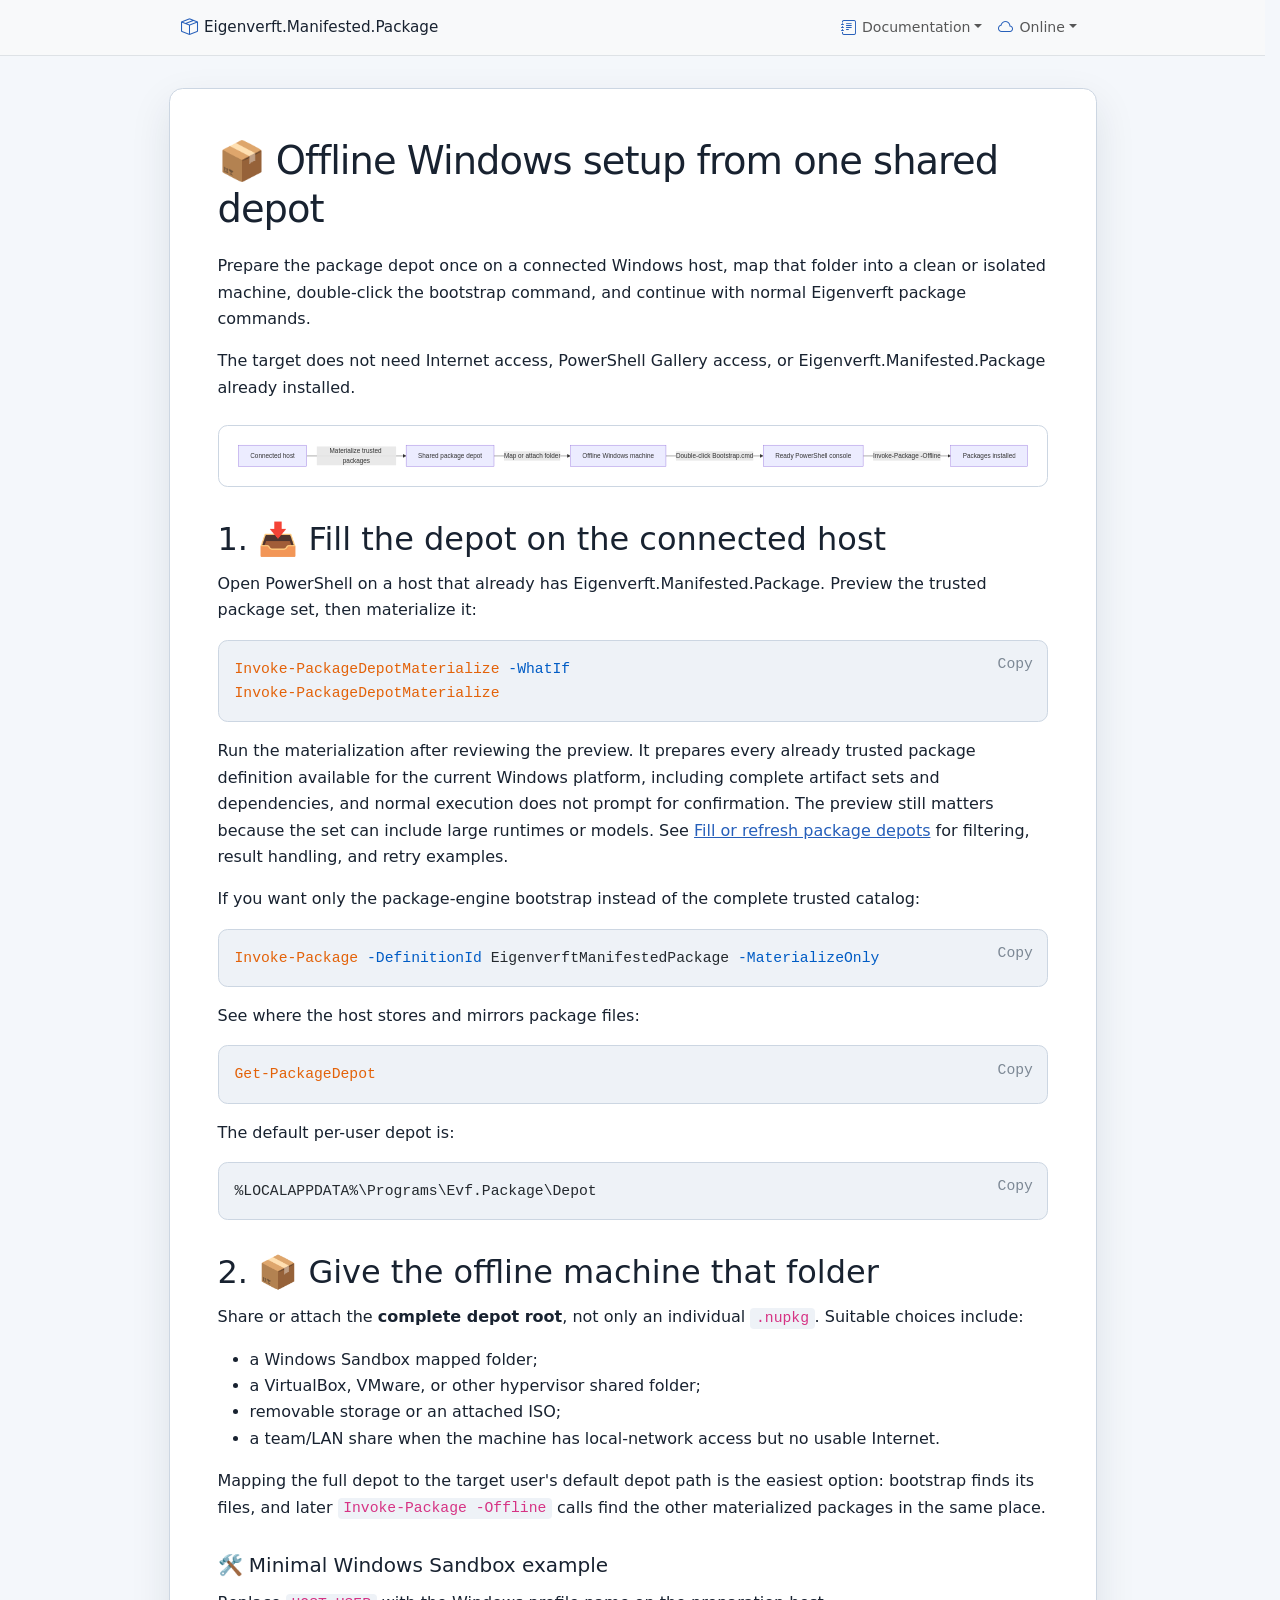
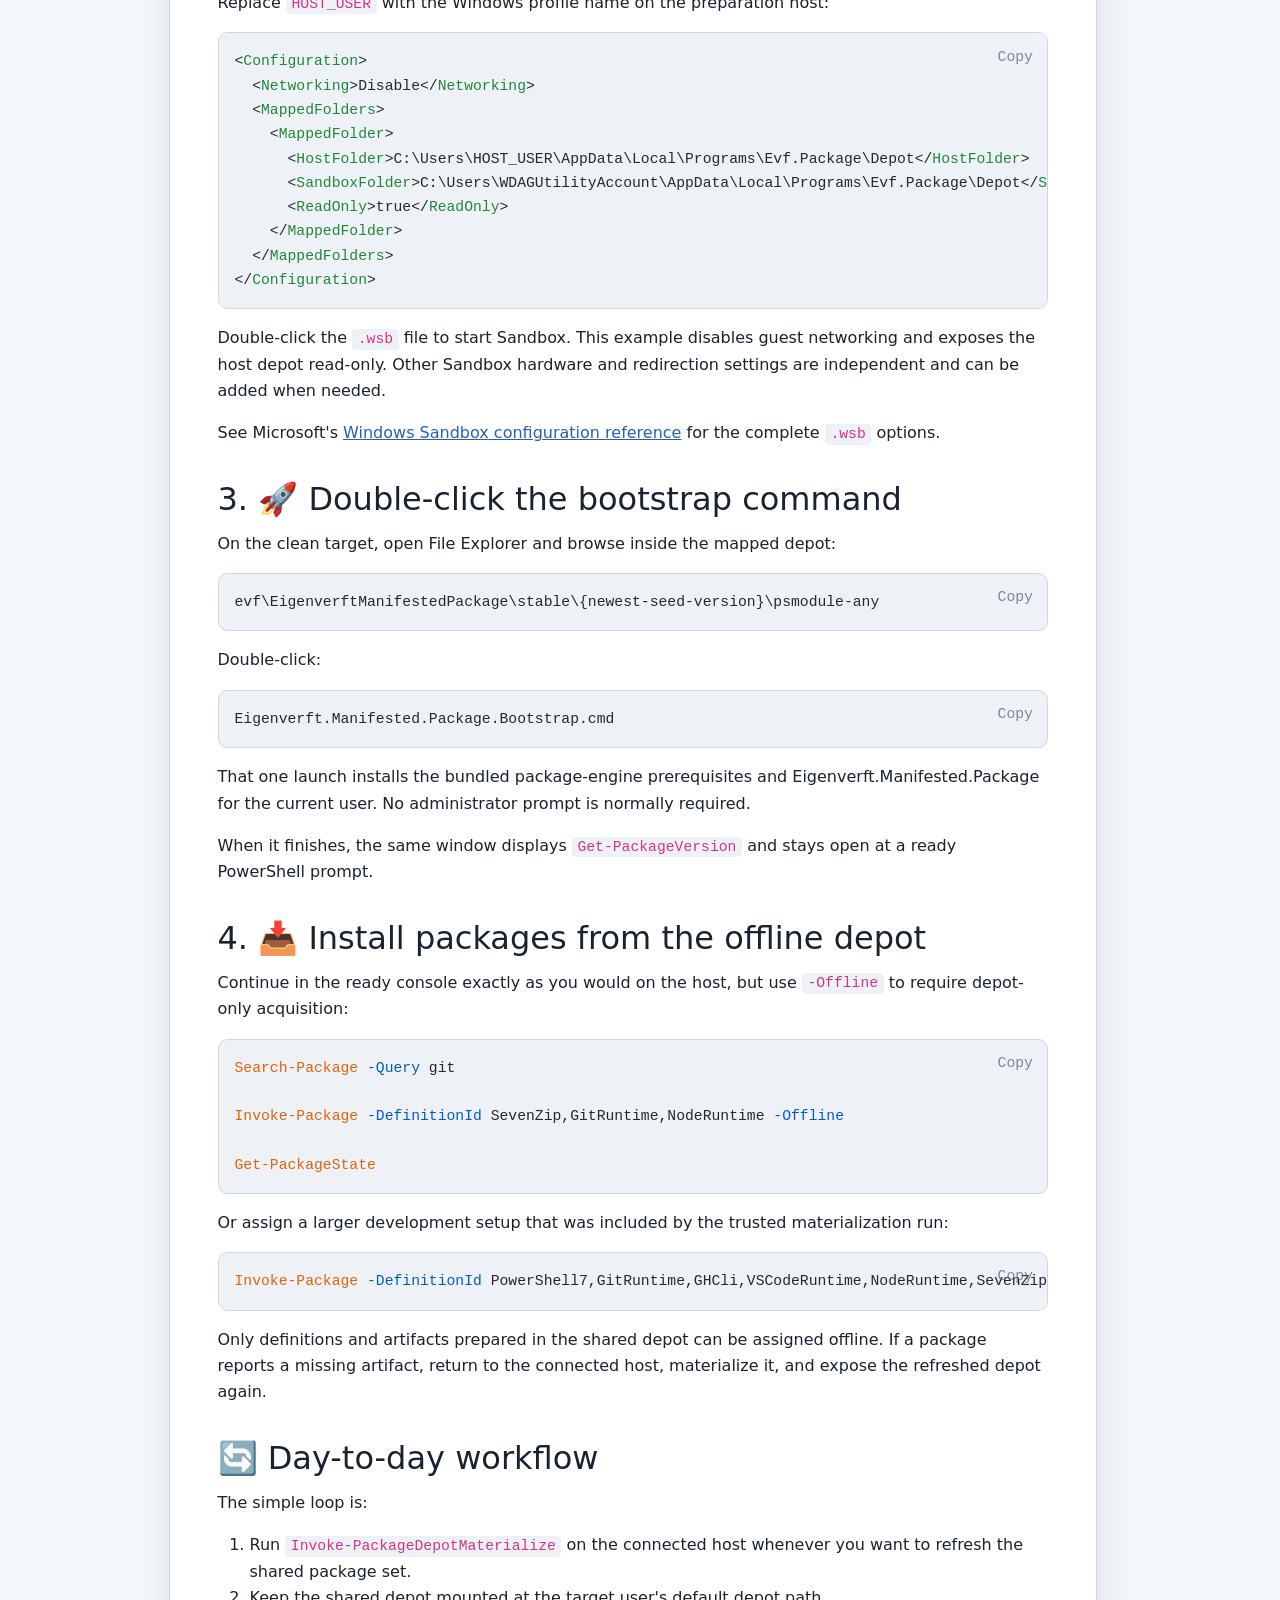
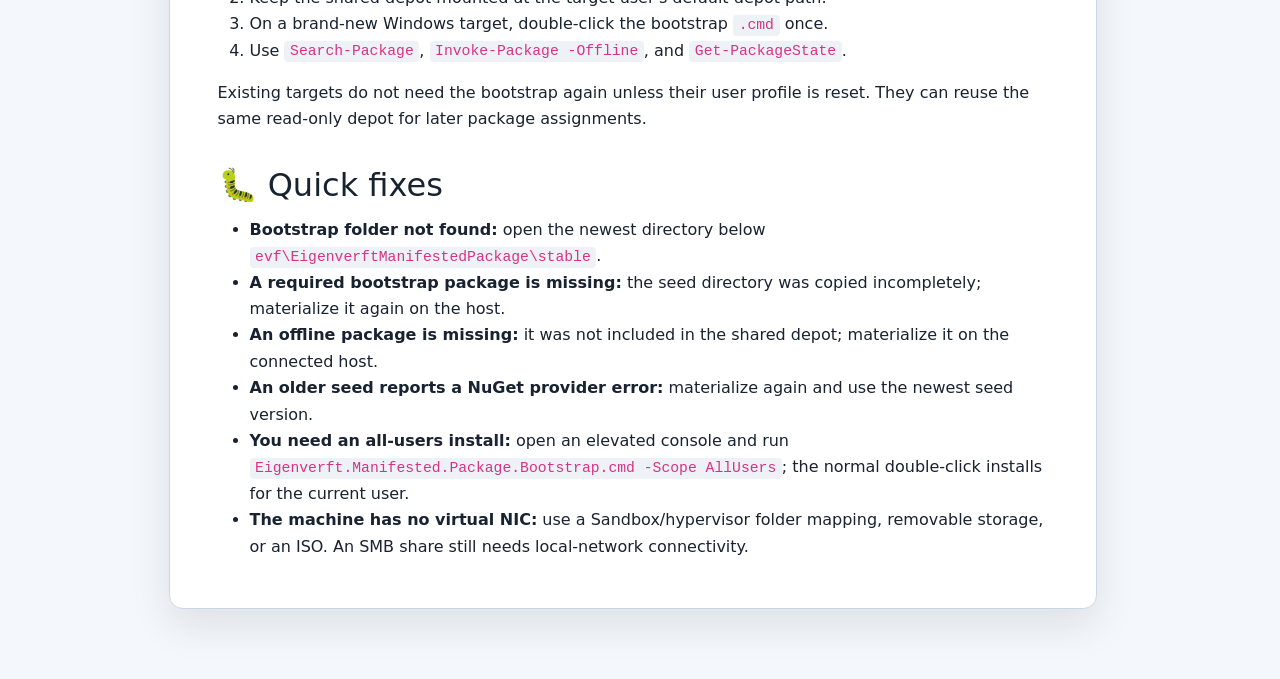
<file: src/prj/Eigenverft.Manifested.Package/Documentation/OfflineBootstrap.html>
<!doctype html>
<html lang="en">
<head>
  <meta charset="utf-8">
  <meta name="viewport" content="width=device-width, initial-scale=1">
  <meta name="color-scheme" content="light dark">
  <title>Documentation</title>
  <link rel="stylesheet" href="./css/documentation.css">
  <script src="./js/documentation.loader.js" defer></script>
</head>
<body>
  <script id="documentation-markdown" type="text/markdown">
# 📦 Offline Windows setup from one shared depot

Prepare the package depot once on a connected Windows host, map that folder into a clean or isolated machine, double-click the bootstrap command, and continue with normal Eigenverft package commands.

The target does not need Internet access, PowerShell Gallery access, or Eigenverft.Manifested.Package already installed.

```mermaid
flowchart LR
  H[Connected host] -->|Materialize trusted packages| D[Shared package depot]
  D -->|Map or attach folder| W[Offline Windows machine]
  W -->|Double-click Bootstrap.cmd| P[Ready PowerShell console]
  P -->|Invoke-Package -Offline| A[Packages installed]
```

## 1. 📥 Fill the depot on the connected host

Open PowerShell on a host that already has Eigenverft.Manifested.Package. Preview the trusted package set, then materialize it:

```powershell
Invoke-PackageDepotMaterialize -WhatIf
Invoke-PackageDepotMaterialize
```

Run the materialization after reviewing the preview. It prepares every already trusted package definition available for the current Windows platform, including complete artifact sets and dependencies, and normal execution does not prompt for confirmation. The preview still matters because the set can include large runtimes or models. See [Fill or refresh package depots](./PackageDepotMaterialize.html) for filtering, result handling, and retry examples.

If you want only the package-engine bootstrap instead of the complete trusted catalog:

```powershell
Invoke-Package -DefinitionId EigenverftManifestedPackage -MaterializeOnly
```

See where the host stores and mirrors package files:

```powershell
Get-PackageDepot
```

The default per-user depot is:

```text
%LOCALAPPDATA%\Programs\Evf.Package\Depot
```

## 2. 📦 Give the offline machine that folder

Share or attach the **complete depot root**, not only an individual `.nupkg`. Suitable choices include:

- a Windows Sandbox mapped folder;
- a VirtualBox, VMware, or other hypervisor shared folder;
- removable storage or an attached ISO;
- a team/LAN share when the machine has local-network access but no usable Internet.

Mapping the full depot to the target user's default depot path is the easiest option: bootstrap finds its files, and later `Invoke-Package -Offline` calls find the other materialized packages in the same place.

### 🛠️ Minimal Windows Sandbox example

Replace `HOST_USER` with the Windows profile name on the preparation host:

```xml
<Configuration>
  <Networking>Disable</Networking>
  <MappedFolders>
    <MappedFolder>
      <HostFolder>C:\Users\HOST_USER\AppData\Local\Programs\Evf.Package\Depot</HostFolder>
      <SandboxFolder>C:\Users\WDAGUtilityAccount\AppData\Local\Programs\Evf.Package\Depot</SandboxFolder>
      <ReadOnly>true</ReadOnly>
    </MappedFolder>
  </MappedFolders>
</Configuration>
```

Double-click the `.wsb` file to start Sandbox. This example disables guest networking and exposes the host depot read-only. Other Sandbox hardware and redirection settings are independent and can be added when needed.

See Microsoft's [Windows Sandbox configuration reference](https://learn.microsoft.com/windows/security/application-security/application-isolation/windows-sandbox/windows-sandbox-configure-using-wsb-file) for the complete `.wsb` options.

## 3. 🚀 Double-click the bootstrap command

On the clean target, open File Explorer and browse inside the mapped depot:

```text
evf\EigenverftManifestedPackage\stable\{newest-seed-version}\psmodule-any
```

Double-click:

```text
Eigenverft.Manifested.Package.Bootstrap.cmd
```

That one launch installs the bundled package-engine prerequisites and Eigenverft.Manifested.Package for the current user. No administrator prompt is normally required.

When it finishes, the same window displays `Get-PackageVersion` and stays open at a ready PowerShell prompt.

## 4. 📥 Install packages from the offline depot

Continue in the ready console exactly as you would on the host, but use `-Offline` to require depot-only acquisition:

```powershell
Search-Package -Query git

Invoke-Package -DefinitionId SevenZip,GitRuntime,NodeRuntime -Offline

Get-PackageState
```

Or assign a larger development setup that was included by the trusted materialization run:

```powershell
Invoke-Package -DefinitionId PowerShell7,GitRuntime,GHCli,VSCodeRuntime,NodeRuntime,SevenZip,DotNetSdk10 -Offline
```

Only definitions and artifacts prepared in the shared depot can be assigned offline. If a package reports a missing artifact, return to the connected host, materialize it, and expose the refreshed depot again.

## 🔄 Day-to-day workflow

The simple loop is:

1. Run `Invoke-PackageDepotMaterialize` on the connected host whenever you want to refresh the shared package set.
2. Keep the shared depot mounted at the target user's default depot path.
3. On a brand-new Windows target, double-click the bootstrap `.cmd` once.
4. Use `Search-Package`, `Invoke-Package -Offline`, and `Get-PackageState`.

Existing targets do not need the bootstrap again unless their user profile is reset. They can reuse the same read-only depot for later package assignments.

## 🐛 Quick fixes

- **Bootstrap folder not found:** open the newest directory below `evf\EigenverftManifestedPackage\stable`.
- **A required bootstrap package is missing:** the seed directory was copied incompletely; materialize it again on the host.
- **An offline package is missing:** it was not included in the shared depot; materialize it on the connected host.
- **An older seed reports a NuGet provider error:** materialize again and use the newest seed version.
- **You need an all-users install:** open an elevated console and run `Eigenverft.Manifested.Package.Bootstrap.cmd -Scope AllUsers`; the normal double-click installs for the current user.
- **The machine has no virtual NIC:** use a Sandbox/hypervisor folder mapping, removable storage, or an ISO. An SMB share still needs local-network connectivity.
  </script>
  <noscript>This packaged documentation requires JavaScript enabled for local files.</noscript>
</body>
</html>
</file>
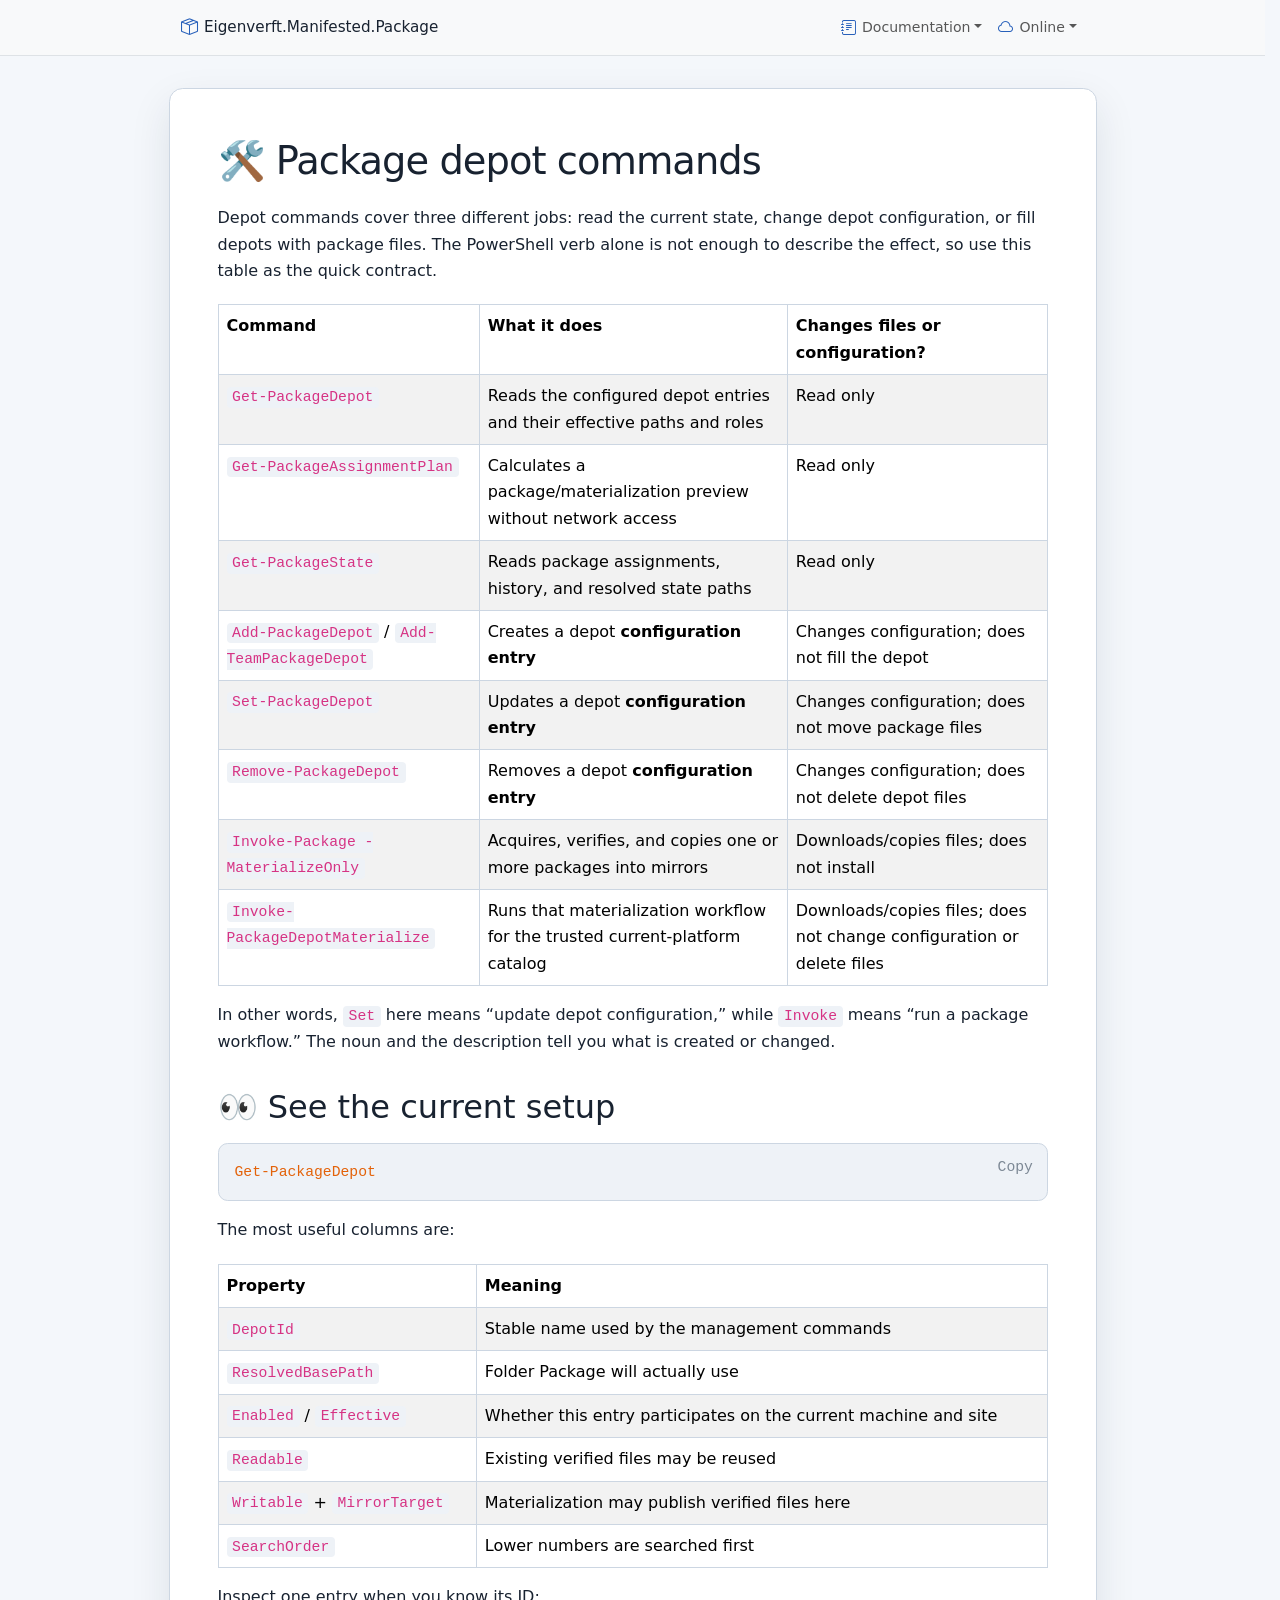
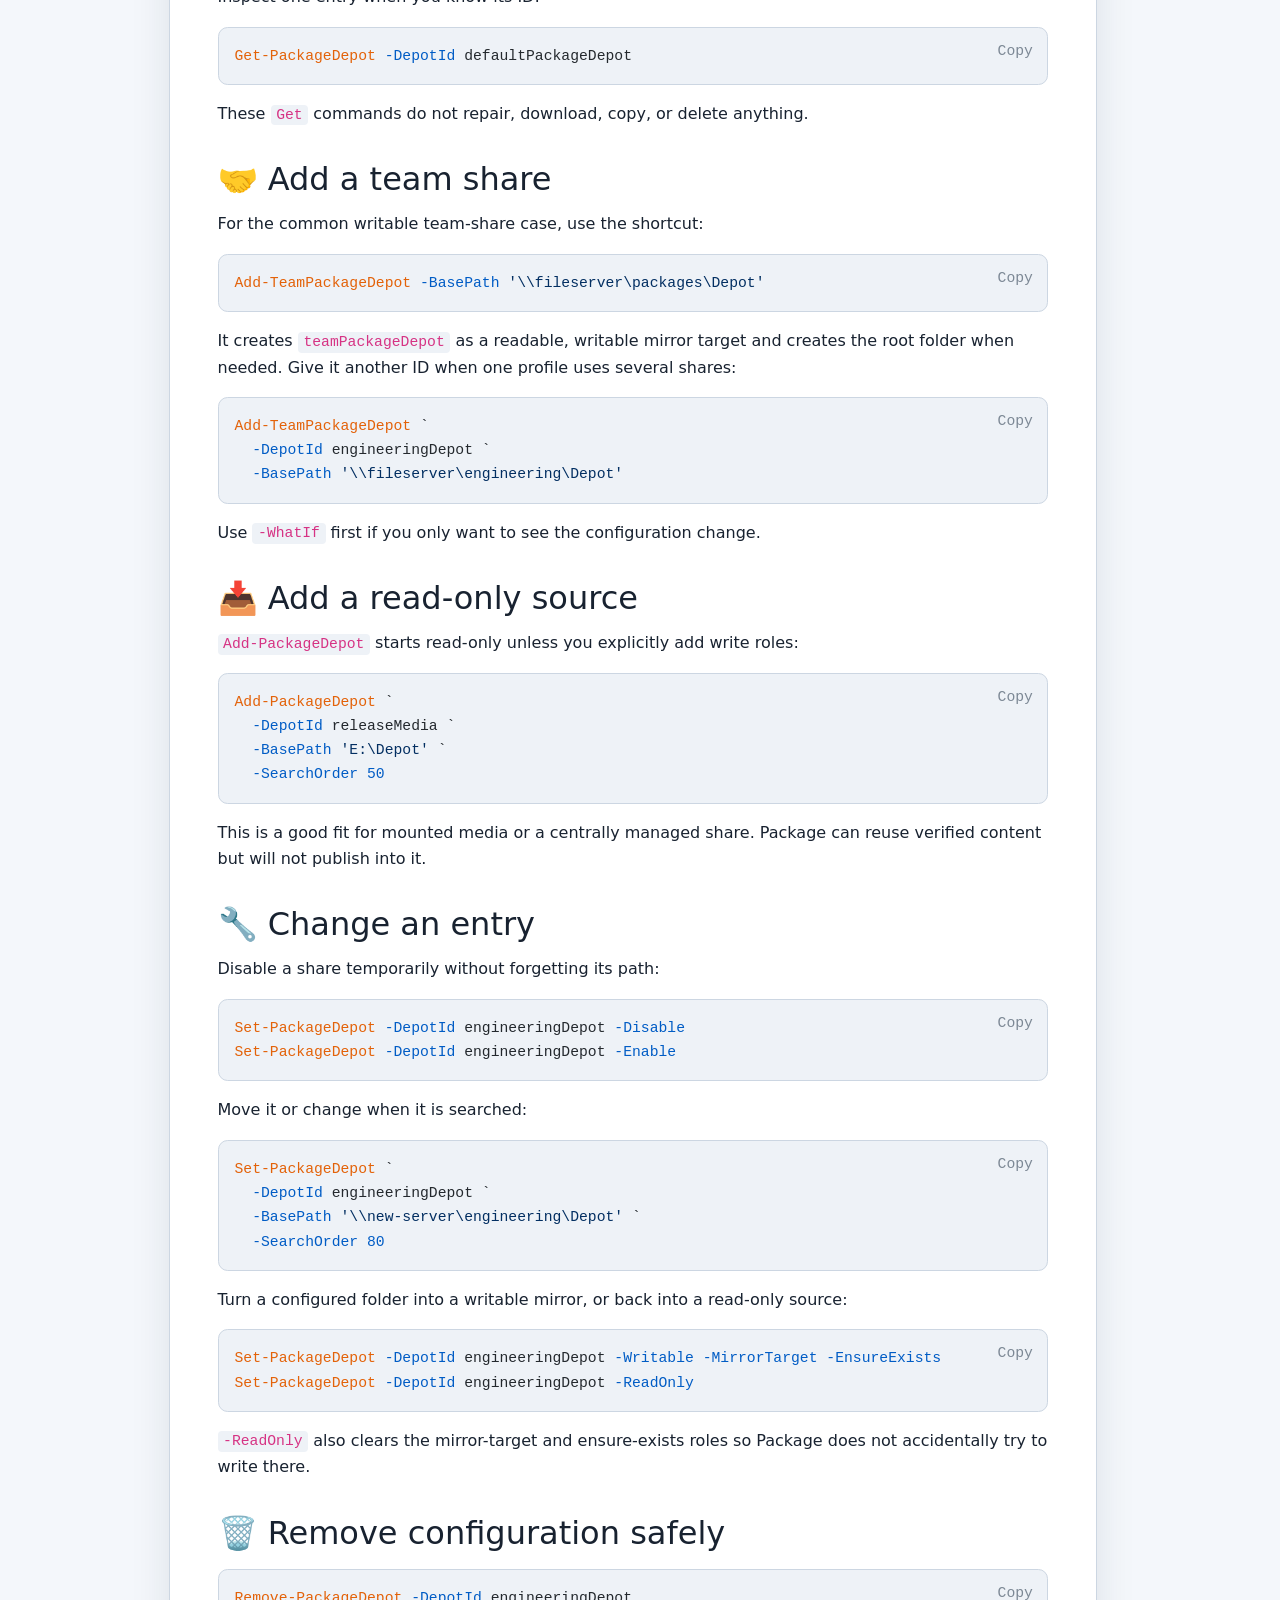
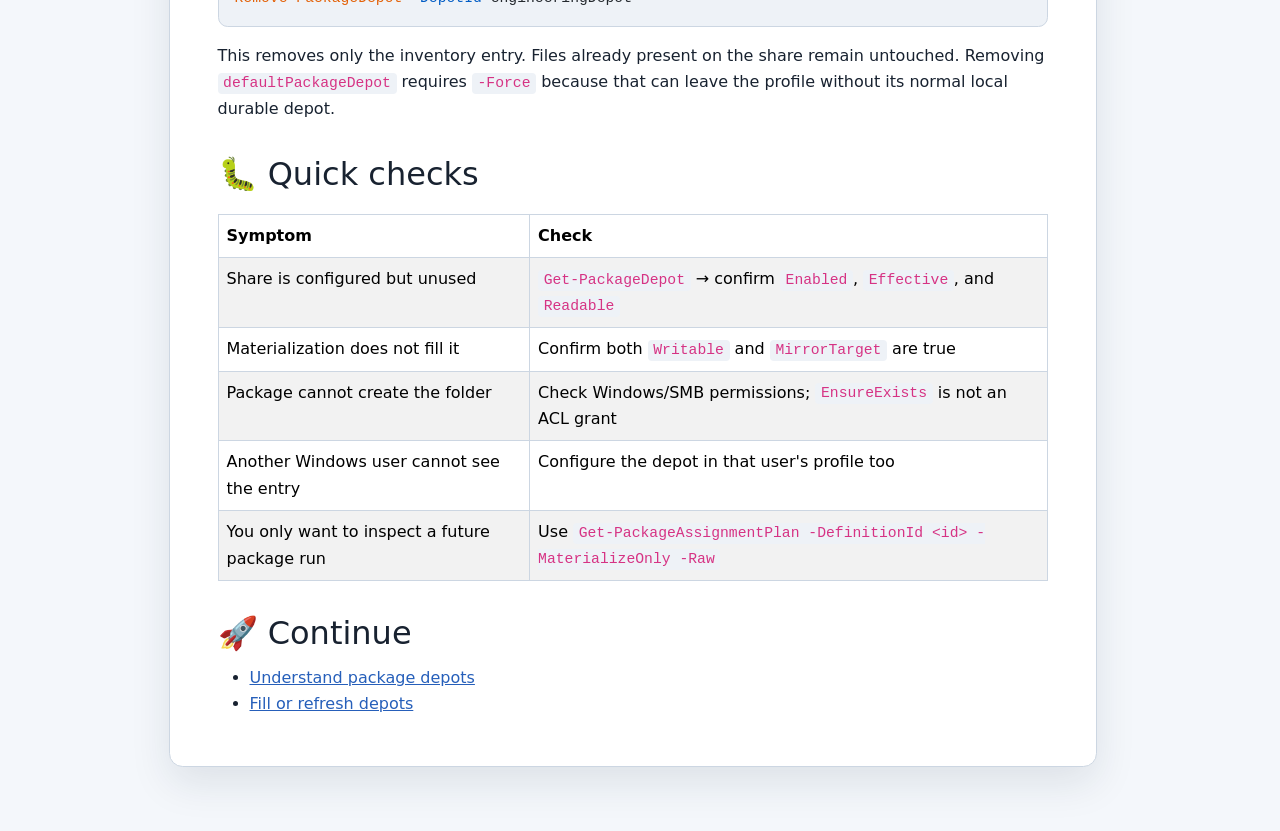
<file: src/prj/Eigenverft.Manifested.Package/Documentation/PackageDepotCommands.html>
<!doctype html>
<html lang="en">
<head>
  <meta charset="utf-8">
  <meta name="viewport" content="width=device-width, initial-scale=1">
  <meta name="color-scheme" content="light dark">
  <title>Documentation</title>
  <link rel="stylesheet" href="./css/documentation.css">
  <script src="./js/documentation.loader.js" defer></script>
</head>
<body>
  <script id="documentation-markdown" type="text/markdown">
# 🛠️ Package depot commands

Depot commands cover three different jobs: read the current state, change depot configuration, or fill depots with package files. The PowerShell verb alone is not enough to describe the effect, so use this table as the quick contract.

| Command | What it does | Changes files or configuration? |
| --- | --- | --- |
| `Get-PackageDepot` | Reads the configured depot entries and their effective paths and roles | Read only |
| `Get-PackageAssignmentPlan` | Calculates a package/materialization preview without network access | Read only |
| `Get-PackageState` | Reads package assignments, history, and resolved state paths | Read only |
| `Add-PackageDepot` / `Add-TeamPackageDepot` | Creates a depot **configuration entry** | Changes configuration; does not fill the depot |
| `Set-PackageDepot` | Updates a depot **configuration entry** | Changes configuration; does not move package files |
| `Remove-PackageDepot` | Removes a depot **configuration entry** | Changes configuration; does not delete depot files |
| `Invoke-Package -MaterializeOnly` | Acquires, verifies, and copies one or more packages into mirrors | Downloads/copies files; does not install |
| `Invoke-PackageDepotMaterialize` | Runs that materialization workflow for the trusted current-platform catalog | Downloads/copies files; does not change configuration or delete files |

In other words, `Set` here means “update depot configuration,” while `Invoke` means “run a package workflow.” The noun and the description tell you what is created or changed.

## 👀 See the current setup

```powershell
Get-PackageDepot
```

The most useful columns are:

| Property | Meaning |
| --- | --- |
| `DepotId` | Stable name used by the management commands |
| `ResolvedBasePath` | Folder Package will actually use |
| `Enabled` / `Effective` | Whether this entry participates on the current machine and site |
| `Readable` | Existing verified files may be reused |
| `Writable` + `MirrorTarget` | Materialization may publish verified files here |
| `SearchOrder` | Lower numbers are searched first |

Inspect one entry when you know its ID:

```powershell
Get-PackageDepot -DepotId defaultPackageDepot
```

These `Get` commands do not repair, download, copy, or delete anything.

## 🤝 Add a team share

For the common writable team-share case, use the shortcut:

```powershell
Add-TeamPackageDepot -BasePath '\\fileserver\packages\Depot'
```

It creates `teamPackageDepot` as a readable, writable mirror target and creates the root folder when needed. Give it another ID when one profile uses several shares:

```powershell
Add-TeamPackageDepot `
  -DepotId engineeringDepot `
  -BasePath '\\fileserver\engineering\Depot'
```

Use `-WhatIf` first if you only want to see the configuration change.

## 📥 Add a read-only source

`Add-PackageDepot` starts read-only unless you explicitly add write roles:

```powershell
Add-PackageDepot `
  -DepotId releaseMedia `
  -BasePath 'E:\Depot' `
  -SearchOrder 50
```

This is a good fit for mounted media or a centrally managed share. Package can reuse verified content but will not publish into it.

## 🔧 Change an entry

Disable a share temporarily without forgetting its path:

```powershell
Set-PackageDepot -DepotId engineeringDepot -Disable
Set-PackageDepot -DepotId engineeringDepot -Enable
```

Move it or change when it is searched:

```powershell
Set-PackageDepot `
  -DepotId engineeringDepot `
  -BasePath '\\new-server\engineering\Depot' `
  -SearchOrder 80
```

Turn a configured folder into a writable mirror, or back into a read-only source:

```powershell
Set-PackageDepot -DepotId engineeringDepot -Writable -MirrorTarget -EnsureExists
Set-PackageDepot -DepotId engineeringDepot -ReadOnly
```

`-ReadOnly` also clears the mirror-target and ensure-exists roles so Package does not accidentally try to write there.

## 🗑️ Remove configuration safely

```powershell
Remove-PackageDepot -DepotId engineeringDepot
```

This removes only the inventory entry. Files already present on the share remain untouched. Removing `defaultPackageDepot` requires `-Force` because that can leave the profile without its normal local durable depot.

## 🐛 Quick checks

| Symptom | Check |
| --- | --- |
| Share is configured but unused | `Get-PackageDepot` → confirm `Enabled`, `Effective`, and `Readable` |
| Materialization does not fill it | Confirm both `Writable` and `MirrorTarget` are true |
| Package cannot create the folder | Check Windows/SMB permissions; `EnsureExists` is not an ACL grant |
| Another Windows user cannot see the entry | Configure the depot in that user's profile too |
| You only want to inspect a future package run | Use `Get-PackageAssignmentPlan -DefinitionId <id> -MaterializeOnly -Raw` |

## 🚀 Continue

- [Understand package depots](./PackageDepots.html)
- [Fill or refresh depots](./PackageDepotMaterialize.html)
  </script>
  <noscript>This packaged documentation requires JavaScript enabled for local files.</noscript>
</body>
</html>
</file>
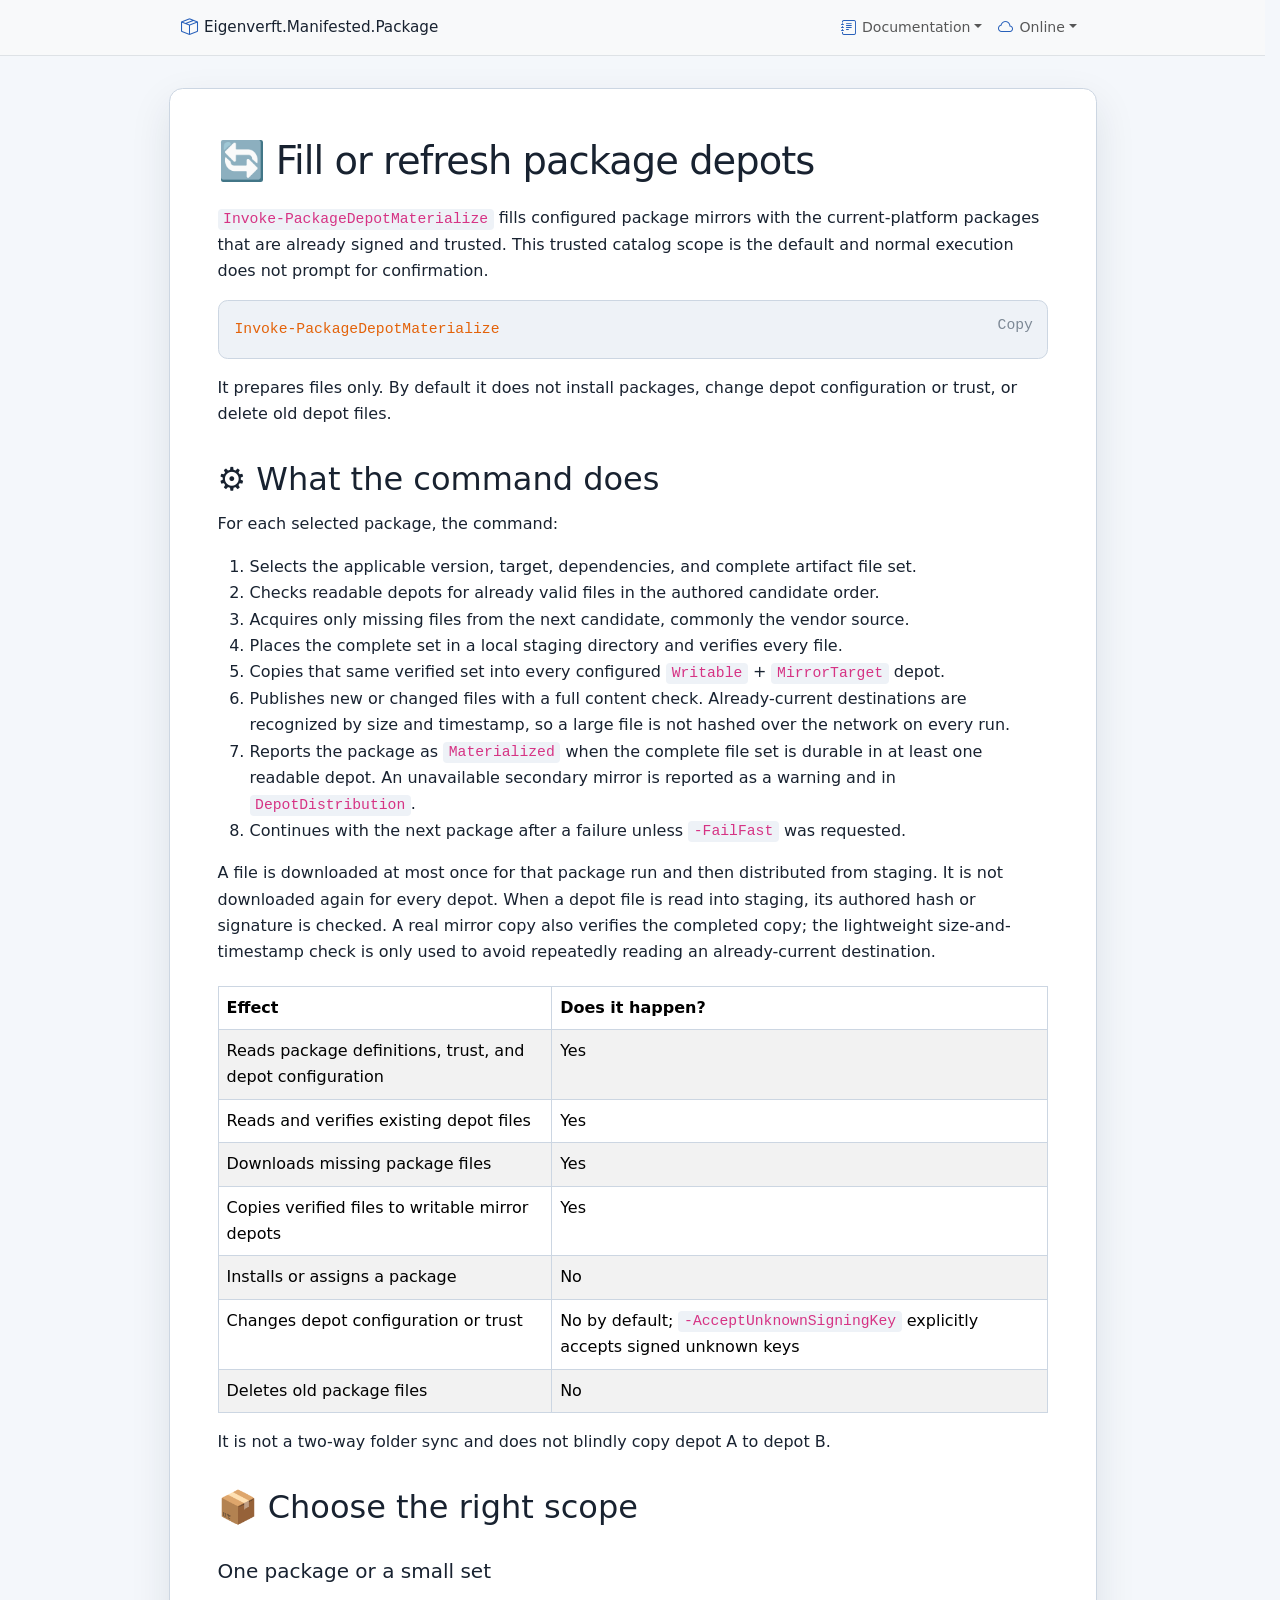
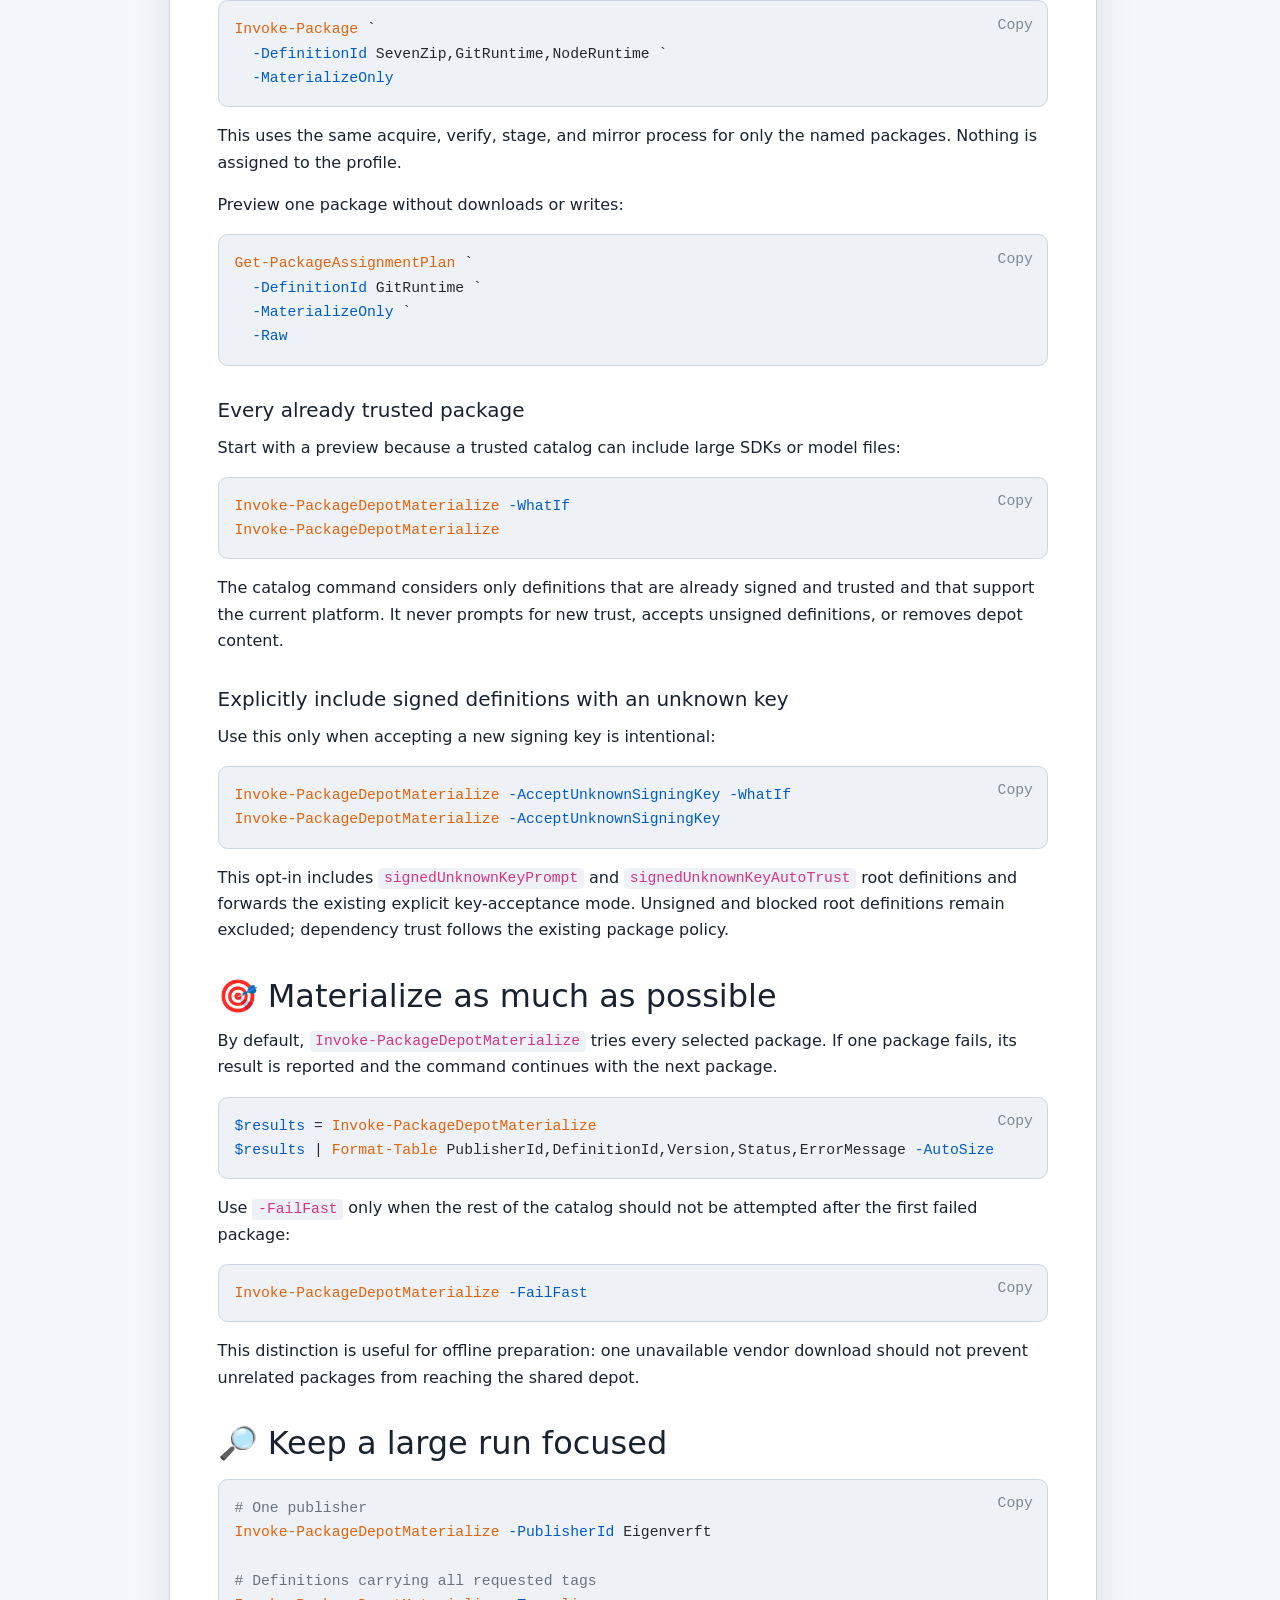
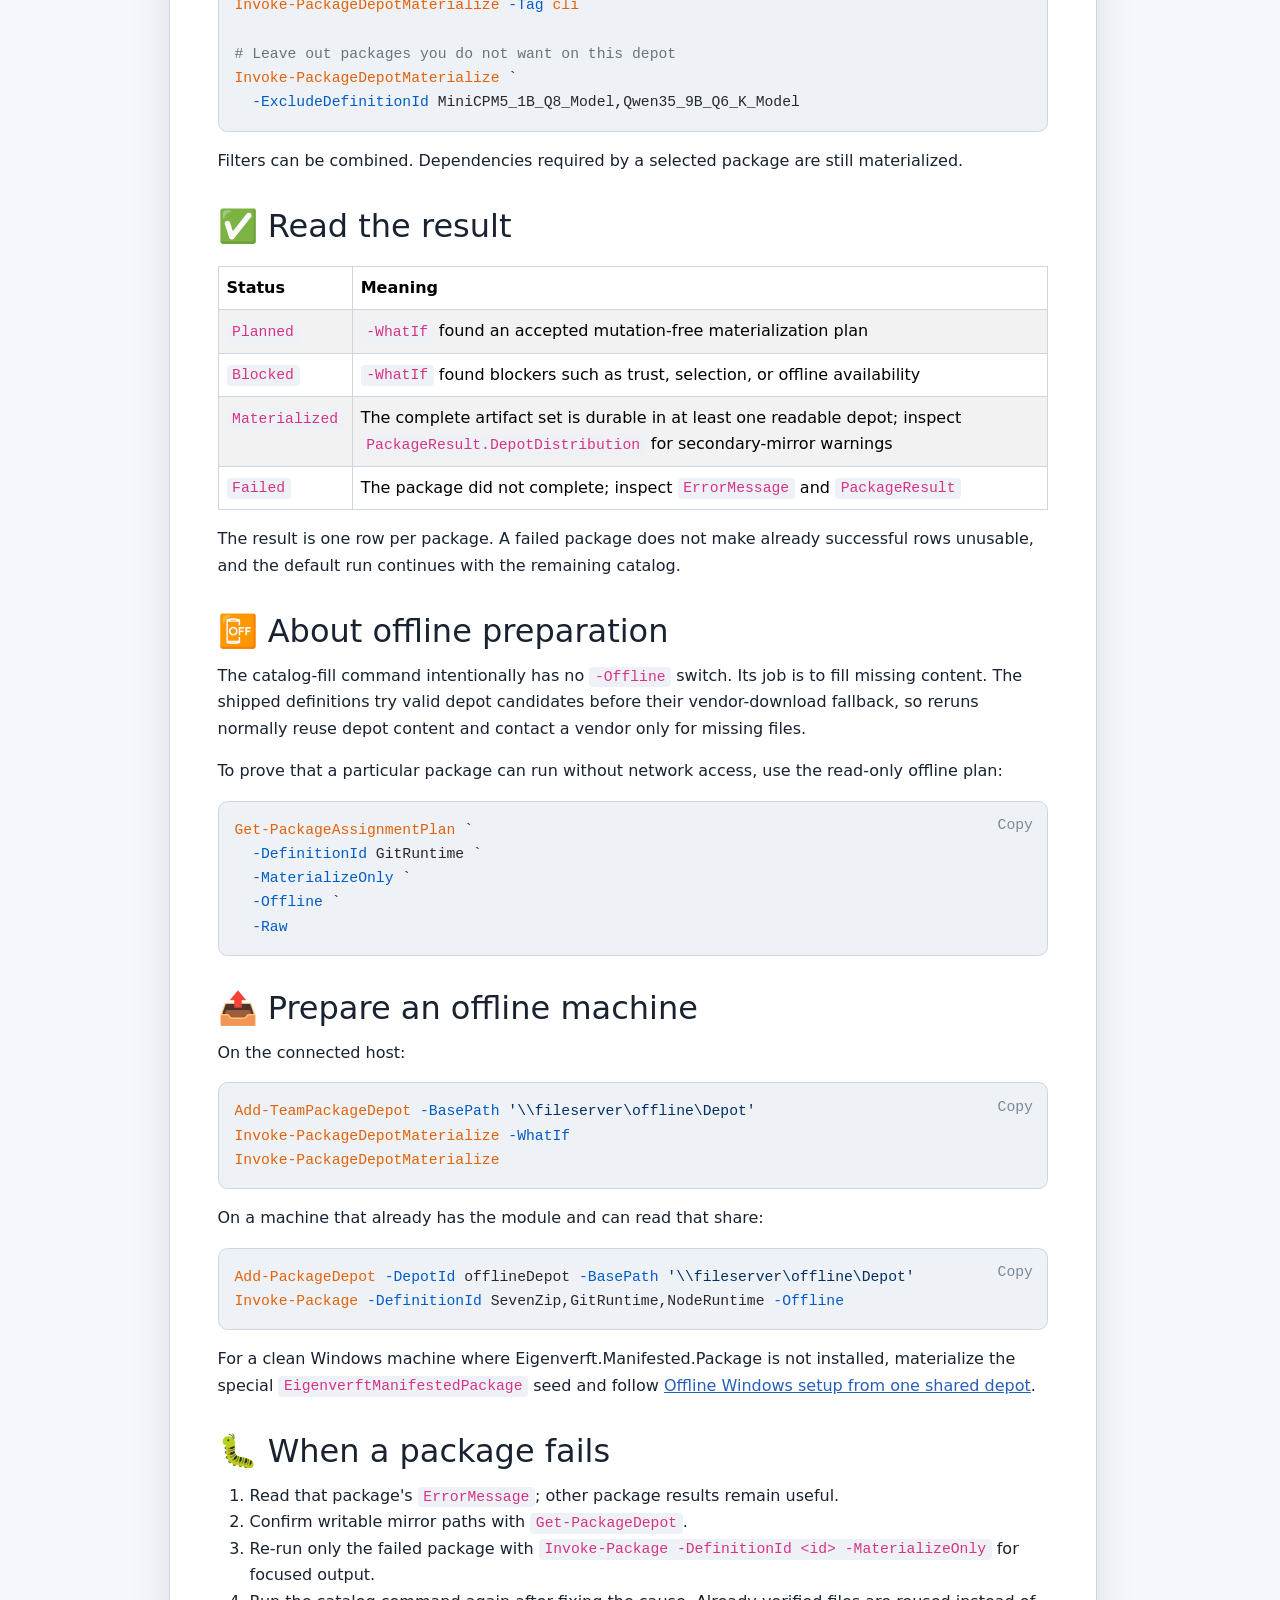
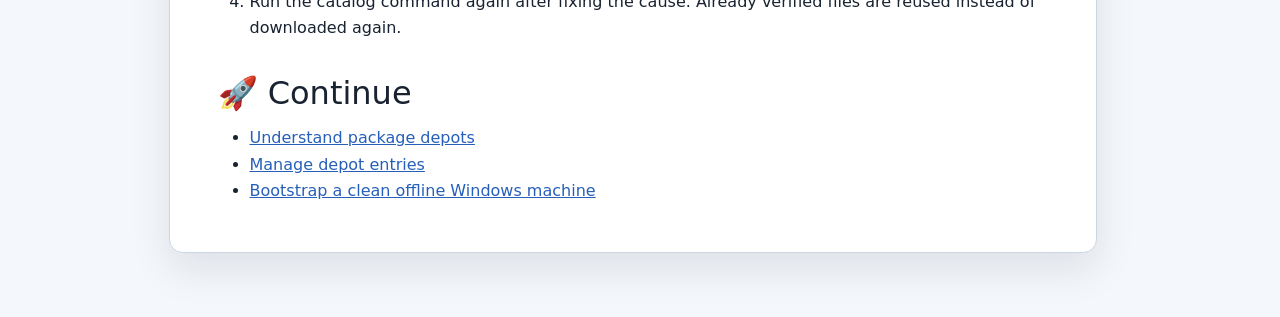
<file: src/prj/Eigenverft.Manifested.Package/Documentation/PackageDepotMaterialize.html>
<!doctype html>
<html lang="en">
<head>
  <meta charset="utf-8">
  <meta name="viewport" content="width=device-width, initial-scale=1">
  <meta name="color-scheme" content="light dark">
  <title>Documentation</title>
  <link rel="stylesheet" href="./css/documentation.css">
  <script src="./js/documentation.loader.js" defer></script>
</head>
<body>
  <script id="documentation-markdown" type="text/markdown">
# 🔄 Fill or refresh package depots

`Invoke-PackageDepotMaterialize` fills configured package mirrors with the current-platform packages that are already signed and trusted. This trusted catalog scope is the default and normal execution does not prompt for confirmation.

```powershell
Invoke-PackageDepotMaterialize
```

It prepares files only. By default it does not install packages, change depot configuration or trust, or delete old depot files.

## ⚙️ What the command does

For each selected package, the command:

1. Selects the applicable version, target, dependencies, and complete artifact file set.
2. Checks readable depots for already valid files in the authored candidate order.
3. Acquires only missing files from the next candidate, commonly the vendor source.
4. Places the complete set in a local staging directory and verifies every file.
5. Copies that same verified set into every configured `Writable` + `MirrorTarget` depot.
6. Publishes new or changed files with a full content check. Already-current destinations are recognized by size and timestamp, so a large file is not hashed over the network on every run.
7. Reports the package as `Materialized` when the complete file set is durable in at least one readable depot. An unavailable secondary mirror is reported as a warning and in `DepotDistribution`.
8. Continues with the next package after a failure unless `-FailFast` was requested.

A file is downloaded at most once for that package run and then distributed from staging. It is not downloaded again for every depot. When a depot file is read into staging, its authored hash or signature is checked. A real mirror copy also verifies the completed copy; the lightweight size-and-timestamp check is only used to avoid repeatedly reading an already-current destination.

| Effect | Does it happen? |
| --- | --- |
| Reads package definitions, trust, and depot configuration | Yes |
| Reads and verifies existing depot files | Yes |
| Downloads missing package files | Yes |
| Copies verified files to writable mirror depots | Yes |
| Installs or assigns a package | No |
| Changes depot configuration or trust | No by default; `-AcceptUnknownSigningKey` explicitly accepts signed unknown keys |
| Deletes old package files | No |

It is not a two-way folder sync and does not blindly copy depot A to depot B.

## 📦 Choose the right scope

### One package or a small set

```powershell
Invoke-Package `
  -DefinitionId SevenZip,GitRuntime,NodeRuntime `
  -MaterializeOnly
```

This uses the same acquire, verify, stage, and mirror process for only the named packages. Nothing is assigned to the profile.

Preview one package without downloads or writes:

```powershell
Get-PackageAssignmentPlan `
  -DefinitionId GitRuntime `
  -MaterializeOnly `
  -Raw
```

### Every already trusted package

Start with a preview because a trusted catalog can include large SDKs or model files:

```powershell
Invoke-PackageDepotMaterialize -WhatIf
Invoke-PackageDepotMaterialize
```

The catalog command considers only definitions that are already signed and trusted and that support the current platform. It never prompts for new trust, accepts unsigned definitions, or removes depot content.

### Explicitly include signed definitions with an unknown key

Use this only when accepting a new signing key is intentional:

```powershell
Invoke-PackageDepotMaterialize -AcceptUnknownSigningKey -WhatIf
Invoke-PackageDepotMaterialize -AcceptUnknownSigningKey
```

This opt-in includes `signedUnknownKeyPrompt` and `signedUnknownKeyAutoTrust` root definitions and forwards the existing explicit key-acceptance mode. Unsigned and blocked root definitions remain excluded; dependency trust follows the existing package policy.

## 🎯 Materialize as much as possible

By default, `Invoke-PackageDepotMaterialize` tries every selected package. If one package fails, its result is reported and the command continues with the next package.

```powershell
$results = Invoke-PackageDepotMaterialize
$results | Format-Table PublisherId,DefinitionId,Version,Status,ErrorMessage -AutoSize
```

Use `-FailFast` only when the rest of the catalog should not be attempted after the first failed package:

```powershell
Invoke-PackageDepotMaterialize -FailFast
```

This distinction is useful for offline preparation: one unavailable vendor download should not prevent unrelated packages from reaching the shared depot.

## 🔎 Keep a large run focused

```powershell
# One publisher
Invoke-PackageDepotMaterialize -PublisherId Eigenverft

# Definitions carrying all requested tags
Invoke-PackageDepotMaterialize -Tag cli

# Leave out packages you do not want on this depot
Invoke-PackageDepotMaterialize `
  -ExcludeDefinitionId MiniCPM5_1B_Q8_Model,Qwen35_9B_Q6_K_Model
```

Filters can be combined. Dependencies required by a selected package are still materialized.

## ✅ Read the result

| Status | Meaning |
| --- | --- |
| `Planned` | `-WhatIf` found an accepted mutation-free materialization plan |
| `Blocked` | `-WhatIf` found blockers such as trust, selection, or offline availability |
| `Materialized` | The complete artifact set is durable in at least one readable depot; inspect `PackageResult.DepotDistribution` for secondary-mirror warnings |
| `Failed` | The package did not complete; inspect `ErrorMessage` and `PackageResult` |

The result is one row per package. A failed package does not make already successful rows unusable, and the default run continues with the remaining catalog.

## 📴 About offline preparation

The catalog-fill command intentionally has no `-Offline` switch. Its job is to fill missing content. The shipped definitions try valid depot candidates before their vendor-download fallback, so reruns normally reuse depot content and contact a vendor only for missing files.

To prove that a particular package can run without network access, use the read-only offline plan:

```powershell
Get-PackageAssignmentPlan `
  -DefinitionId GitRuntime `
  -MaterializeOnly `
  -Offline `
  -Raw
```

## 📤 Prepare an offline machine

On the connected host:

```powershell
Add-TeamPackageDepot -BasePath '\\fileserver\offline\Depot'
Invoke-PackageDepotMaterialize -WhatIf
Invoke-PackageDepotMaterialize
```

On a machine that already has the module and can read that share:

```powershell
Add-PackageDepot -DepotId offlineDepot -BasePath '\\fileserver\offline\Depot'
Invoke-Package -DefinitionId SevenZip,GitRuntime,NodeRuntime -Offline
```

For a clean Windows machine where Eigenverft.Manifested.Package is not installed, materialize the special `EigenverftManifestedPackage` seed and follow [Offline Windows setup from one shared depot](./OfflineBootstrap.html).

## 🐛 When a package fails

1. Read that package's `ErrorMessage`; other package results remain useful.
2. Confirm writable mirror paths with `Get-PackageDepot`.
3. Re-run only the failed package with `Invoke-Package -DefinitionId <id> -MaterializeOnly` for focused output.
4. Run the catalog command again after fixing the cause. Already verified files are reused instead of downloaded again.

## 🚀 Continue

- [Understand package depots](./PackageDepots.html)
- [Manage depot entries](./PackageDepotCommands.html)
- [Bootstrap a clean offline Windows machine](./OfflineBootstrap.html)
  </script>
  <noscript>This packaged documentation requires JavaScript enabled for local files.</noscript>
</body>
</html>
</file>
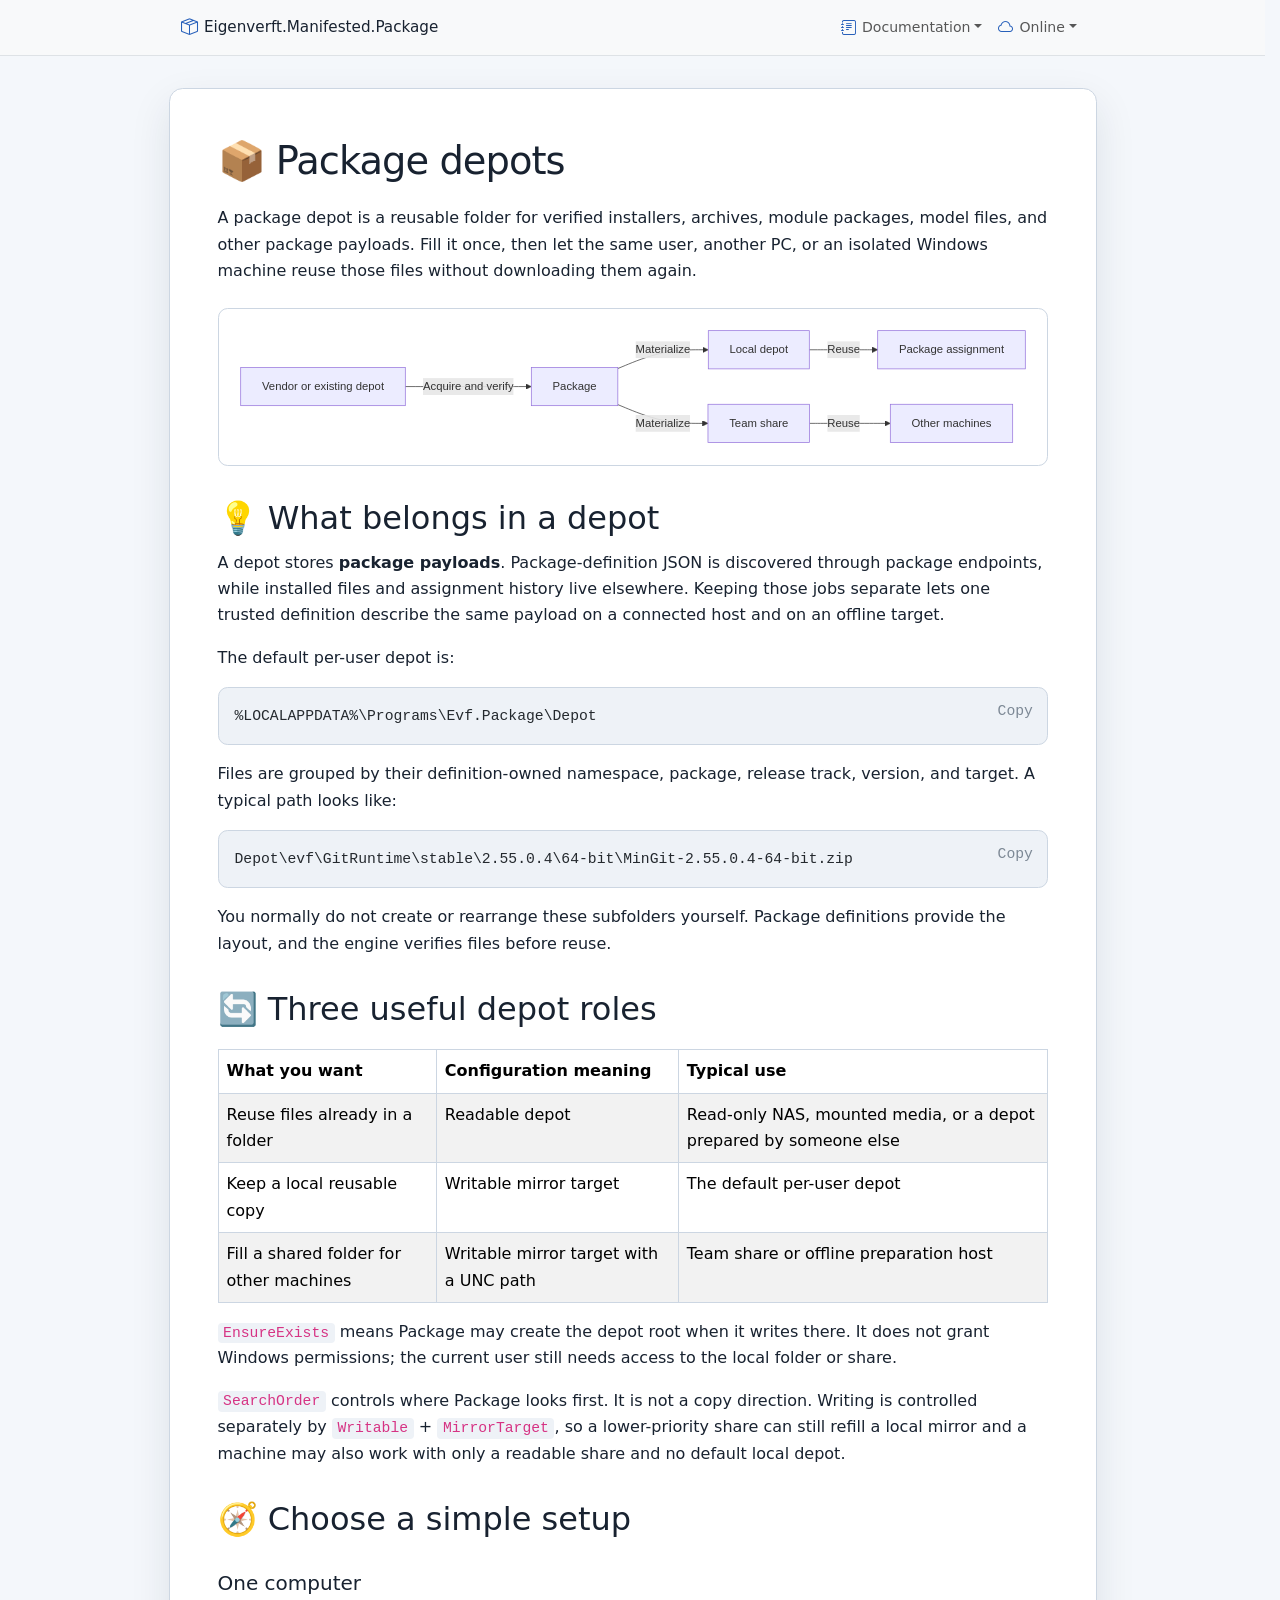
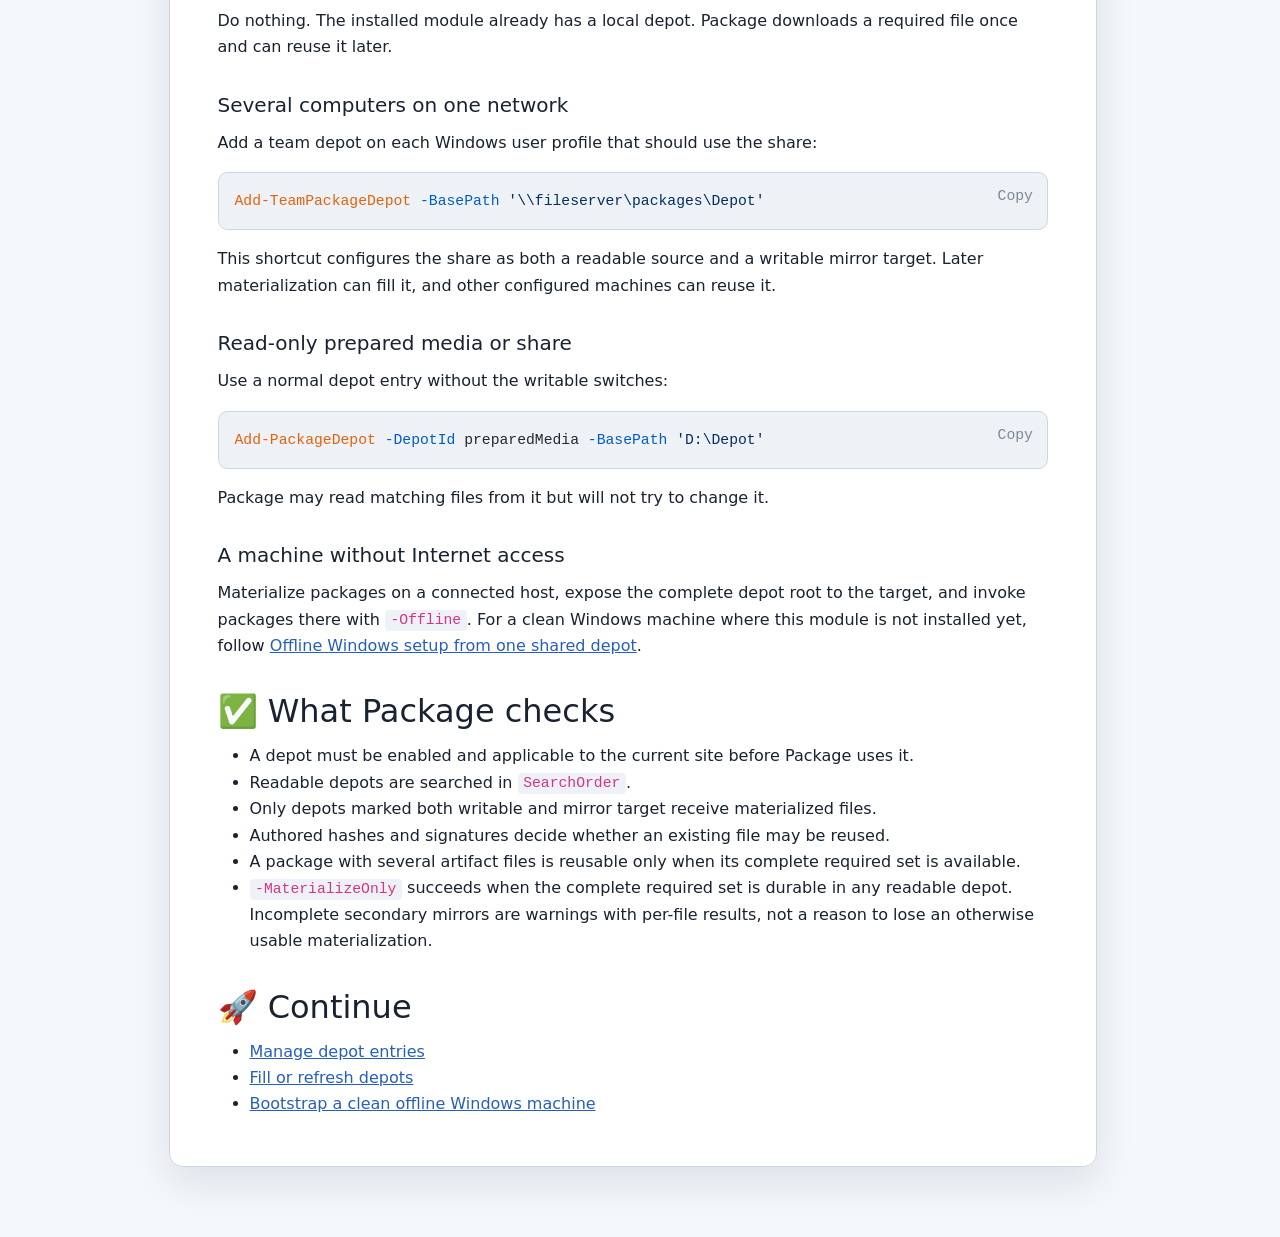
<file: src/prj/Eigenverft.Manifested.Package/Documentation/PackageDepots.html>
<!doctype html>
<html lang="en">
<head>
  <meta charset="utf-8">
  <meta name="viewport" content="width=device-width, initial-scale=1">
  <meta name="color-scheme" content="light dark">
  <title>Documentation</title>
  <link rel="stylesheet" href="./css/documentation.css">
  <script src="./js/documentation.loader.js" defer></script>
</head>
<body>
  <script id="documentation-markdown" type="text/markdown">
# 📦 Package depots

A package depot is a reusable folder for verified installers, archives, module packages, model files, and other package payloads. Fill it once, then let the same user, another PC, or an isolated Windows machine reuse those files without downloading them again.

```mermaid
flowchart LR
  V[Vendor or existing depot] -->|Acquire and verify| P[Package]
  P -->|Materialize| L[Local depot]
  P -->|Materialize| T[Team share]
  L -->|Reuse| A[Package assignment]
  T -->|Reuse| B[Other machines]
```

## 💡 What belongs in a depot

A depot stores **package payloads**. Package-definition JSON is discovered through package endpoints, while installed files and assignment history live elsewhere. Keeping those jobs separate lets one trusted definition describe the same payload on a connected host and on an offline target.

The default per-user depot is:

```text
%LOCALAPPDATA%\Programs\Evf.Package\Depot
```

Files are grouped by their definition-owned namespace, package, release track, version, and target. A typical path looks like:

```text
Depot\evf\GitRuntime\stable\2.55.0.4\64-bit\MinGit-2.55.0.4-64-bit.zip
```

You normally do not create or rearrange these subfolders yourself. Package definitions provide the layout, and the engine verifies files before reuse.

## 🔄 Three useful depot roles

| What you want | Configuration meaning | Typical use |
| --- | --- | --- |
| Reuse files already in a folder | Readable depot | Read-only NAS, mounted media, or a depot prepared by someone else |
| Keep a local reusable copy | Writable mirror target | The default per-user depot |
| Fill a shared folder for other machines | Writable mirror target with a UNC path | Team share or offline preparation host |

`EnsureExists` means Package may create the depot root when it writes there. It does not grant Windows permissions; the current user still needs access to the local folder or share.

`SearchOrder` controls where Package looks first. It is not a copy direction. Writing is controlled separately by `Writable` + `MirrorTarget`, so a lower-priority share can still refill a local mirror and a machine may also work with only a readable share and no default local depot.

## 🧭 Choose a simple setup

### One computer

Do nothing. The installed module already has a local depot. Package downloads a required file once and can reuse it later.

### Several computers on one network

Add a team depot on each Windows user profile that should use the share:

```powershell
Add-TeamPackageDepot -BasePath '\\fileserver\packages\Depot'
```

This shortcut configures the share as both a readable source and a writable mirror target. Later materialization can fill it, and other configured machines can reuse it.

### Read-only prepared media or share

Use a normal depot entry without the writable switches:

```powershell
Add-PackageDepot -DepotId preparedMedia -BasePath 'D:\Depot'
```

Package may read matching files from it but will not try to change it.

### A machine without Internet access

Materialize packages on a connected host, expose the complete depot root to the target, and invoke packages there with `-Offline`. For a clean Windows machine where this module is not installed yet, follow [Offline Windows setup from one shared depot](./OfflineBootstrap.html).

## ✅ What Package checks

- A depot must be enabled and applicable to the current site before Package uses it.
- Readable depots are searched in `SearchOrder`.
- Only depots marked both writable and mirror target receive materialized files.
- Authored hashes and signatures decide whether an existing file may be reused.
- A package with several artifact files is reusable only when its complete required set is available.
- `-MaterializeOnly` succeeds when the complete required set is durable in any readable depot. Incomplete secondary mirrors are warnings with per-file results, not a reason to lose an otherwise usable materialization.

## 🚀 Continue

- [Manage depot entries](./PackageDepotCommands.html)
- [Fill or refresh depots](./PackageDepotMaterialize.html)
- [Bootstrap a clean offline Windows machine](./OfflineBootstrap.html)
  </script>
  <noscript>This packaged documentation requires JavaScript enabled for local files.</noscript>
</body>
</html>
</file>
<file: src/prj/Eigenverft.Manifested.Package/Documentation/css/documentation.css>
@import url("./bootstrap.min.css");
@import url("./bootstrap-icons.min.css");
@import url("./highlight.github.min.css") screen and (prefers-color-scheme: light);
@import url("./highlight.github-dark.min.css") screen and (prefers-color-scheme: dark);

:root {
  color-scheme: light dark;
  --page-background: #f4f7fb;
  --surface: #ffffff;
  --text: #182230;
  --muted: #5d6b7a;
  --accent: #265fba;
  --accent-soft: #e8f0fc;
  --border: #ccd6e2;
  --code-background: #eef2f7;
  --shadow: 0 1rem 2.5rem rgba(21, 37, 57, 0.1);
  font-family: "Segoe UI", system-ui, -apple-system, BlinkMacSystemFont, sans-serif;
}

@media (prefers-color-scheme: dark) {
  :root {
    --page-background: #10151d;
    --surface: #171f2a;
    --text: #edf3fa;
    --muted: #aab8c8;
    --accent: #82b2ff;
    --accent-soft: #20385b;
    --border: #354252;
    --code-background: #202a36;
    --shadow: 0 1rem 2.5rem rgba(0, 0, 0, 0.28);
  }
}

* {
  box-sizing: border-box;
}

html {
  background: var(--page-background);
  color: var(--text);
  overflow-y: scroll;
  scrollbar-gutter: stable;
}

body {
  margin: 0;
  min-height: 100vh;
  background: var(--page-background);
  color: var(--text);
  line-height: 1.65;
}

.page-width {
  width: min(100% - 2rem, 58rem);
  margin-inline: auto;
}

.documentation-navbar .navbar-brand {
  color: var(--text);
  font-size: 0.95rem;
}

.documentation-navbar .nav-link {
  font-size: 0.88rem;
}

.documentation-navbar .bi {
  display: inline-block;
  margin-right: 0.4rem;
  color: var(--accent);
  font-size: 1.1em;
  line-height: 1;
  vertical-align: -0.075em;
}

.documentation-navbar .dropdown-item .bi {
  width: 1.1em;
  text-align: center;
}

.documentation-navbar .dropdown-item.active .bi,
.documentation-navbar .dropdown-item:active .bi {
  color: currentColor;
}

.documentation-navbar .dropdown-item {
  font-size: 0.88rem;
}

.documentation-content {
  margin-block: 2rem 4rem;
  border: 1px solid var(--border);
  border-radius: 0.85rem;
  background: var(--surface);
  box-shadow: var(--shadow);
  padding: clamp(1.25rem, 4vw, 3rem);
}

.documentation-content > :first-child {
  margin-top: 0;
}

.documentation-content > :last-child {
  margin-bottom: 0;
}

.documentation-content h1,
.documentation-content h2,
.documentation-content h3 {
  scroll-margin-top: 4.5rem;
  line-height: 1.25;
}

.documentation-content h1 {
  margin: 0 0 1.25rem;
  font-size: clamp(1.75rem, 4vw, 2.4rem);
  letter-spacing: -0.025em;
}

.documentation-content h2 {
  margin: 2rem 0 0.75rem;
  font-size: clamp(1.5rem, 3vw, 2rem);
}

.documentation-content h3 {
  margin: 2rem 0 0.75rem;
  font-size: 1.25rem;
}

a {
  color: var(--accent);
}

code {
  border-radius: 0.25rem;
  background: var(--code-background);
  padding: 0.15rem 0.35rem;
  font-family: "Cascadia Code", "SFMono-Regular", Consolas, monospace;
  font-size: 0.92em;
}

pre {
  overflow-x: auto;
  border: 1px solid var(--border);
  border-radius: 0.6rem;
  background: var(--code-background);
  padding: 1rem;
}

pre code {
  padding: 0;
}

pre code.hljs {
  overflow-x: visible;
  background: transparent;
  padding: 0;
}

.code-block {
  position: relative;
  margin-block: 1rem;
  font-family: "Cascadia Code", "SFMono-Regular", Consolas, monospace;
  font-size: 0.92em;
}

.code-block pre {
  margin: 0;
  padding-right: 4.5rem;
}

.code-block pre,
.code-block code,
.code-block .copy-button {
  font: inherit;
}

.copy-button {
  position: absolute;
  top: 0.45rem;
  right: 0.45rem;
  border: 1px solid transparent;
  border-radius: 0.3rem;
  background: transparent;
  color: var(--muted);
  padding: 0.25rem 0.4rem;
  font: inherit;
  line-height: 1;
  cursor: pointer;
  opacity: 0.78;
  user-select: none;
}

.copy-button:hover,
.copy-button:focus-visible {
  border-color: var(--border);
  background: var(--surface);
  color: var(--text);
  opacity: 1;
}

.copy-button[data-copy-state="copied"] {
  color: var(--bs-success-text-emphasis);
}

.copy-button[data-copy-state="failed"] {
  color: var(--bs-danger-text-emphasis);
}

table {
  width: 100%;
  border-collapse: collapse;
  margin-block: 1.25rem;
}

th,
td {
  border: 1px solid var(--border);
  padding: 0.65rem 0.8rem;
  text-align: left;
  vertical-align: top;
}

th {
  background: var(--accent-soft);
}

blockquote {
  margin: 1.5rem 0;
  border-left: 0.3rem solid var(--accent);
  background: var(--accent-soft);
  padding: 0.8rem 1rem;
}

blockquote p {
  margin: 0;
}

.loading-message {
  color: var(--muted);
}

.warning-panel {
  border-color: var(--accent);
}

.mermaid {
  overflow-x: auto;
  margin-block: 1.5rem;
  border: 1px solid var(--border);
  border-radius: 0.6rem;
  background: var(--surface);
  padding: 1rem;
  text-align: center;
}

.mermaid svg {
  max-width: 100%;
  height: auto;
}

@media (max-width: 36rem) {
  .documentation-content {
    border-radius: 0;
  }

  .documentation-navbar .page-width {
    width: calc(100% - 1rem);
  }
}
</file>
